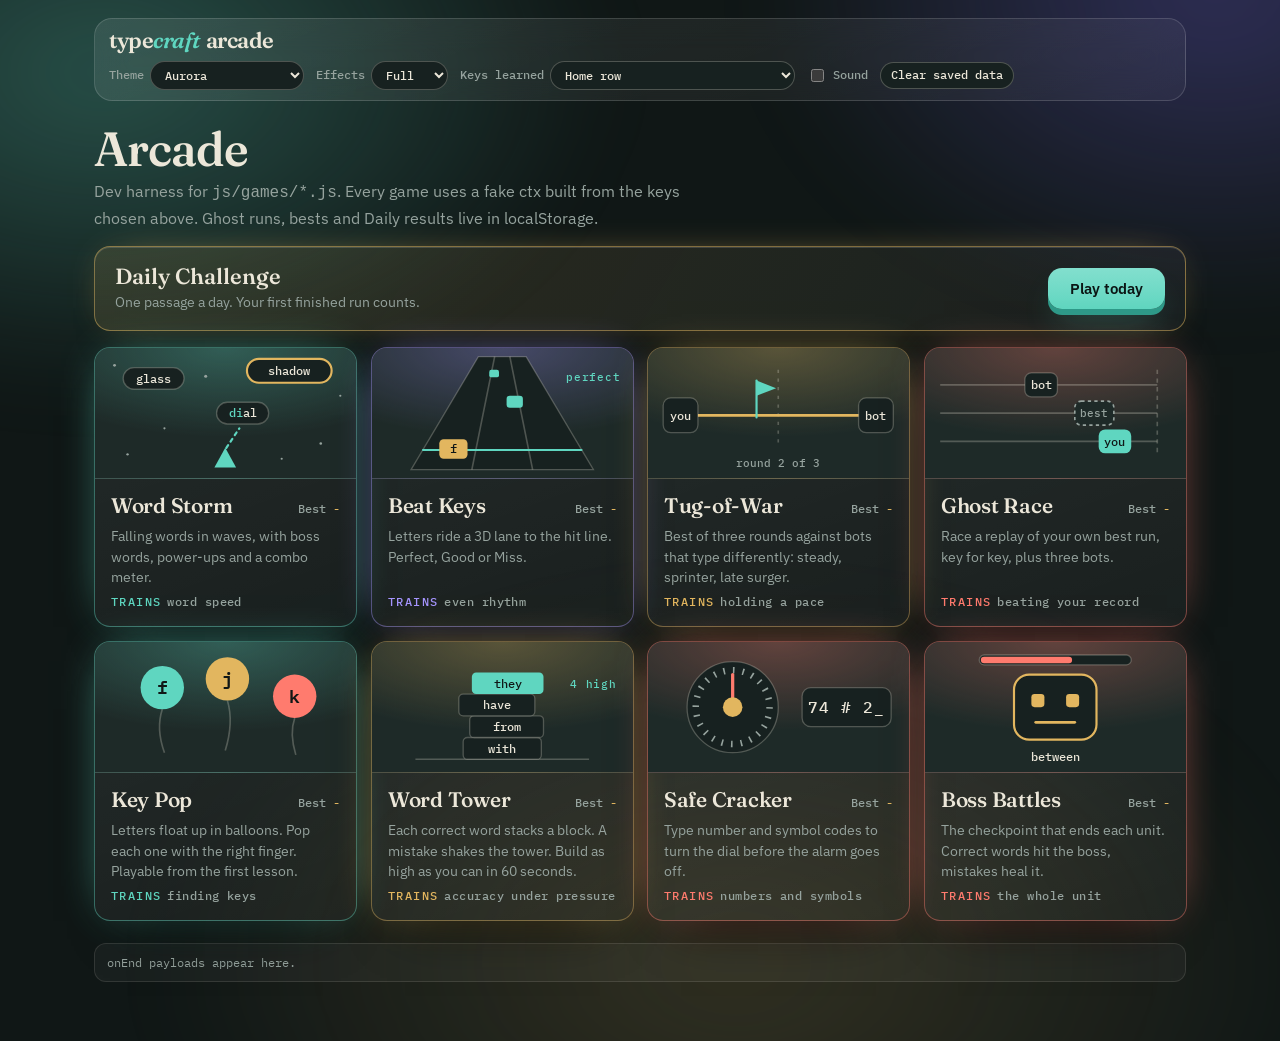
<file: games-dev.html>
<!doctype html>
<html lang="en">
<head>
<meta charset="utf-8">
<meta name="viewport" content="width=device-width, initial-scale=1, viewport-fit=cover">
<title>TypeCraft arcade - dev harness</title>
<link rel="stylesheet" href="https://fonts.googleapis.com/css2?family=Fraunces:ital,opsz,wght@0,9..144,400..700;1,9..144,400..700&family=IBM+Plex+Mono:wght@400;500;600&family=IBM+Plex+Sans:wght@400;500;600&display=swap">
<style>
/* Design tokens and themes, copied from docs/design-preview.html */
:root{
  color-scheme:dark;
  /* ink (dark) theme, the brand's first look */
  --bg:#101716; --surface:#172120; --raise:#1e2a28;
  --text:#ece7d9; --muted:#96a39e;
  --line:rgba(236,231,217,.12); --line-strong:rgba(236,231,217,.26);
  --teal:#5fd6c0; --teal-deep:#2e9a89; --teal-ink:#0b1514; --teal-soft:rgba(95,214,192,.13);
  --brass:#e2b65f; --brass-ink:#201503; --brass-soft:rgba(226,182,95,.14);
  --red:#ff7b6e; --red-soft:rgba(255,123,110,.16);
  --shadow:rgba(0,0,0,.55);
  /* physical objects keep their own colours in both themes */
  --mach:#17322e; --mach-hi:#27544d; --mach-lo:#0a1715; --mach-text:#d9e6e1; --mach-muted:#8fb0a8; --mach-brass:#e2b65f;
  --sheet:#f6f0e1; --sheet-ink:#26221b; --sheet-dry:#4b4437; --sheet-pending:#aaa08b; --sheet-meta:#7b725e; --sheet-red:#c23b2b; --sheet-teal:#0b6e63;
  --odo-bg:#0a0d0c; --odo-fg:#f3ecd9;
  --kt:#253532; --kt-hi:#364c46; --ks:#060b0a; --kl:#ece7d9; --kg:#5fd6c0;
  --display:'Fraunces',Georgia,'Times New Roman',serif;
  --sans:'IBM Plex Sans',system-ui,-apple-system,'Segoe UI',sans-serif;
  --mono:'IBM Plex Mono',ui-monospace,'SF Mono',Menlo,Consolas,monospace;
}
@media (prefers-color-scheme: light){
  :root:not([data-theme="dark"]){
    color-scheme:light;
    --bg:#f0ebdf; --surface:#faf7ef; --raise:#ffffff;
    --text:#1f1c16; --muted:#645e51;
    --line:rgba(48,40,22,.15); --line-strong:rgba(48,40,22,.32);
    --teal:#0b6e63; --teal-deep:#07504a; --teal-ink:#faf7ef; --teal-soft:rgba(11,110,99,.11);
    --brass:#8f6210; --brass-ink:#fff8e8; --brass-soft:rgba(143,98,16,.12);
    --red:#bf3a2b; --red-soft:rgba(191,58,43,.12);
    --shadow:rgba(70,52,20,.3);
  }
}
:root[data-theme="light"]{
  color-scheme:light;
  --bg:#f0ebdf; --surface:#faf7ef; --raise:#ffffff;
  --text:#1f1c16; --muted:#645e51;
  --line:rgba(48,40,22,.15); --line-strong:rgba(48,40,22,.32);
  --teal:#0b6e63; --teal-deep:#07504a; --teal-ink:#faf7ef; --teal-soft:rgba(11,110,99,.11);
  --brass:#8f6210; --brass-ink:#fff8e8; --brass-soft:rgba(143,98,16,.12);
  --red:#bf3a2b; --red-soft:rgba(191,58,43,.12);
  --shadow:rgba(70,52,20,.3);
}
:root{--g1:rgba(95,214,192,.30);--g2:rgba(126,108,255,.28);--g3:rgba(226,182,95,.16);--glass:rgba(255,255,255,.04);--glass-2:rgba(255,255,255,.09);--glass-line:rgba(255,255,255,.15);--grid:rgba(95,214,192,.16);--violet:#a594ff;--deep:rgba(0,0,0,.8)}
@media (prefers-color-scheme: light){:root:not([data-theme="dark"]){--g1:rgba(11,110,99,.22);--g2:rgba(104,84,220,.18);--g3:rgba(190,140,40,.18);--glass:rgba(255,255,255,.55);--glass-2:rgba(255,255,255,.9);--glass-line:rgba(48,40,22,.16);--grid:rgba(11,110,99,.14);--violet:#5a45c8;--deep:rgba(70,52,20,.4)}}
:root[data-theme="light"]{--g1:rgba(11,110,99,.22);--g2:rgba(104,84,220,.18);--g3:rgba(190,140,40,.18);--glass:rgba(255,255,255,.55);--glass-2:rgba(255,255,255,.9);--glass-line:rgba(48,40,22,.16);--grid:rgba(11,110,99,.14);--violet:#5a45c8;--deep:rgba(70,52,20,.4)}
:root[data-bg]{color-scheme:dark}
:root[data-bg="neon"]{--bg:#0b0618;--surface:#150b2b;--raise:#1d1038;--text:#f5eeff;--muted:#ac9fcc;--teal:#ff5fd2;--teal-deep:#b3308f;--teal-ink:#1c0424;--teal-soft:rgba(255,95,210,.14);--violet:#4de3ff;--g1:rgba(255,95,210,.34);--g2:rgba(77,227,255,.26);--g3:rgba(140,80,255,.30);--grid:rgba(255,95,210,.45);--mach:#2a1650;--mach-hi:#4b2b88;--mach-lo:#10071f;--mach-muted:#b9a6e8}
:root[data-bg="space"]{--bg:#04060d;--surface:#0c1120;--raise:#131a2e;--text:#eaf1ff;--muted:#93a1bd;--teal:#8fc7ff;--teal-deep:#3f78c4;--teal-ink:#06101f;--teal-soft:rgba(143,199,255,.14);--violet:#b69cff;--g1:rgba(80,130,255,.26);--g2:rgba(150,90,255,.24);--g3:rgba(60,200,255,.12);--mach:#1b2740;--mach-hi:#2f4470;--mach-lo:#090e1a;--mach-muted:#9db3d9}
:root[data-bg="sunset"]{--bg:#170b10;--surface:#22111a;--raise:#2c1722;--text:#fff0e6;--muted:#c4a39b;--teal:#ff9d5c;--teal-deep:#c2622a;--teal-ink:#2a0f02;--teal-soft:rgba(255,157,92,.15);--violet:#ff5e8a;--brass:#ffd166;--g1:rgba(255,140,70,.34);--g2:rgba(255,80,130,.28);--g3:rgba(255,200,90,.22);--grid:rgba(255,150,90,.26);--mach:#4a1f2a;--mach-hi:#7a3442;--mach-lo:#1c0a10;--mach-muted:#e0b0a8}
:root[data-bg="ocean"]{--bg:#03121a;--surface:#082029;--raise:#0d2b36;--text:#e6fbff;--muted:#8fb4bd;--teal:#4fe0e6;--teal-deep:#1c98a3;--teal-ink:#021418;--teal-soft:rgba(79,224,230,.14);--violet:#6aa2ff;--g1:rgba(60,220,230,.28);--g2:rgba(60,120,255,.28);--g3:rgba(40,255,200,.14);--mach:#0f3440;--mach-hi:#1d5868;--mach-lo:#061a21;--mach-muted:#9fd0d8}
:root[data-bg="letters"]{--bg:#070b0a;--surface:#101716;--raise:#172120;--g1:rgba(95,214,192,.20);--g2:rgba(126,108,255,.14);--g3:rgba(226,182,95,.10)}
:root[data-bg="gold"]{--bg:#0c0a07;--surface:#17140e;--raise:#201c14;--text:#f6eedb;--muted:#a99f88;--teal:#e9c46a;--teal-deep:#9c7a2b;--teal-ink:#221703;--teal-soft:rgba(233,196,106,.14);--violet:#fff1c9;--brass:#f0975a;--brass-ink:#2a1002;--brass-soft:rgba(240,151,90,.14);--g1:rgba(233,196,106,.26);--g2:rgba(240,150,90,.18);--g3:rgba(255,235,170,.12);--grid:rgba(233,196,106,.20);--mach:#262219;--mach-hi:#463e2c;--mach-lo:#0b0a07;--mach-muted:#c9bb96}

/* harness page only */
*{box-sizing:border-box}
body{margin:0;background-color:var(--bg);color:var(--text);font-family:var(--sans);font-size:16px;line-height:1.55;-webkit-font-smoothing:antialiased;min-height:100vh}
body::before{content:"";position:fixed;inset:-25%;z-index:0;pointer-events:none;background:radial-gradient(38% 34% at 22% 22%,var(--g1),transparent 70%),radial-gradient(34% 34% at 80% 16%,var(--g2),transparent 70%),radial-gradient(44% 40% at 55% 88%,var(--g3),transparent 70%);filter:blur(40px);animation:aurora 16s ease-in-out infinite alternate}
@keyframes aurora{to{transform:translate3d(5%,-4%,0) rotate(10deg) scale(1.1)}}
:root[data-fx="light"] body::before{animation:none}
:root[data-fx="off"] body::before{animation:none;filter:none}
.wrap{position:relative;z-index:1;max-width:1120px;margin:0 auto;padding:18px max(14px,env(safe-area-inset-left,0px)) 60px;display:flex;flex-direction:column;gap:22px}
.top{display:flex;align-items:center;justify-content:space-between;gap:10px 16px;flex-wrap:wrap;padding:10px 14px;border:1px solid var(--glass-line);border-radius:18px;background:linear-gradient(160deg,var(--glass-2),var(--glass));backdrop-filter:blur(16px);-webkit-backdrop-filter:blur(16px)}
.brand{font:600 22px/1 var(--display);letter-spacing:-.02em;margin:0}
.brand em{color:var(--teal);font-style:italic}
.ctl{display:flex;gap:8px 12px;flex-wrap:wrap;align-items:center;font:500 12px/1.2 var(--mono);color:var(--muted)}
.ctl label{display:flex;gap:6px;align-items:center}
.ctl select,.ctl button{font:500 12px/1.2 var(--mono);color:var(--text);background:var(--surface);border:1px solid var(--line-strong);border-radius:999px;padding:5px 10px}
h1{margin:0;font:560 clamp(30px,5vw,48px)/1.08 var(--display);letter-spacing:-.02em;background:linear-gradient(100deg,var(--text) 18%,var(--teal) 58%,var(--violet) 96%);-webkit-background-clip:text;background-clip:text;color:transparent}
.lede{margin:4px 0 0;color:var(--muted);max-width:64ch}
#log{margin:0;padding:10px 12px;border-radius:12px;border:1px solid var(--line);background:var(--glass);font:12px/1.45 var(--mono);color:var(--muted);white-space:pre-wrap;word-break:break-word;max-height:180px;overflow:auto}
[hidden]{display:none!important}
</style>
<link rel="stylesheet" href="css/games.css">
</head>
<body>
<div class="wrap">
  <header class="top">
    <p class="brand">type<em>craft</em> arcade</p>
    <div class="ctl">
      <label>Theme <select id="theme">
        <option value="aurora">Aurora</option><option value="letters">Floating letters</option><option value="neon">Neon grid</option>
        <option value="space">Deep space</option><option value="sunset">Sunset</option><option value="ocean">Ocean</option>
        <option value="gold">Black and gold</option><option value="paper">Paper</option></select></label>
      <label>Effects <select id="fx"><option value="full">Full</option><option value="light">Light</option><option value="off">Off</option></select></label>
      <label>Keys learned <select id="keys">
        <option value="home">Home row</option><option value="top">Home + top row</option><option value="all">All letters, numbers, symbols</option></select></label>
      <label><input type="checkbox" id="snd"> Sound</label>
      <button type="button" id="reset">Clear saved data</button>
    </div>
  </header>

  <section id="arcade">
    <h1>Arcade</h1>
    <p class="lede">Dev harness for <code>js/games/*.js</code>. Every game uses a fake ctx built from the keys chosen above. Ghost runs, bests and Daily results live in localStorage.</p>
    <div style="height:16px"></div>
    <div class="tcg-daily" id="daily">
      <div><h3>Daily Challenge</h3><p id="dailyNote">One passage a day. Your first finished run counts.</p></div>
      <button type="button" class="tcg-btn" id="dailyGo">Play today</button>
    </div>
    <div style="height:16px"></div>
    <div class="tcg-cards" id="cards"></div>
  </section>

  <section id="play" hidden></section>
  <pre id="log" aria-label="Last onEnd payload">onEnd payloads appear here.</pre>
</div>

<script src="js/games/core.js"></script>
<script src="js/games/storm.js"></script>
<script src="js/games/beat.js"></script>
<script src="js/games/tug.js"></script>
<script src="js/games/ghost.js"></script>
<script src="js/games/pop.js"></script>
<script src="js/games/tower.js"></script>
<script src="js/games/safe.js"></script>
<script src="js/games/boss.js"></script>
<script src="js/games/daily.js"></script>
<script>
(function(){
  'use strict';
  var G = window.TC_GAMES, root = document.documentElement;
  var $ = function(s){ return document.querySelector(s); };
  var PRESETS = {
    home: { chars: 'asdfghjkl;', digits: false, symbols: '',
      words: 'a as ask asks add adds all alas dad dads fad fads fall falls flask gag gal gall gash glad glass had has hall half jag lad lads lag lash sad sag salad shall slag flag flash dash gas hag'.split(' ') },
    top: { chars: 'asdfghjkl;eirtwoupyq', digits: false, symbols: '',
      words: 'the that this with they their there were where what write white quite tower water power report sugar ready story right three great type fruit stage paper title hold food would yellow photo forty party pretty sorry'.split(' ') },
    all: { chars: 'abcdefghijklmnopqrstuvwxyz0123456789;,./#$%&*-+=', digits: true, symbols: ';,./#$%&*-+=',
      words: 'between keyboard practice journey zebra quickly mixture jacket velvet wizard bronze oxygen puzzle fixed movie crazy brave quiet number dozen jumping vivid exact black value'.split(' ') }
  };
  var BOSSES = [
    { id: 'l16', title: 'Boss: Home row', words: { phase1: 'as ad all add sad lad fad has'.split(' '), phase2: 'flask glass salad shall flash'.split(' '), phase3: 'flasks salads glasses'.split(' ') } },
    { id: 'l28', title: 'Boss: Top row', words: { phase1: 'the we it or up to'.split(' '), phase2: 'tower water quite trope'.split(' '), phase3: 'typewriter repertoire'.split(' ') } }
  ];
  var DAILY_TEXTS = [
    'A quiet desk, a warm cup of tea and a steady rhythm on the keys make a good start to the day.',
    'The old typewriter rang its little bell at the end of every line, and the paper rolled up one more step.',
    'Practice is not about speed at first. It is about calm hands that know where every key lives.',
    'Rain tapped on the window while she typed, and soon the two rhythms seemed to keep time together.',
    'Small steps every day add up. Ten careful minutes beat an hour of rushing and guessing.'
  ];
  function store(k, v){ try{ if(v === undefined) return JSON.parse(localStorage.getItem(k) || 'null'); localStorage.setItem(k, JSON.stringify(v)); }catch(e){ return null; } }

  /* sound: tiny Web Audio beeps */
  var ac = null;
  function sound(name){
    if(!$('#snd').checked) return;
    try{
      ac = ac || new (window.AudioContext || window.webkitAudioContext)();
      var f = { key: 520, error: 160, ding: 880, win: 660, lose: 220, pop: 740, tick: 1200 }[name] || 440;
      var o = ac.createOscillator(), g = ac.createGain(), t = ac.currentTime;
      o.frequency.value = f; o.type = name === 'error' ? 'square' : 'sine';
      g.gain.setValueAtTime(name === 'key' ? 0.03 : 0.06, t); g.gain.exponentialRampToValueAtTime(0.0001, t + (name === 'win' ? 0.4 : 0.09));
      o.connect(g); g.connect(ac.destination); o.start(t); o.stop(t + 0.42);
    }catch(e){}
  }

  /* settings */
  function setTheme(v){
    root.removeAttribute('data-bg'); root.removeAttribute('data-theme');
    if(v === 'paper') root.setAttribute('data-theme', 'light');
    else { root.setAttribute('data-theme', 'dark'); if(v !== 'aurora') root.setAttribute('data-bg', v); }
  }
  var params = new URLSearchParams(location.search);
  ['theme', 'fx', 'keys'].forEach(function(k){ var v = params.get(k) || store('tcDev:' + k); if(v && $('#' + k).querySelector('option[value="' + v + '"]')) $('#' + k).value = v; });
  setTheme($('#theme').value); root.setAttribute('data-fx', $('#fx').value);
  $('#theme').addEventListener('change', function(){ store('tcDev:theme', this.value); setTheme(this.value); if(current) remount(); });
  $('#fx').addEventListener('change', function(){ store('tcDev:fx', this.value); root.setAttribute('data-fx', this.value); if(current) remount(); });
  $('#keys').addEventListener('change', function(){ store('tcDev:keys', this.value); if(current) remount(); });
  $('#reset').addEventListener('click', function(){
    Object.keys(localStorage).filter(function(k){ return k.indexOf('tcDev') === 0 && k.indexOf('tcDev:') !== 0; }).forEach(function(k){ localStorage.removeItem(k); });
    renderCards(); log('Cleared bests, ghosts and daily history.');
  });

  function log(x){ $('#log').textContent = typeof x === 'string' ? x : JSON.stringify(x, null, 1); }
  function bests(){ return store('tcDevBest') || {}; }

  function makeCtx(id){
    var p = PRESETS[$('#keys').value] || PRESETS.home;
    return {
      words: p.words.slice(), chars: p.chars, digits: p.digits, symbols: p.symbols,
      best: bests()[id] != null ? bests()[id] : null, effects: $('#fx').value, sound: sound,
      bosses: $('#keys').value === 'home' ? BOSSES.slice(0, 1) : BOSSES.slice(),
      loadGhost: function(k){ return store('tcDevGhost:' + k); },
      saveGhost: function(k, obj){ var s = JSON.stringify(obj); if(s.length > 20480) throw new Error('ghost too big'); localStorage.setItem('tcDevGhost:' + k, s); },
      onEnd: function(r){
        log(Object.assign({ game: id }, r));
        var b = bests(); if(typeof r.score === 'number' && (b[id] == null || r.score > b[id])){ b[id] = r.score; store('tcDevBest', b); }
      },
      onBack: back
    };
  }
  var current = null, handle = null;
  function mountGame(id){
    var play = $('#play');
    if(handle){ handle.destroy(); handle = null; }
    $('#arcade').hidden = true; play.hidden = false; current = id;
    if(id === 'daily'){
      var hist = store('tcDevDaily') || [], date = G.daily.today();
      var ctx = makeCtx('daily');
      ctx.texts = DAILY_TEXTS; ctx.date = date; ctx.history = hist; ctx.done = hist.some(function(h){ return h.date === date; });
      var onEnd = ctx.onEnd;
      ctx.onEnd = function(r){ onEnd(r); if(r.counted){ var h = store('tcDevDaily') || []; h.push({ date: r.date, wpm: r.stats.wpm, accuracy: r.stats.accuracy }); store('tcDevDaily', h); } };
      handle = G.daily.mount(play, ctx);
    } else {
      var gctx = makeCtx(id);
      if(id === 'boss' && params.get('lesson')) gctx.bossLesson = BOSSES[0]; /* course mode, as a boss lesson mounts it */
      handle = G.get(id).mount(play, gctx);
      window.__game = handle;
    }
    window.scrollTo(0, 0);
  }
  function remount(){ if(current) mountGame(current); }
  function back(){ if(handle){ handle.destroy(); handle = null; } current = null; $('#play').hidden = true; $('#arcade').hidden = false; renderCards(); }

  function renderCards(){
    var b = bests(), wrap = $('#cards'); wrap.innerHTML = '';
    G.ORDER.map(G.get).filter(Boolean).forEach(function(g){
      var card = document.createElement('button'); card.type = 'button'; card.className = 'tcg-card'; card.setAttribute('data-accent', g.accent || 'teal');
      card.setAttribute('aria-label', g.title + '. ' + g.blurb);
      card.innerHTML = g.scene + '<div class="tcg-card-body"><div class="tcg-card-top"><h3>' + g.title + '</h3><span class="tcg-card-best">Best <b>' + (b[g.id] != null ? b[g.id] : '-') + '</b></span></div>' +
        '<p>' + g.blurb + '</p><div class="tcg-trains"><span>Trains</span>' + g.trains + '</div></div>';
      card.addEventListener('click', function(){ mountGame(g.id); });
      card.addEventListener('pointermove', function(e){
        if(root.getAttribute('data-fx') !== 'full' || (e.pointerType && e.pointerType !== 'mouse')) return;
        var r = card.getBoundingClientRect(), x = (e.clientX - r.left) / r.width, y = (e.clientY - r.top) / r.height;
        card.style.setProperty('--tcg-ry', ((x - 0.5) * 10).toFixed(2) + 'deg'); card.style.setProperty('--tcg-rx', ((0.5 - y) * 8).toFixed(2) + 'deg');
        card.style.setProperty('--tcg-gx', (x * 100).toFixed(0) + '%'); card.style.setProperty('--tcg-gy', (y * 100).toFixed(0) + '%'); card.style.setProperty('--tcg-go', 1);
      });
      card.addEventListener('pointerleave', function(){ card.style.setProperty('--tcg-rx', '0deg'); card.style.setProperty('--tcg-ry', '0deg'); card.style.setProperty('--tcg-go', 0); });
      wrap.appendChild(card);
    });
    var hist = store('tcDevDaily') || [], today = G.daily.today(), done = hist.some(function(h){ return h.date === today; });
    $('#dailyNote').textContent = done ? 'Today is counted. You can still practise the passage.' : 'One passage a day. Your first finished run counts.';
    $('#dailyGo').textContent = done ? 'Practise today' : 'Play today';
  }
  $('#dailyGo').addEventListener('click', function(){ mountGame('daily'); });
  renderCards();
  if(params.get('game')) mountGame(params.get('game'));
})();
</script>
</body>
</html>
</file>
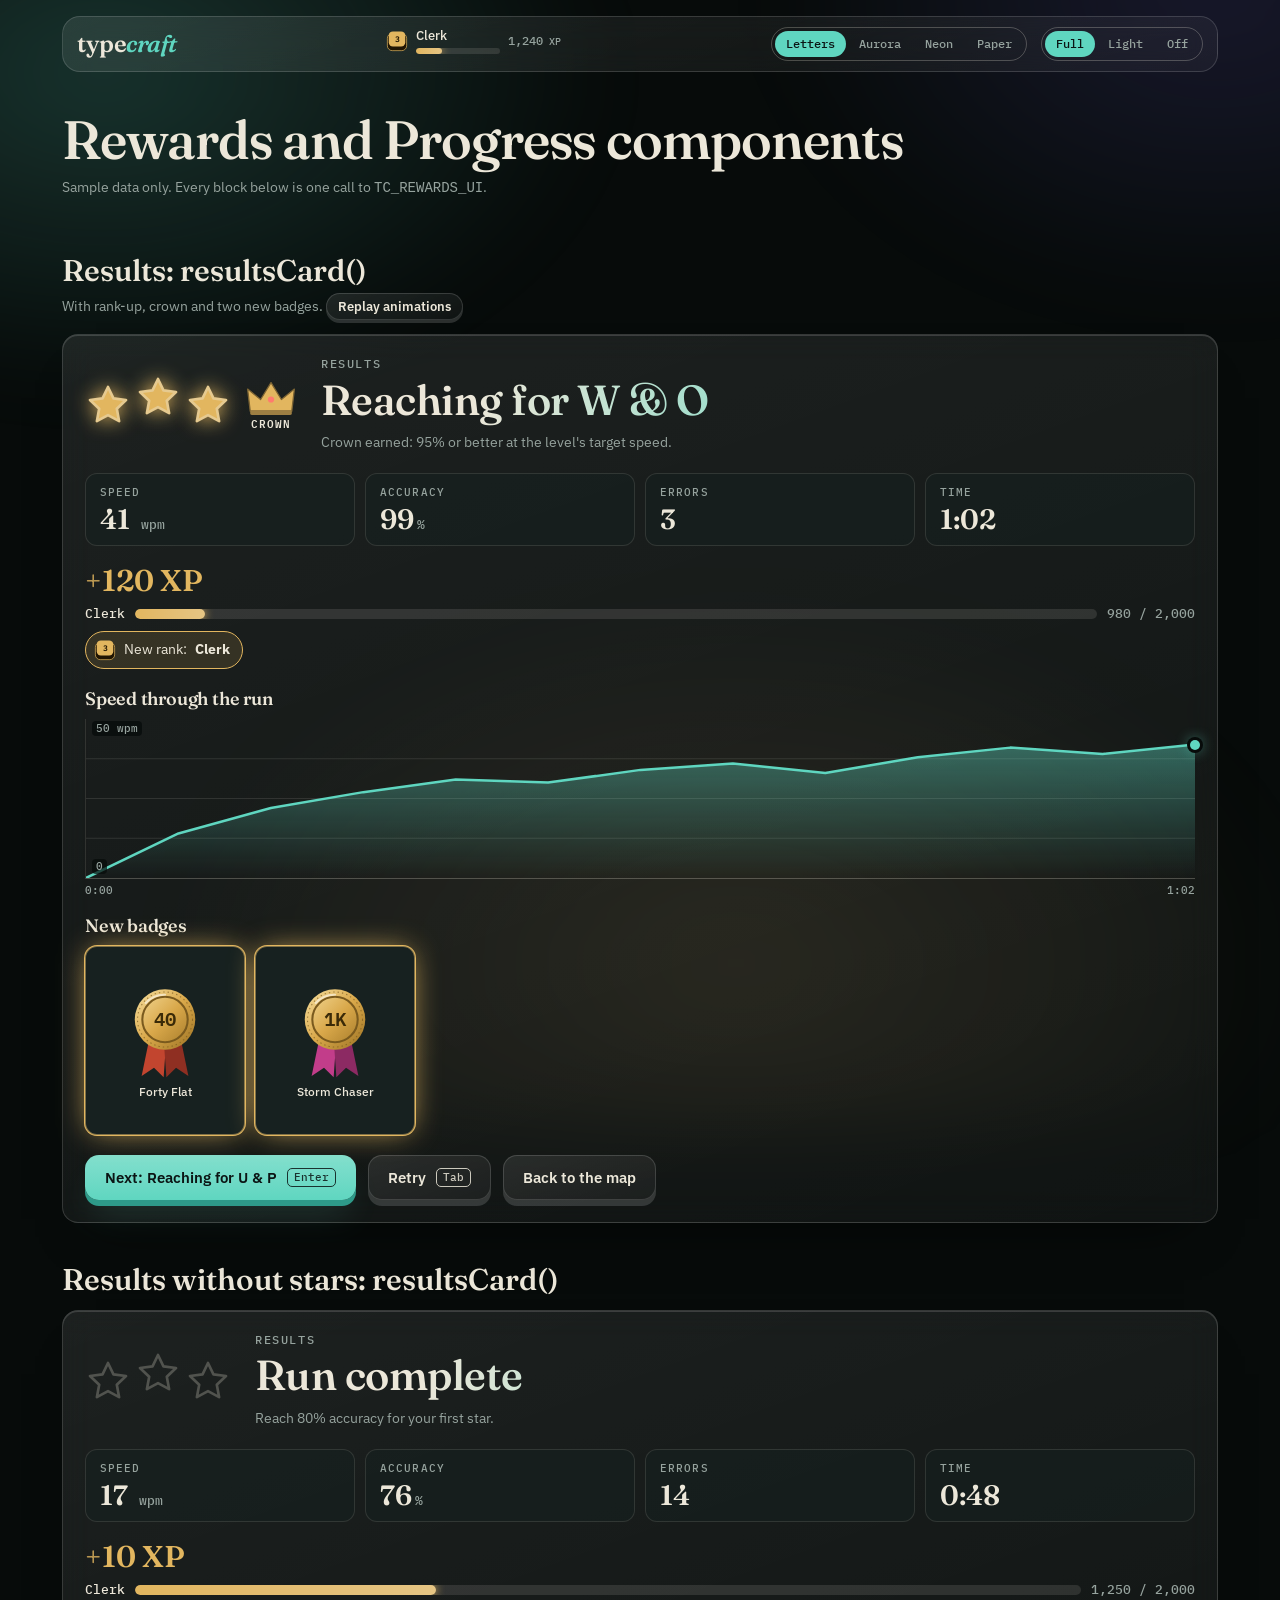
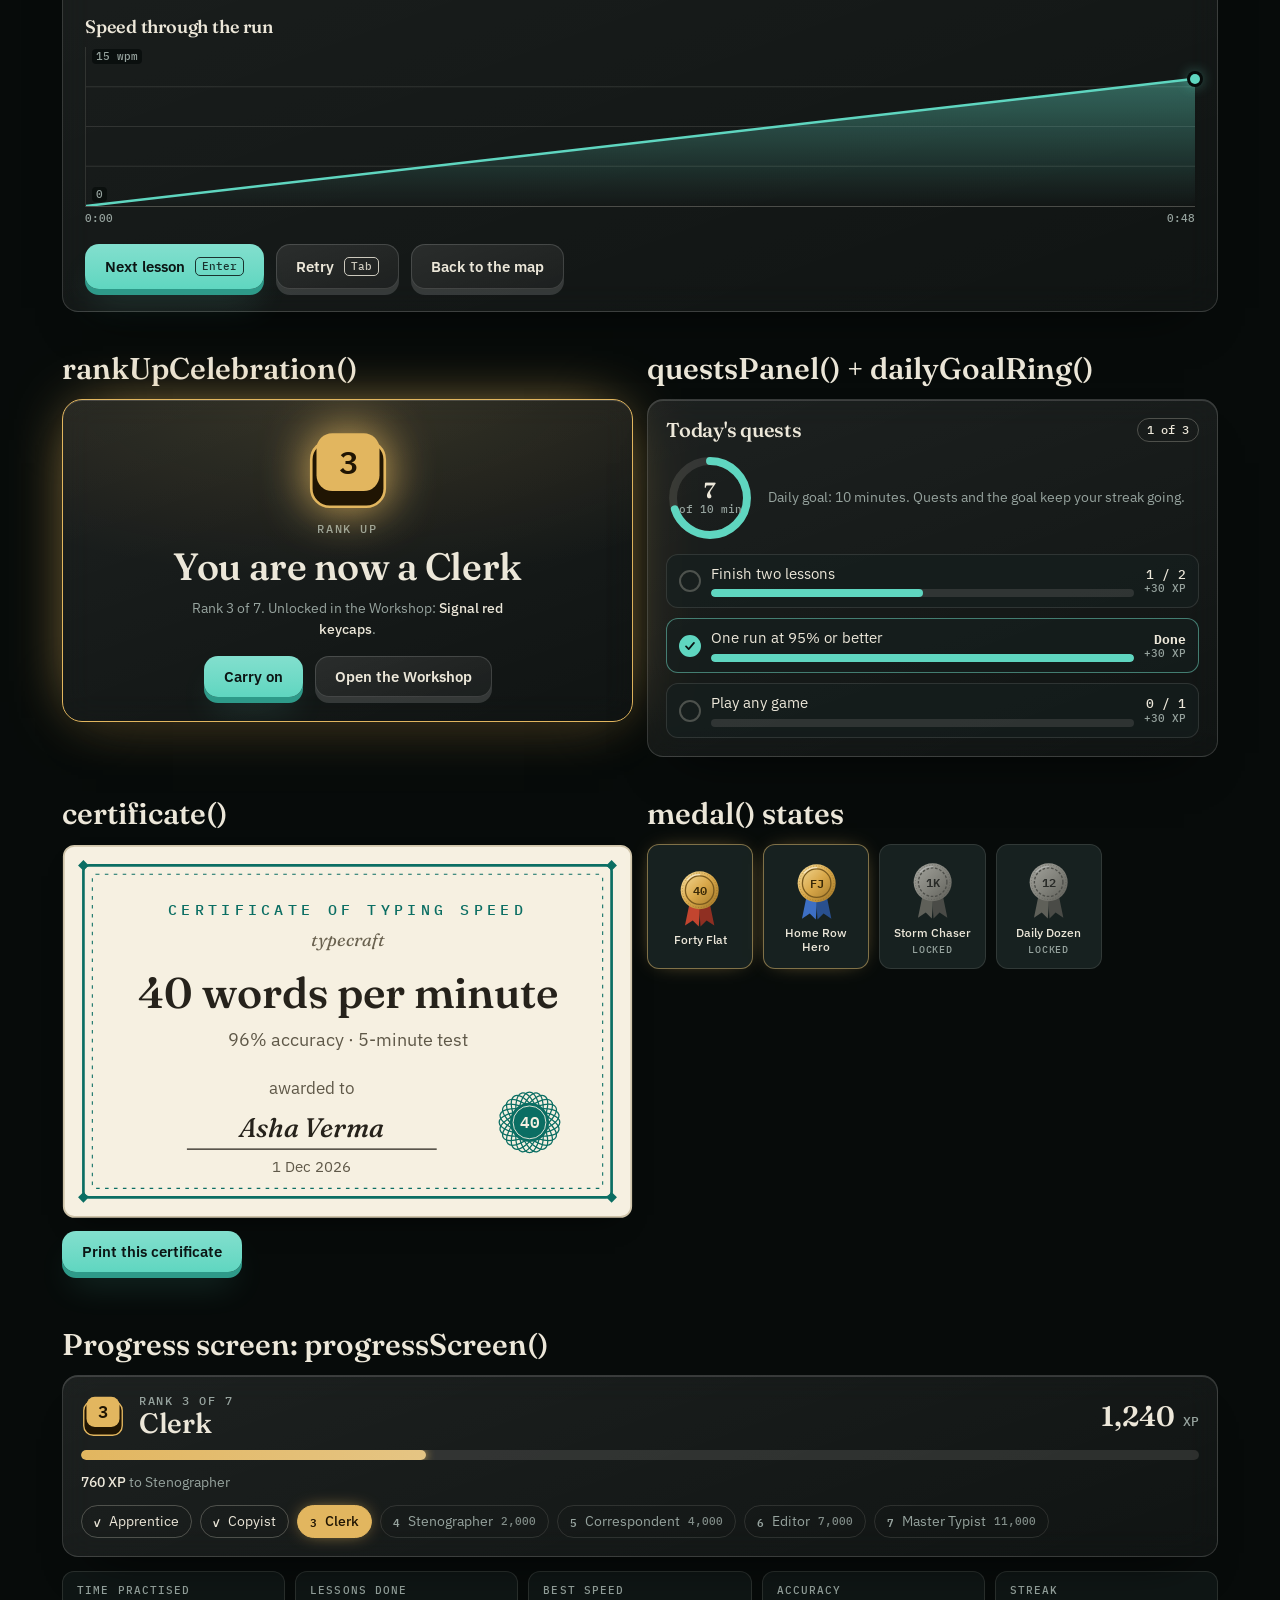
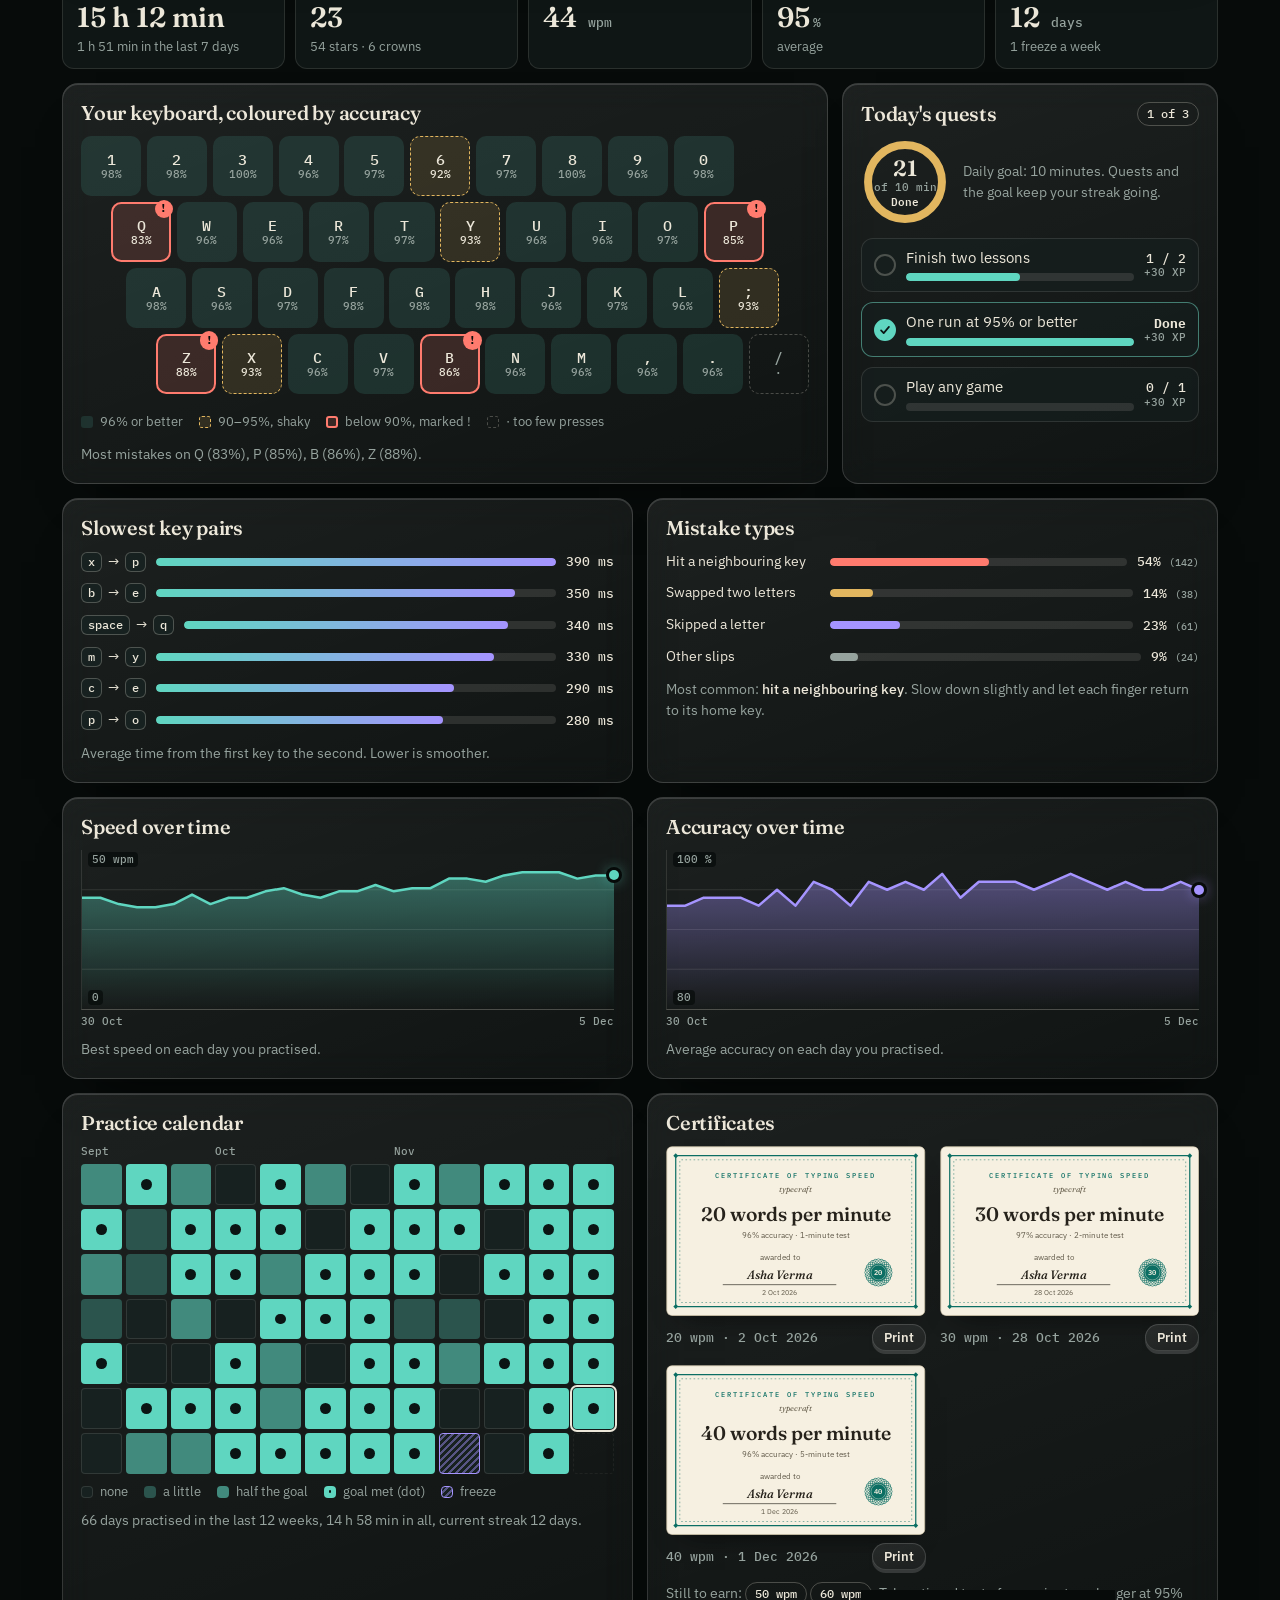
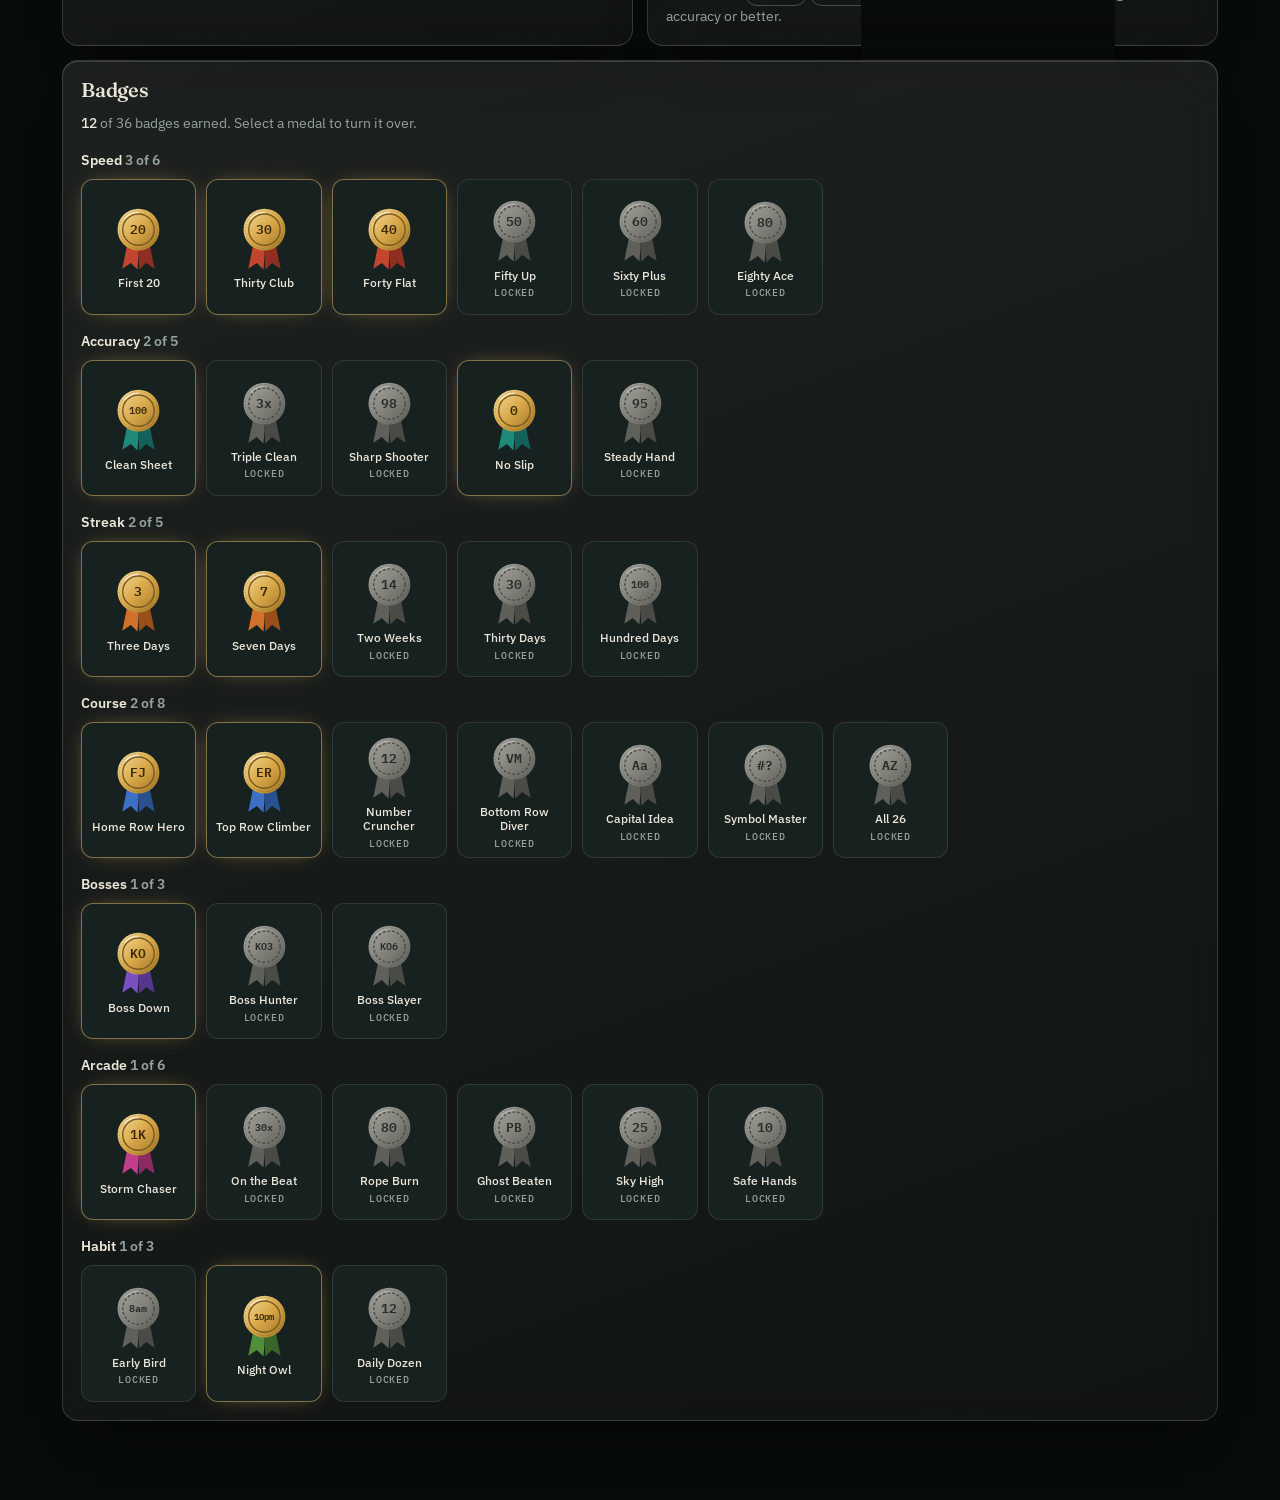
<file: rewards-dev.html>
<!doctype html>
<html lang="en" data-bg="letters" data-fx="full">
<head>
<meta charset="utf-8">
<meta name="viewport" content="width=device-width, initial-scale=1">
<title>TypeCraft rewards UI: dev harness</title>
<link rel="stylesheet" href="https://fonts.googleapis.com/css2?family=Fraunces:ital,opsz,wght@0,9..144,400..700;1,9..144,400..700&family=IBM+Plex+Mono:wght@400;500;600&family=IBM+Plex+Sans:wght@400;500;600&display=swap">
<style>
/* Tokens copied from docs/design-preview.html (base :root, glass pass, themes).
   In the app these live in css/app.css. Paper = the preview's light values. */
:root{
  color-scheme:dark;
  --bg:#101716; --surface:#172120; --raise:#1e2a28;
  --text:#ece7d9; --muted:#96a39e;
  --line:rgba(236,231,217,.12); --line-strong:rgba(236,231,217,.26);
  --teal:#5fd6c0; --teal-deep:#2e9a89; --teal-ink:#0b1514; --teal-soft:rgba(95,214,192,.13);
  --brass:#e2b65f; --brass-ink:#201503; --brass-soft:rgba(226,182,95,.14);
  --red:#ff7b6e; --red-soft:rgba(255,123,110,.16);
  --mach:#17322e; --mach-hi:#27544d; --mach-lo:#0a1715; --mach-text:#d9e6e1; --mach-muted:#8fb0a8; --mach-brass:#e2b65f;
  --sheet:#f6f0e1; --sheet-ink:#26221b;
  --display:'Fraunces',Georgia,'Times New Roman',serif;
  --sans:'IBM Plex Sans',system-ui,-apple-system,'Segoe UI',sans-serif;
  --mono:'IBM Plex Mono',ui-monospace,'SF Mono',Menlo,Consolas,monospace;
  --g1:rgba(95,214,192,.30);--g2:rgba(126,108,255,.28);--g3:rgba(226,182,95,.16);--glass:rgba(255,255,255,.04);--glass-2:rgba(255,255,255,.09);--glass-line:rgba(255,255,255,.15);--violet:#a594ff;--deep:rgba(0,0,0,.8)
}
:root[data-bg="letters"]{--bg:#070b0a;--surface:#101716;--raise:#172120;--g1:rgba(95,214,192,.20);--g2:rgba(126,108,255,.14);--g3:rgba(226,182,95,.10)}
:root[data-bg="neon"]{--bg:#0b0618;--surface:#150b2b;--raise:#1d1038;--text:#f5eeff;--muted:#ac9fcc;--teal:#ff5fd2;--teal-deep:#b3308f;--teal-ink:#1c0424;--teal-soft:rgba(255,95,210,.14);--violet:#4de3ff;--g1:rgba(255,95,210,.34);--g2:rgba(77,227,255,.26);--g3:rgba(140,80,255,.30);--mach:#2a1650;--mach-hi:#4b2b88;--mach-lo:#10071f;--mach-muted:#b9a6e8}
:root[data-bg="paper"]{color-scheme:light;
  --bg:#f0ebdf; --surface:#faf7ef; --raise:#ffffff;
  --text:#1f1c16; --muted:#645e51;
  --line:rgba(48,40,22,.15); --line-strong:rgba(48,40,22,.32);
  --teal:#0b6e63; --teal-deep:#07504a; --teal-ink:#faf7ef; --teal-soft:rgba(11,110,99,.11);
  --brass:#8f6210; --brass-ink:#fff8e8; --brass-soft:rgba(143,98,16,.12);
  --red:#bf3a2b; --red-soft:rgba(191,58,43,.12);
  --g1:rgba(11,110,99,.22);--g2:rgba(104,84,220,.18);--g3:rgba(190,140,40,.18);--glass:rgba(255,255,255,.55);--glass-2:rgba(255,255,255,.9);--glass-line:rgba(48,40,22,.16);--violet:#5a45c8;--deep:rgba(70,52,20,.4)}

/* harness page chrome */
*{box-sizing:border-box}
body{margin:0;background:var(--bg);color:var(--text);font:16px/1.55 var(--sans);-webkit-font-smoothing:antialiased}
body::before{content:"";position:fixed;inset:-25%;z-index:0;pointer-events:none;background:radial-gradient(38% 34% at 22% 22%,var(--g1),transparent 70%),radial-gradient(34% 34% at 80% 16%,var(--g2),transparent 70%),radial-gradient(44% 40% at 55% 88%,var(--g3),transparent 70%);filter:blur(40px);animation:aurora 16s ease-in-out infinite alternate}
@keyframes aurora{to{transform:translate3d(5%,-4%,0) rotate(10deg) scale(1.1)}}
:root[data-fx="light"] body::before{animation:none}
:root[data-fx="off"] body::before{animation:none;filter:none}
@media (prefers-reduced-motion:reduce){body::before{animation:none}}
.wrap{position:relative;z-index:1;max-width:1180px;margin:0 auto;padding:16px max(12px,env(safe-area-inset-left)) 80px;display:flex;flex-direction:column;gap:40px}
.bar{display:flex;align-items:center;justify-content:space-between;gap:10px 16px;flex-wrap:wrap;padding:10px 14px;border-radius:18px;border:1px solid var(--glass-line);background:linear-gradient(160deg,var(--glass-2),var(--glass));backdrop-filter:blur(16px);-webkit-backdrop-filter:blur(16px)}
.brand{font:600 24px/1 var(--display);letter-spacing:-.02em}
.brand em{color:var(--teal);font-style:italic}
.ctl{display:flex;gap:8px 14px;flex-wrap:wrap;align-items:center}
.seg{display:inline-flex;flex-wrap:wrap;border:1px solid var(--line-strong);border-radius:999px;padding:3px;gap:2px}
.seg button{border:0;background:none;border-radius:999px;padding:6px 11px;font:500 12px/1.2 var(--mono);color:var(--muted);cursor:pointer}
.seg button[aria-pressed="true"]{background:var(--teal);color:var(--teal-ink)}
:focus-visible{outline:2px solid var(--teal);outline-offset:2px}
h1{font:560 clamp(30px,5vw,54px)/1.05 var(--display);margin:0;letter-spacing:-.02em}
h2.sec{font:560 clamp(22px,3vw,30px)/1.1 var(--display);margin:0 0 14px}
.sec-note{margin:-8px 0 14px;color:var(--muted);font-size:14px}
.grid2{display:grid;grid-template-columns:repeat(auto-fit,minmax(min(340px,100%),1fr));gap:14px;align-items:start}
.log{font:500 12px/1.4 var(--mono);color:var(--muted);min-height:1.4em}
</style>
<link rel="stylesheet" href="css/rewards.css">
</head>
<body>
<div class="wrap">
  <header class="bar">
    <span class="brand">type<em>craft</em></span>
    <div id="rankbar"></div>
    <div class="ctl">
      <div class="seg" role="group" aria-label="Theme">
        <button type="button" data-set-bg="letters" aria-pressed="true">Letters</button>
        <button type="button" data-set-bg="aurora" aria-pressed="false">Aurora</button>
        <button type="button" data-set-bg="neon" aria-pressed="false">Neon</button>
        <button type="button" data-set-bg="paper" aria-pressed="false">Paper</button>
      </div>
      <div class="seg" role="group" aria-label="Effects">
        <button type="button" data-set-fx="full" aria-pressed="true">Full</button>
        <button type="button" data-set-fx="light" aria-pressed="false">Light</button>
        <button type="button" data-set-fx="off" aria-pressed="false">Off</button>
      </div>
    </div>
  </header>

  <div>
    <h1>Rewards and Progress components</h1>
    <p class="sec-note" style="margin-top:8px">Sample data only. Every block below is one call to <code>TC_REWARDS_UI</code>.</p>
  </div>

  <section>
    <h2 class="sec">Results: resultsCard()</h2>
    <p class="sec-note">With rank-up, crown and two new badges. <button type="button" class="rw-btn ghost small" id="replay">Replay animations</button> <span class="log" id="log" aria-live="polite"></span></p>
    <div id="results"></div>
  </section>

  <section>
    <h2 class="sec">Results without stars: resultsCard()</h2>
    <div id="results2"></div>
  </section>

  <section class="grid2">
    <div><h2 class="sec">rankUpCelebration()</h2><div id="rankup"></div></div>
    <div><h2 class="sec">questsPanel() + dailyGoalRing()</h2><div id="quests"></div></div>
  </section>

  <section class="grid2">
    <div><h2 class="sec">certificate()</h2><div id="cert"></div><p style="margin-top:12px"><button type="button" class="rw-btn" id="print">Print this certificate</button></p></div>
    <div><h2 class="sec">medal() states</h2><div class="rw-medals" id="medals"></div></div>
  </section>

  <section>
    <h2 class="sec">Progress screen: progressScreen()</h2>
    <div id="progress"></div>
  </section>
</div>

<script src="shared/course-meta.js"></script>
<script src="js/rewards-ui.js"></script>
<script>
(function(){
  var UI = window.TC_REWARDS_UI, html = document.documentElement;
  var $ = function(s){ return document.querySelector(s); };

  /* ---------- sample data ---------- */
  var seed = 11;
  function rnd(){ seed = (seed * 16807) % 2147483647; return seed / 2147483647; }
  var today = new Date(); today.setHours(0,0,0,0);
  function iso(d){ return d.getFullYear() + '-' + String(d.getMonth()+1).padStart(2,'0') + '-' + String(d.getDate()).padStart(2,'0'); }
  function daysAgo(n){ var d = new Date(today); d.setDate(d.getDate() - n); return d; }

  var history = [];
  for (var i = 83; i >= 0; i--) {
    var r = rnd(), streakRun = i < 12;
    if (i === 20) { history.push({ date: iso(daysAgo(i)), minutes: 0, runs: 0, freeze: true }); continue; }
    if (!streakRun && r < 0.32) continue;
    var minutes = streakRun ? 6 + Math.round(rnd() * 16) : Math.round(2 + rnd() * 20);
    var progress = (83 - i) / 83;
    history.push({ date: iso(daysAgo(i)), minutes: minutes, runs: 1 + Math.round(minutes / 4),
      bestWpm: Math.round(18 + progress * 22 + rnd() * 5), avgAccuracy: Math.round(89 + progress * 6 + rnd() * 3), xp: minutes * 8, quests: Math.floor(rnd() * 4) });
  }

  var keyStats = {};
  'abcdefghijklmnopqrstuvwxyz1234567890;,./'.split('').forEach(function(ch){
    var attempts = /[0-9]/.test(ch) ? Math.round(20 + rnd() * 60) : Math.round(120 + rnd() * 900);
    var rate = 0.01 + rnd() * 0.03;
    if ('qzpb'.indexOf(ch) >= 0) rate = 0.11 + rnd() * 0.06;
    if ('yx6;'.indexOf(ch) >= 0) rate = 0.06 + rnd() * 0.02;
    if (ch === '/') attempts = 2;
    keyStats[ch] = { attempts: attempts, errors: Math.round(attempts * rate) };
  });
  var bigramLatency = { 'b>e':{count:41,totalMs:14350}, 'm>y':{count:22,totalMs:7260}, 'c>e':{count:38,totalMs:11020}, 'p>o':{count:19,totalMs:5320},
    'o>u':{count:64,totalMs:15360}, 't>h':{count:210,totalMs:33600}, 'e>r':{count:180,totalMs:30600}, 'z>a':{count:2,totalMs:1400}, 'x>p':{count:9,totalMs:3510}, ' >q':{count:6,totalMs:2040} };
  var errorClasses = { adjacent: 142, transposition: 38, omission: 61, other: 24 };

  var state = {
    lessons: {}, position: { lessonId: 'l9', step: 'word', at: new Date().toISOString() },
    totals: { lessonsDone: 23, stars: 54, crowns: 6, bestWpm: 44, avgAccuracy: 95, minutes: 912 },
    xp: 1240, rank: { name: 'Clerk', min: 900, next: ['Stenographer', 2000] },
    streak: { count: 12, lastDate: iso(today), freezesUsedThisWeek: 0 },
    quests: { date: iso(today), items: [
      { id: 'two_lessons', title: 'Finish two lessons', progress: 1, goal: 2, done: false },
      { id: 'acc95', title: 'One run at 95% or better', progress: 1, goal: 1, done: true },
      { id: 'game', title: 'Play any game', progress: 0, goal: 1, done: false } ] },
    badges: [ {id:'first_20',at:iso(daysAgo(70))}, {id:'thirty_club',at:iso(daysAgo(41))}, {id:'forty_flat',at:iso(daysAgo(6))},
      {id:'clean_sheet',at:iso(daysAgo(66))}, {id:'no_slip',at:iso(daysAgo(30))}, {id:'three_days',at:iso(daysAgo(60))}, {id:'seven_days',at:iso(daysAgo(5))},
      {id:'home_row_hero',at:iso(daysAgo(50))}, {id:'top_row_climber',at:iso(daysAgo(19))}, {id:'boss_down',at:iso(daysAgo(49))}, {id:'storm_1000',at:iso(daysAgo(12))},
      {id:'night_owl',at:iso(daysAgo(33))} ],
    certificates: [ {wpm:20,accuracy:96,seconds:60,at:iso(daysAgo(64))}, {wpm:30,accuracy:97,seconds:120,at:iso(daysAgo(38))}, {wpm:40,accuracy:96,seconds:300,at:iso(daysAgo(4))} ],
    unlocks: [], settings: { bg: 'letters', effects: 'full', dailyGoal: 10 }, games: {}, placement: null,
    stats: { keyStats: keyStats, bigramLatency: bigramLatency, errorClasses: errorClasses }
  };
  var samples = [];
  [0,14,22,27,31,30,34,36,33,38,41,39,42].forEach(function(w, i){ samples.push({ t: i * 5, wpm: w }); });

  /* ---------- render ---------- */
  function renderResults(){
    $('#results').innerHTML = UI.resultsCard({ title: 'Reaching for W & O', stars: 3, crown: true, xpBefore: 860, xpGained: 120,
      wpm: 41, accuracy: 98.6, errors: 3, seconds: 62, samples: samples, newBadges: ['forty_flat', 'storm_1000'], nextLabel: 'Next: Reaching for U & P' });
    $('#results2').innerHTML = UI.resultsCard({ stars: 0, crown: false, xpBefore: 1240, xpGained: 10, wpm: 17, accuracy: 76, errors: 14, seconds: 48,
      samples: [{t:0,wpm:0},{t:5,wpm:12}], newBadges: [] });
    UI.enhance($('#results')); UI.enhance($('#results2'));
  }
  $('#rankbar').innerHTML = UI.rankBar(state);
  renderResults();
  $('#rankup').innerHTML = UI.rankUpCelebration('Clerk');
  $('#quests').innerHTML = UI.questsPanel(state.quests, { goal: 10, minutes: 7 });
  var cert = { name: 'Asha Verma', wpm: 40, accuracy: 96, seconds: 300, date: iso(daysAgo(4)) };
  $('#cert').innerHTML = UI.certificate(cert);
  var defs = UI.FALLBACK_BADGES;
  $('#medals').innerHTML = UI.medal(defs[2], true, iso(daysAgo(6))) + UI.medal(defs[16], true) + UI.medal(defs[27], false) + UI.medal(defs[35], false, null, { isNew: false });
  UI.enhance($('#medals'));
  $('#progress').innerHTML = UI.progressScreen(state, history, { name: 'Asha Verma' });
  UI.enhance($('#progress'));

  /* the app wires the result buttons; here they only log */
  document.addEventListener('click', function(e){
    var b = e.target.closest('[data-action]');
    if (b && b.getAttribute('data-action') !== 'print-certificate') $('#log').textContent = 'data-action="' + b.getAttribute('data-action') + '"';
  });
  $('#replay').addEventListener('click', renderResults);
  $('#print').addEventListener('click', function(){ UI.printCertificate(cert); });

  /* theme and effects switches */
  function press(sel, attr, v){ document.querySelectorAll(sel).forEach(function(b){ b.setAttribute('aria-pressed', String(b.getAttribute(attr) === v)); }); }
  document.querySelectorAll('[data-set-bg]').forEach(function(b){ b.addEventListener('click', function(){ var v = b.getAttribute('data-set-bg'); html.setAttribute('data-bg', v); press('[data-set-bg]', 'data-set-bg', v); }); });
  document.querySelectorAll('[data-set-fx]').forEach(function(b){ b.addEventListener('click', function(){ var v = b.getAttribute('data-set-fx'); html.setAttribute('data-fx', v); press('[data-set-fx]', 'data-set-fx', v); renderResults(); }); });
  var q = new URLSearchParams(location.search);
  if (q.get('bg')) document.querySelector('[data-set-bg="' + q.get('bg') + '"]').click();
  if (q.get('fx')) document.querySelector('[data-set-fx="' + q.get('fx') + '"]').click();
})();
</script>
</body>
</html>
</file>
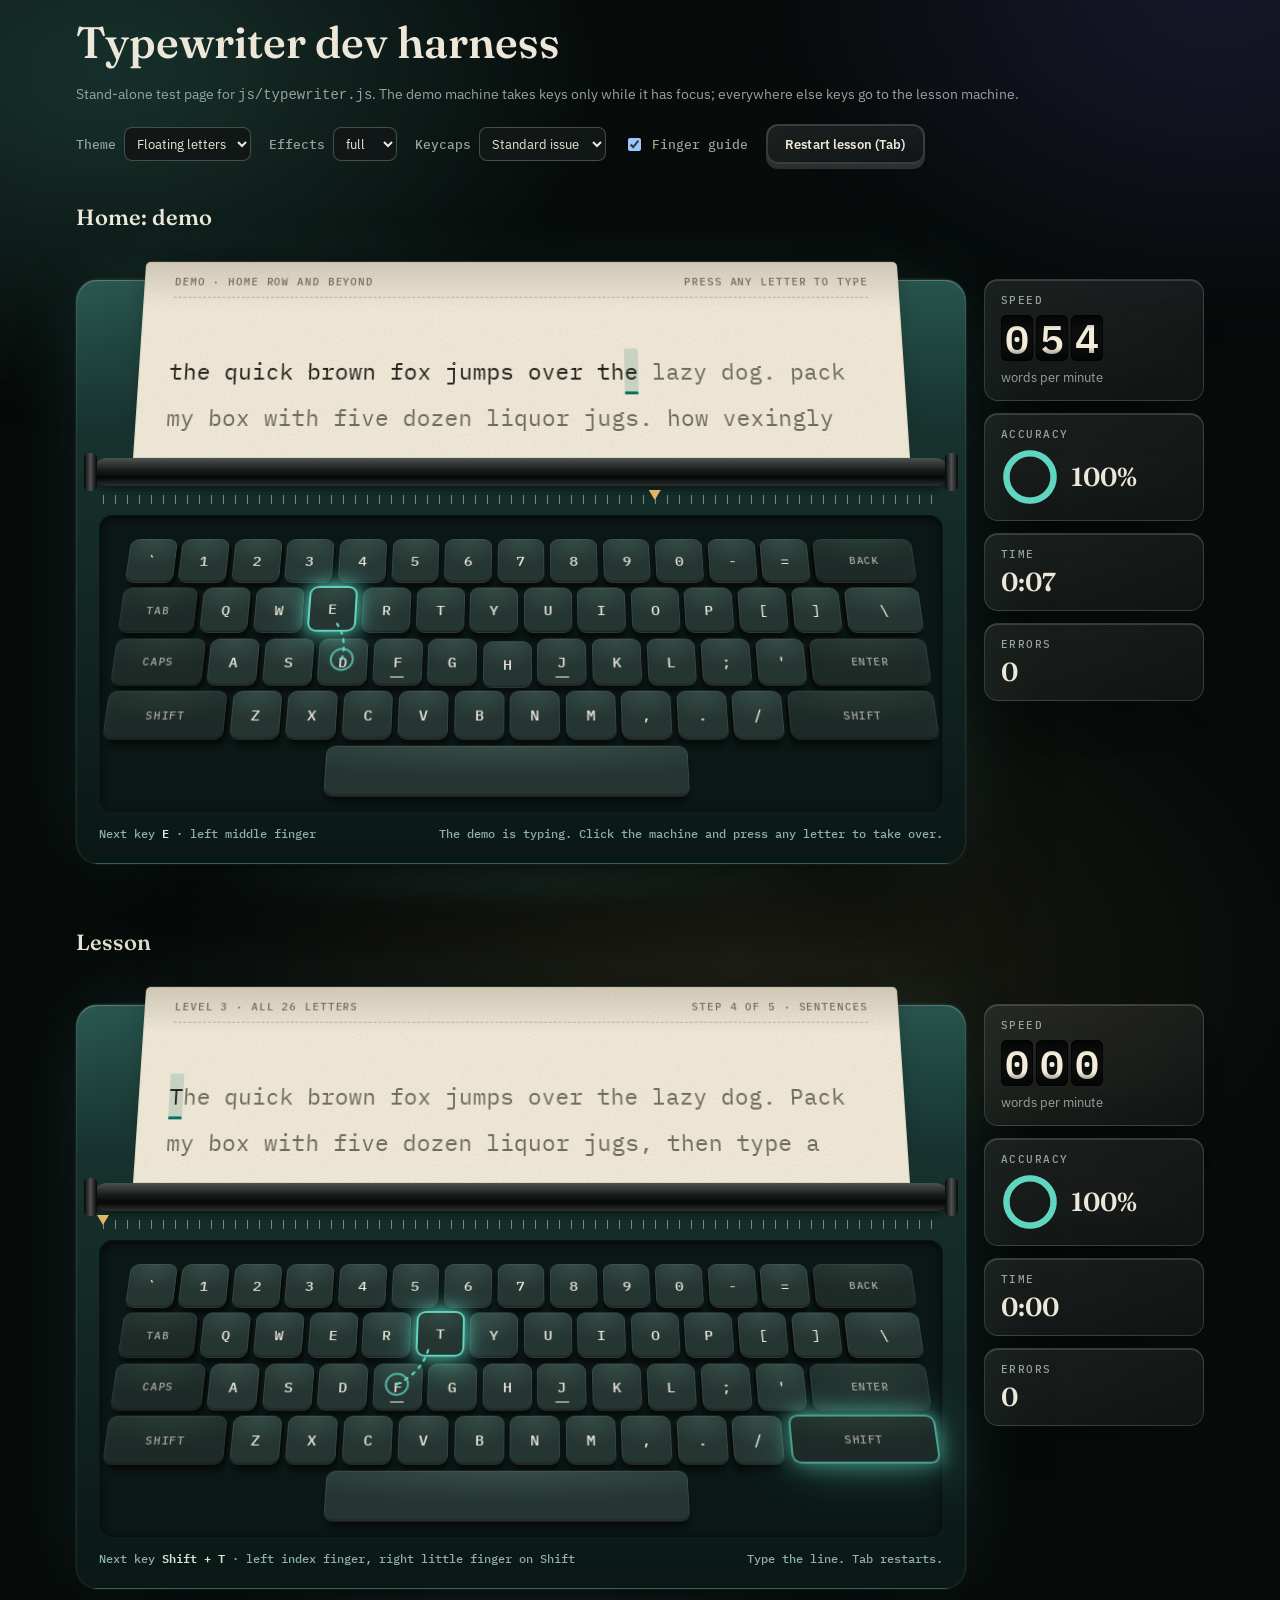
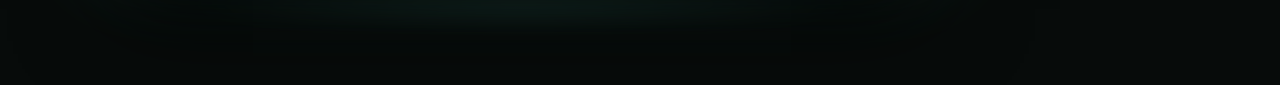
<file: typewriter-dev.html>
<!doctype html>
<html lang="en" data-bg="letters" data-fx="full">
<head>
<meta charset="utf-8">
<meta name="viewport" content="width=device-width, initial-scale=1, viewport-fit=cover">
<title>TypeCraft · typewriter dev harness</title>
<link rel="preconnect" href="https://fonts.googleapis.com">
<link rel="preconnect" href="https://fonts.gstatic.com" crossorigin>
<link href="https://fonts.googleapis.com/css2?family=Fraunces:ital,opsz,wght@0,9..144,400..700;1,9..144,400..700&family=IBM+Plex+Mono:wght@400;500;600&family=IBM+Plex+Sans:wght@400;500;600&display=swap" rel="stylesheet">
<link rel="stylesheet" href="css/app.css">
<link rel="stylesheet" href="css/next.css">
<link rel="stylesheet" href="css/typewriter.css">
<style>
  .dev{position:relative;z-index:1;max-width:1160px;margin:0 auto;padding:18px max(16px,env(safe-area-inset-left)) 72px;display:flex;flex-direction:column;gap:18px}
  .dev h1{margin:0;font:560 clamp(28px,4vw,44px)/1.1 var(--display);color:var(--text)}
  .dev h2{margin:22px 0 0;font:560 22px/1.2 var(--display);color:var(--text)}
  .dev p{margin:0;color:var(--muted);font-size:14px}
  .controls{display:flex;flex-wrap:wrap;gap:10px 18px;align-items:center}
  .controls label{display:flex;gap:8px;align-items:center;font:500 12.5px/1 var(--mono);color:var(--muted)}
  .controls select{background:var(--surface);color:var(--text);border:1px solid var(--line-strong);border-radius:8px;padding:6px 8px}
</style>
</head>
<body>
<main class="dev">
  <h1>Typewriter dev harness</h1>
  <p>Stand-alone test page for <code>js/typewriter.js</code>. The demo machine takes keys only while it has focus; everywhere else keys go to the lesson machine.</p>
  <div class="controls">
    <label>Theme <select id="theme">
      <option value="letters">Floating letters</option><option value="aurora">Aurora</option><option value="neon">Neon grid</option>
      <option value="space">Deep space</option><option value="sunset">Sunset</option><option value="ocean">Ocean</option>
      <option value="gold">Black and gold</option><option value="paper">Paper</option></select></label>
    <label>Effects <select id="fx"><option>full</option><option>light</option><option>off</option></select></label>
    <label>Keycaps <select id="skin"><option value="ink">Standard issue</option><option value="ivory">Ivory and brass</option>
      <option value="signal">Signal red</option><option value="blueprint">Blueprint</option></select></label>
    <label><input type="checkbox" id="guide" checked> Finger guide</label>
    <button type="button" class="btn secondary" id="restart">Restart lesson (Tab)</button>
  </div>

  <h2>Home: demo</h2>
  <div id="demoHost"></div>

  <h2>Lesson</h2>
  <div id="lessonHost"></div>
</main>
<script src="js/typewriter.js"></script>
<script>
(function(){
  'use strict';
  var root = document.documentElement;
  var demo = TC_TYPEWRITER.create(document.getElementById('demoHost'), {demo:true, demoKeys:'focus'});
  var lesson = TC_TYPEWRITER.create(document.getElementById('lessonHost'), {
    meta:{left:'Level 3 · All 26 letters', right:'Step 4 of 5 · Sentences'},
    sound:function(name){ window.__sounds = (window.__sounds || 0) + 1; }
  });
  window.__tw = {demo:demo, lesson:lesson};

  var TEXT = 'The quick brown fox jumps over the lazy dog. Pack my box with five dozen liquor jugs, then type a few more words: ' +
    'zebras, wizards and quartz! How vexingly quick daft zebras jump; the five boxing wizards jump quickly.';
  var idx, errs, ok, t0, wrongHere, timer;
  function start(){
    idx = 0; errs = 0; ok = 0; t0 = 0; wrongHere = false;
    lesson.setText(TEXT); lesson.setPosition(0);
    lesson.readings({wpm:0, accuracy:100, seconds:0, errors:0});
    lesson.setHint('Type the line. Tab restarts.');
  }
  function stats(){
    var s = t0 ? (performance.now() - t0) / 1000 : 0, tot = ok + errs;
    lesson.readings({wpm:s > 1 ? ok / 5 / (s / 60) : 0, accuracy:tot ? ok / tot * 100 : 100, seconds:s, errors:errs});
  }
  clearInterval(timer); timer = setInterval(function(){ if(t0 && idx < TEXT.length) stats(); }, 1000);
  document.addEventListener('keydown', function(e){
    if(e.metaKey || e.ctrlKey || e.altKey) return;
    if(demo.machineEl.contains(document.activeElement)) return;
    var t = e.target;
    if(t && t.closest && t.closest('select,input')) return;
    if(e.key === 'Tab'){ e.preventDefault(); start(); return; }
    if((e.key === ' ' || e.key === 'Enter') && t && t.closest && t.closest('button')) return;
    if(e.key.length !== 1 || idx >= TEXT.length) return;
    e.preventDefault();
    if(!t0) t0 = performance.now();
    var good = e.key === TEXT.charAt(idx);
    lesson.pressKey(e.key, good);
    if(good){ ok++; idx++; } else errs++;
    lesson.setPosition(idx, {wrong:!good});   // also lights the next key (autoNext)
    stats();
    if(idx >= TEXT.length) lesson.setHint('Done. Tab to go again.');
  });
  document.getElementById('restart').addEventListener('click', start);
  document.getElementById('theme').addEventListener('change', function(e){ root.setAttribute('data-bg', e.target.value); });
  document.getElementById('fx').addEventListener('change', function(e){ root.setAttribute('data-fx', e.target.value); });
  document.getElementById('skin').addEventListener('change', function(e){ demo.setSkin(e.target.value); lesson.setSkin(e.target.value); });
  document.getElementById('guide').addEventListener('change', function(e){ demo.setGuide(e.target.checked); lesson.setGuide(e.target.checked); });
  start();
})();
</script>
</body>
</html>
</file>
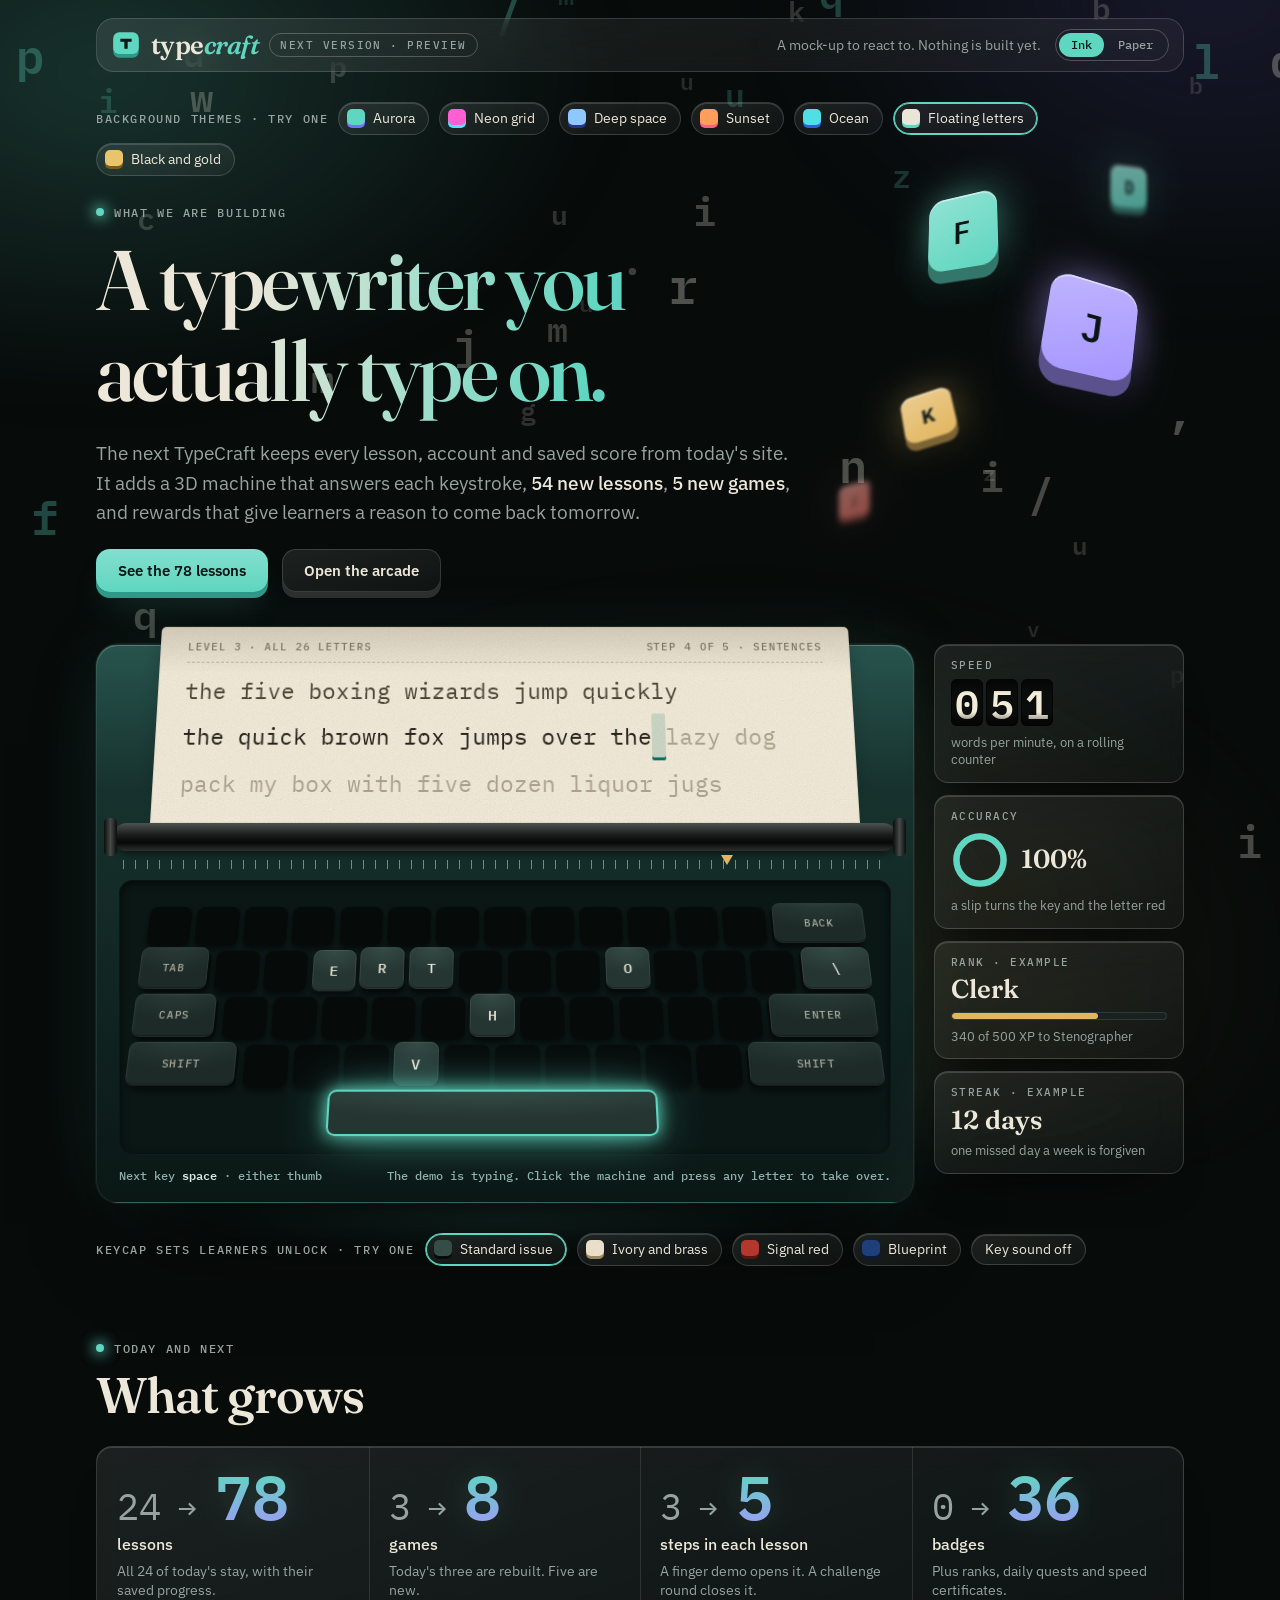
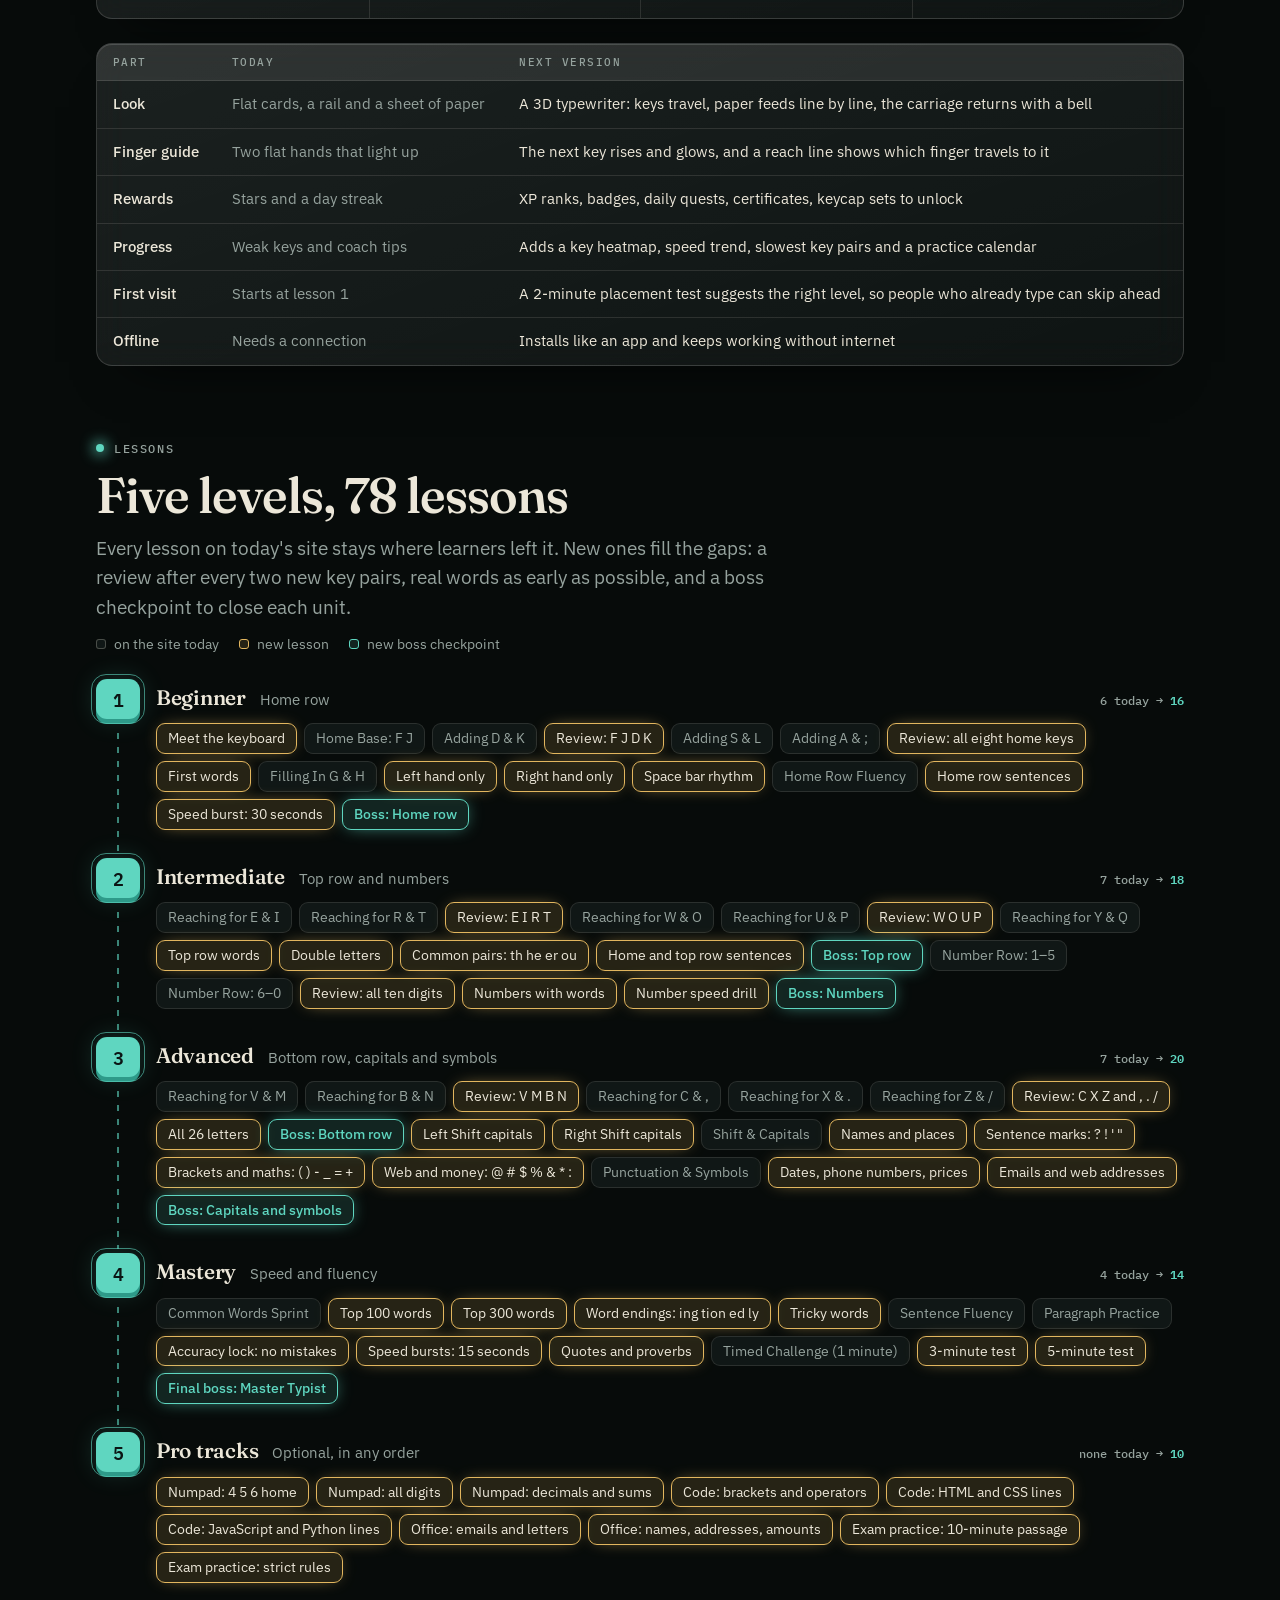
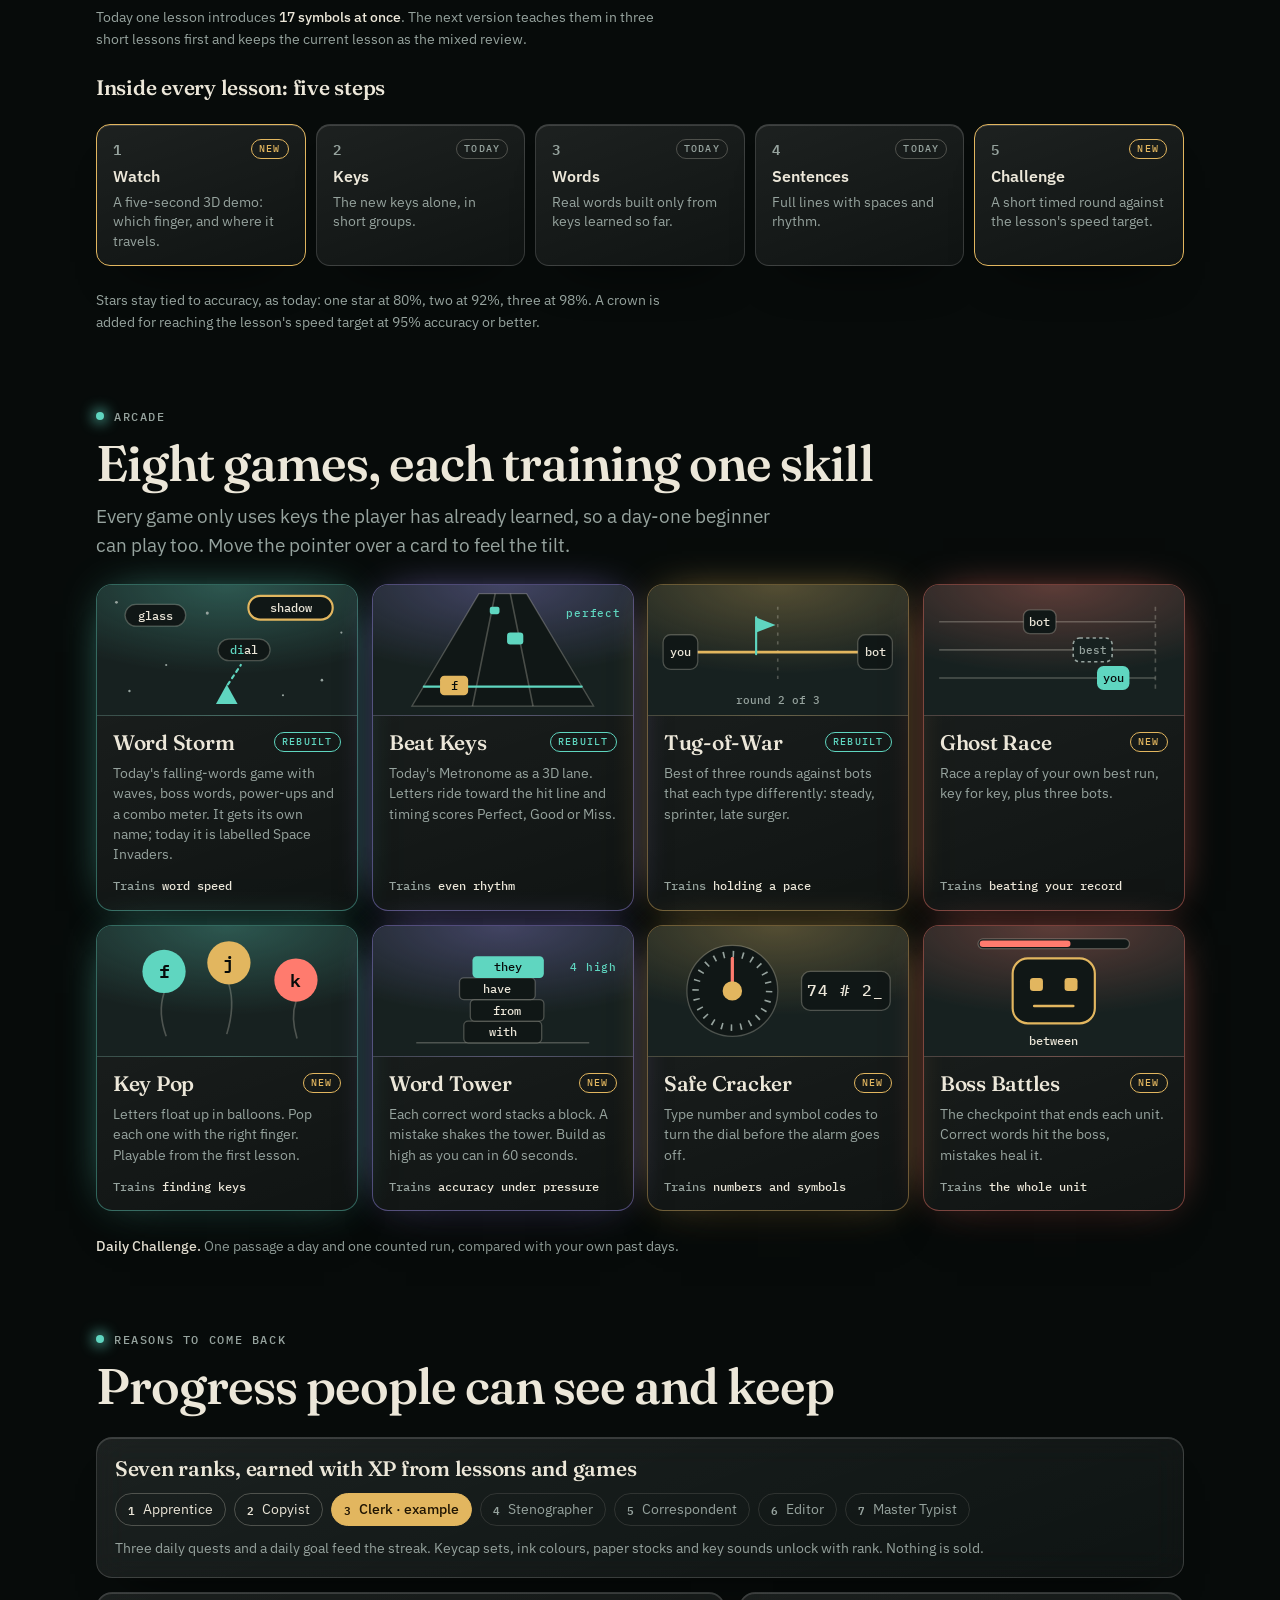
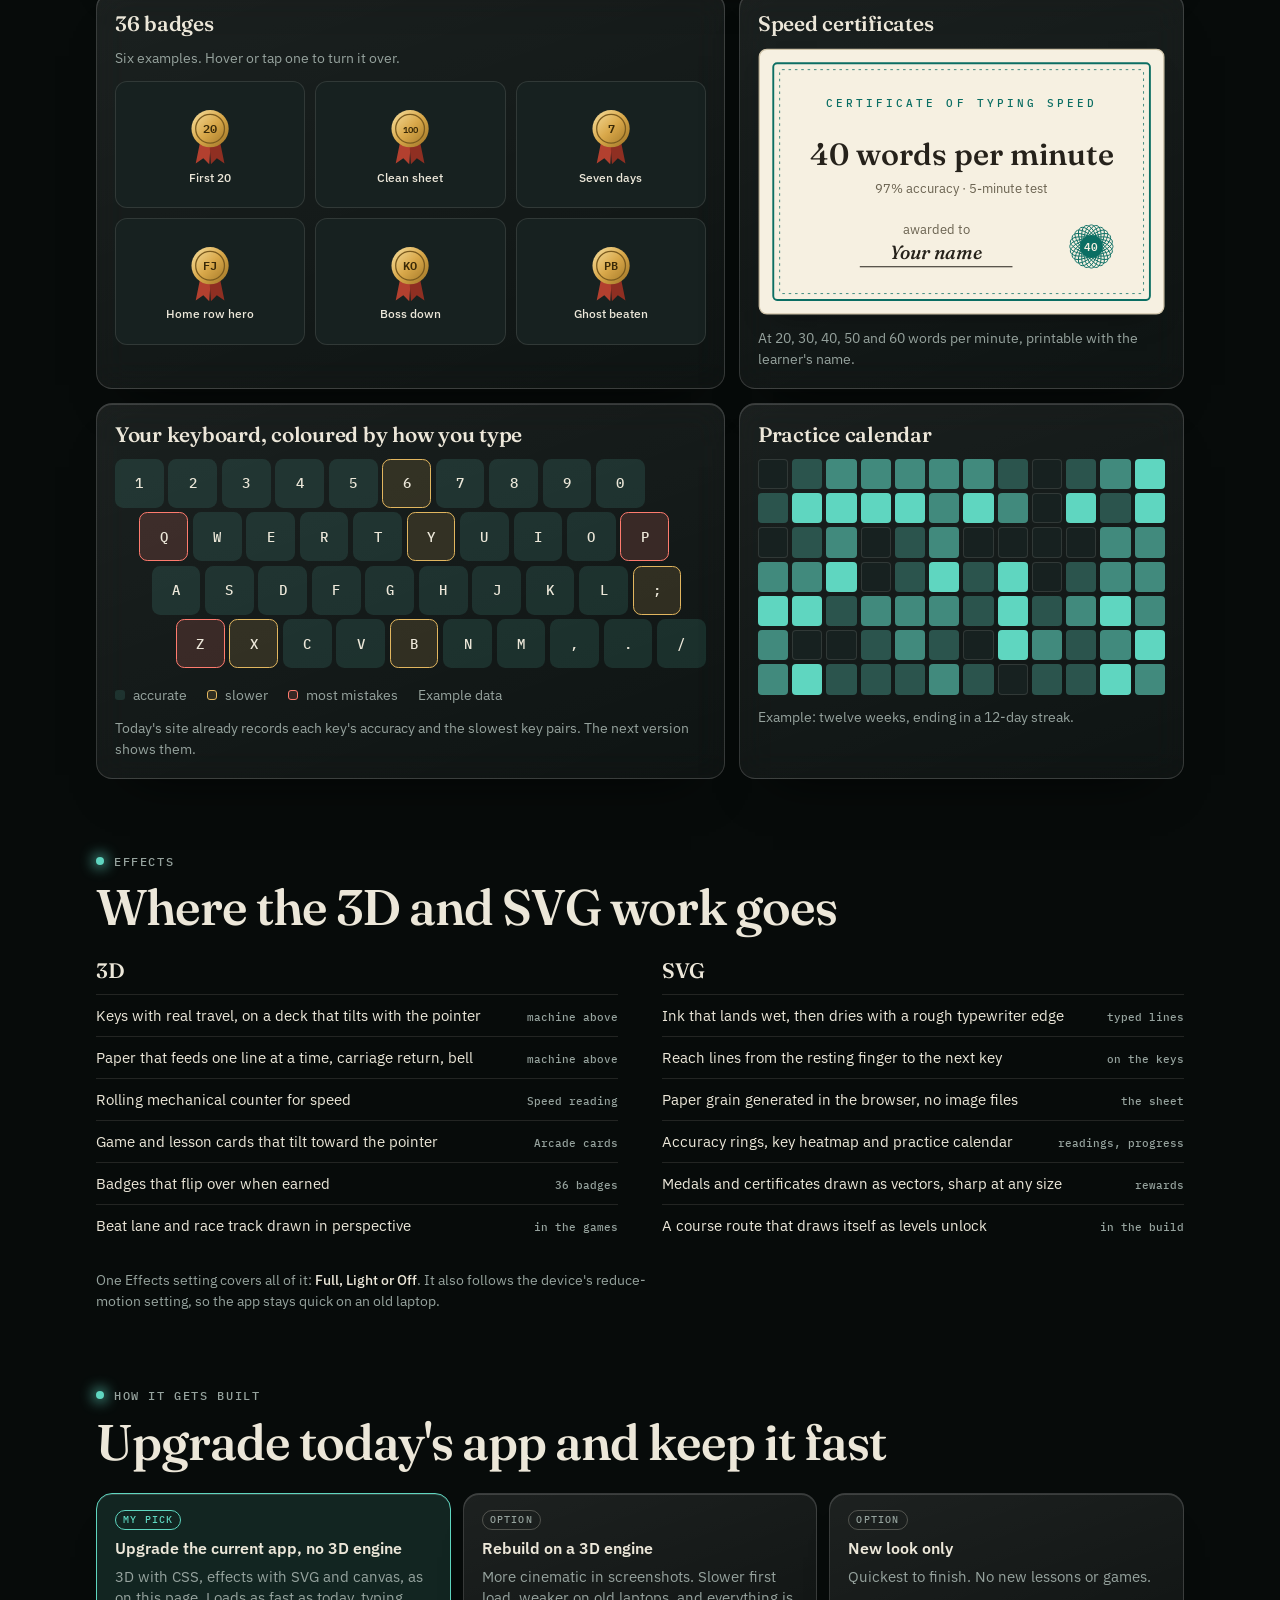
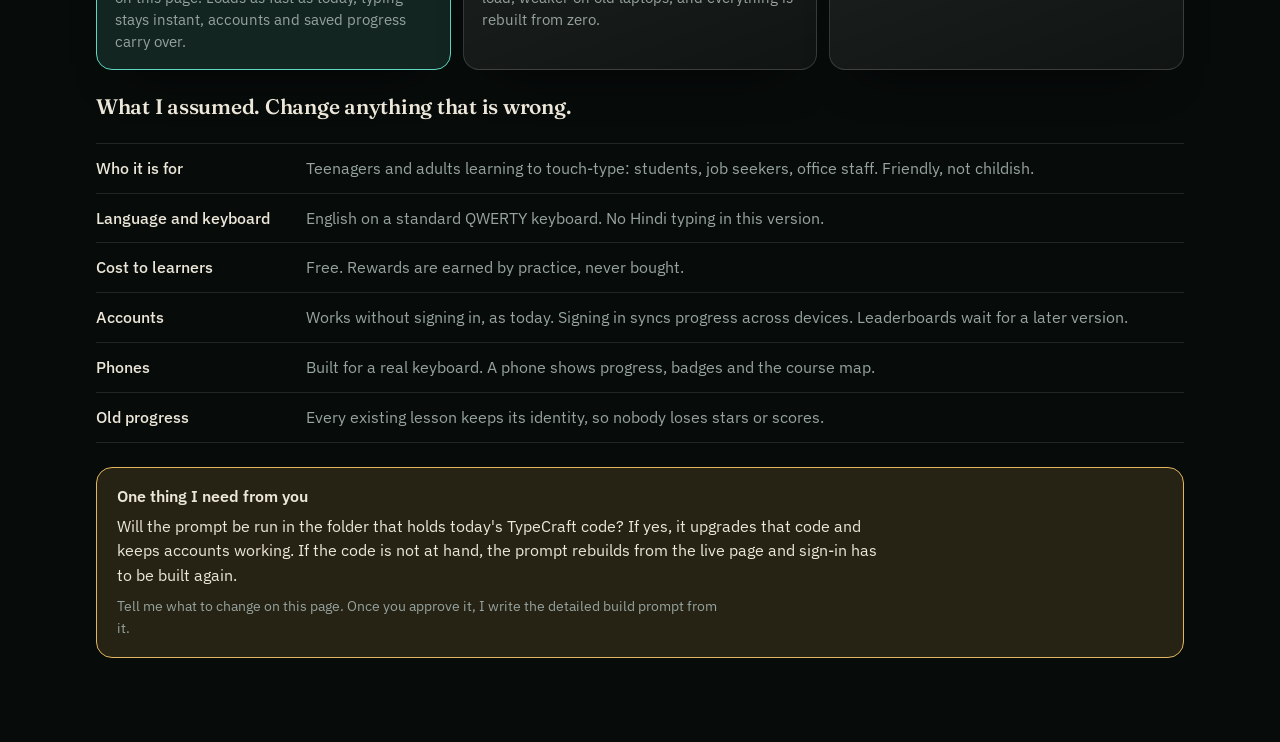
<file: docs/design-preview.html>
<!doctype html><html lang="en"><head><meta charset="utf-8"><meta name="viewport" content="width=device-width, initial-scale=1, viewport-fit=cover"><style>:root{color-scheme:light}body{margin:0;font:14px system-ui,sans-serif}img{max-width:100%}[hidden]{display:none!important}</style></head><body><title>TypeCraft 2 Preview</title>
<meta name="claude:viewport-fit-sides" content="cover">
<link rel="stylesheet" href="https://fonts.googleapis.com/css2?family=Fraunces:ital,opsz,wght@0,9..144,400..700;1,9..144,400..700&family=IBM+Plex+Mono:wght@400;500;600&family=IBM+Plex+Sans:wght@400;500;600&display=swap">
<style>
/* Layout: one workbench column. The machine you type on sits at the top; the plan is laid out in left-aligned bands beneath it. */
:root{
  color-scheme:dark;
  /* ink (dark) theme, the brand's first look */
  --bg:#101716; --surface:#172120; --raise:#1e2a28;
  --text:#ece7d9; --muted:#96a39e;
  --line:rgba(236,231,217,.12); --line-strong:rgba(236,231,217,.26);
  --teal:#5fd6c0; --teal-deep:#2e9a89; --teal-ink:#0b1514; --teal-soft:rgba(95,214,192,.13);
  --brass:#e2b65f; --brass-ink:#201503; --brass-soft:rgba(226,182,95,.14);
  --red:#ff7b6e; --red-soft:rgba(255,123,110,.16);
  --shadow:rgba(0,0,0,.55);
  /* physical objects keep their own colours in both themes */
  --mach:#17322e; --mach-hi:#27544d; --mach-lo:#0a1715; --mach-text:#d9e6e1; --mach-muted:#8fb0a8; --mach-brass:#e2b65f;
  --sheet:#f6f0e1; --sheet-ink:#26221b; --sheet-dry:#4b4437; --sheet-pending:#aaa08b; --sheet-meta:#7b725e; --sheet-red:#c23b2b; --sheet-teal:#0b6e63;
  --odo-bg:#0a0d0c; --odo-fg:#f3ecd9;
  --kt:#253532; --kt-hi:#364c46; --ks:#060b0a; --kl:#ece7d9; --kg:#5fd6c0;
  --display:'Fraunces',Georgia,'Times New Roman',serif;
  --sans:'IBM Plex Sans',system-ui,-apple-system,'Segoe UI',sans-serif;
  --mono:'IBM Plex Mono',ui-monospace,'SF Mono',Menlo,Consolas,monospace;
}
@media (prefers-color-scheme: light){
  :root:not([data-theme="dark"]){
    color-scheme:light;
    --bg:#f0ebdf; --surface:#faf7ef; --raise:#ffffff;
    --text:#1f1c16; --muted:#645e51;
    --line:rgba(48,40,22,.15); --line-strong:rgba(48,40,22,.32);
    --teal:#0b6e63; --teal-deep:#07504a; --teal-ink:#faf7ef; --teal-soft:rgba(11,110,99,.11);
    --brass:#8f6210; --brass-ink:#fff8e8; --brass-soft:rgba(143,98,16,.12);
    --red:#bf3a2b; --red-soft:rgba(191,58,43,.12);
    --shadow:rgba(70,52,20,.3);
  }
}
:root[data-theme="light"]{
  color-scheme:light;
  --bg:#f0ebdf; --surface:#faf7ef; --raise:#ffffff;
  --text:#1f1c16; --muted:#645e51;
  --line:rgba(48,40,22,.15); --line-strong:rgba(48,40,22,.32);
  --teal:#0b6e63; --teal-deep:#07504a; --teal-ink:#faf7ef; --teal-soft:rgba(11,110,99,.11);
  --brass:#8f6210; --brass-ink:#fff8e8; --brass-soft:rgba(143,98,16,.12);
  --red:#bf3a2b; --red-soft:rgba(191,58,43,.12);
  --shadow:rgba(70,52,20,.3);
}

*{box-sizing:border-box}
body{margin:0;background-color:var(--bg);color:var(--text);font-family:var(--sans);font-size:16px;line-height:1.55;-webkit-font-smoothing:antialiased;
  background-image:radial-gradient(900px 420px at 16% -140px,var(--teal-soft),transparent 70%);background-repeat:no-repeat}
.wrap{max-width:1120px;margin:0 auto;padding-left:max(16px,env(safe-area-inset-left,0px));padding-right:max(16px,env(safe-area-inset-right,0px));padding-block:18px 84px;display:flex;flex-direction:column;gap:76px}
h1,h2,h3{font-family:var(--display);font-weight:560;letter-spacing:-.012em;line-height:1.08;margin:0;text-wrap:balance}
h1{font-size:clamp(34px,5.4vw,62px)}
h2{font-size:clamp(26px,3.4vw,38px)}
h3{font-size:21px;line-height:1.2}
h4{margin:0;font:600 16px/1.25 var(--sans)}
p{margin:0}
button{font:inherit;color:inherit;cursor:pointer}
:focus-visible{outline:2px solid var(--teal);outline-offset:2px}
.eyebrow{font:500 11.5px/1.2 var(--mono);letter-spacing:.14em;text-transform:uppercase;color:var(--muted)}
.lede{font-size:clamp(16px,1.6vw,19px);color:var(--muted);max-width:64ch}
.lede b{color:var(--text);font-weight:500}
.small{font-size:14px;color:var(--muted);max-width:74ch}
.small b{color:var(--text);font-weight:500}

/* ---------- top bar ---------- */
.top{display:flex;align-items:center;justify-content:space-between;gap:12px 20px;flex-wrap:wrap;padding-bottom:14px;border-bottom:1px solid var(--line)}
.brand{display:flex;align-items:center;gap:10px;flex-wrap:wrap;font:600 26px/1 var(--display);letter-spacing:-.02em}
.brand svg{width:30px;height:30px;flex:none}
.brand em{color:var(--teal);font-style:italic}
.bm1{fill:var(--teal-deep)} .bm2{fill:var(--teal)} .bm3{fill:var(--teal-ink)}
.tag{font:500 10.5px/1 var(--mono);letter-spacing:.14em;text-transform:uppercase;color:var(--muted);border:1px solid var(--line-strong);border-radius:999px;padding:6px 10px}
.top-side{display:flex;align-items:center;gap:10px 14px;flex-wrap:wrap}
.note{font-size:13.5px;color:var(--muted)}
.seg{display:inline-flex;border:1px solid var(--line-strong);border-radius:999px;padding:3px;gap:2px}
.seg button{border:0;background:none;border-radius:999px;padding:5px 12px;font:500 12px/1.2 var(--mono);color:var(--muted)}
.seg button[aria-pressed="true"]{background:var(--teal);color:var(--teal-ink)}

/* ---------- hero ---------- */
.hero{display:flex;flex-direction:column;gap:30px}
.hero-copy{display:flex;flex-direction:column;gap:14px;max-width:860px}
.bench{display:grid;grid-template-columns:minmax(0,1fr) 250px;gap:20px;align-items:start;margin-top:22px}
@media (max-width:900px){.bench{grid-template-columns:minmax(0,1fr)}}

.machine{position:relative;min-width:0;border-radius:22px;padding:0 clamp(10px,2vw,22px) clamp(10px,1.6vw,18px);color:var(--mach-text);
  background:linear-gradient(180deg,var(--mach-hi),var(--mach) 26%,var(--mach-lo));border:1px solid rgba(255,255,255,.08);
  box-shadow:0 34px 60px -30px var(--shadow),inset 0 1px 0 rgba(255,255,255,.16)}
.machine[data-skin="ink"]{--kt:#253532;--kt-hi:#364c46;--ks:#060b0a;--kl:#ece7d9;--kg:#5fd6c0}
.machine[data-skin="ivory"]{--kt:#e9dfc8;--kt-hi:#fffaf0;--ks:#9a8a63;--kl:#2a2418;--kg:#f0c15e}
.machine[data-skin="signal"]{--kt:#b3372c;--kt-hi:#dc5a4d;--ks:#571510;--kl:#fff3e6;--kg:#ffd27a}
.machine[data-skin="blueprint"]{--kt:#1f3f7a;--kt-hi:#3260b0;--ks:#0b1a38;--kl:#eaf2ff;--kg:#7fd4ff}

.paper-zone{perspective:900px;padding:0 clamp(6px,4%,46px);margin-top:-24px}
.sheet{container-type:inline-size;background-color:var(--sheet);color:var(--sheet-ink);border-radius:5px 5px 0 0;padding:14px clamp(12px,4%,34px) 16px;
  background-image:linear-gradient(180deg,rgba(60,45,20,.16),transparent 24%),url("data:image/svg+xml,%3Csvg xmlns='http://www.w3.org/2000/svg' width='180' height='180'%3E%3Cfilter id='n'%3E%3CfeTurbulence type='fractalNoise' baseFrequency='.85' numOctaves='2' stitchTiles='stitch'/%3E%3CfeColorMatrix values='0 0 0 0 .32 0 0 0 0 .25 0 0 0 0 .14 0 0 0 .22 0'/%3E%3C/filter%3E%3Crect width='180' height='180' filter='url(%23n)'/%3E%3C/svg%3E");
  transform:rotateX(9deg);transform-origin:50% 100%;box-shadow:0 -12px 30px -14px rgba(0,0,0,.55),inset 0 0 0 1px rgba(60,45,20,.08)}
.sheet-meta{display:flex;justify-content:space-between;gap:4px 16px;flex-wrap:wrap;font:500 11px/1.3 var(--mono);letter-spacing:.08em;text-transform:uppercase;color:var(--sheet-meta);padding-bottom:9px;border-bottom:1px dashed rgba(60,45,20,.28);margin-bottom:6px}
.lines-view{font-family:var(--mono);font-size:clamp(11px,3.55cqw,23px);--lh:2.05em;height:calc(var(--lh) * 3);overflow:hidden}
.lines.feed{transform:translateY(calc(var(--lh) * -1));transition:transform .28s cubic-bezier(.3,.7,.2,1)}
.ln{height:var(--lh);line-height:var(--lh);white-space:pre;overflow:hidden}
.ln.done{color:var(--sheet-dry);filter:url(#ink)}
.ln.ahead{color:var(--sheet-pending)}
.typed{display:inline-block;color:var(--sheet-ink);filter:url(#ink)}
.typed.fresh{filter:none;animation:wet .5s ease-out}
@keyframes wet{from{text-shadow:0 0 .2em var(--sheet-ink),0 0 1px var(--sheet-ink)}to{text-shadow:0 0 0 rgba(38,34,27,0)}}
.cur{display:inline-block;min-width:.6em;border-radius:2px;background:rgba(11,110,99,.16);box-shadow:inset 0 -3px 0 var(--sheet-teal);color:var(--sheet-ink)}
.cur.bad{background:rgba(194,59,43,.2);box-shadow:inset 0 -3px 0 var(--sheet-red);color:var(--sheet-red);animation:shake .2s}
@keyframes shake{25%{transform:translateX(-2px)}75%{transform:translateX(2px)}}
.rest{color:var(--sheet-pending)}

.platen{position:relative;height:28px;margin-inline:-6px;border-radius:14px;background:linear-gradient(180deg,#4d5350 0%,#1a1d1c 42%,#060707 70%,#2c302e 100%);box-shadow:0 6px 10px -4px rgba(0,0,0,.65)}
.platen::before,.platen::after{content:"";position:absolute;top:-5px;width:13px;height:38px;border-radius:5px;background:linear-gradient(90deg,#0b0c0c,#454a47,#0b0c0c)}
.platen::before{left:-9px} .platen::after{right:-9px}
.rail{position:relative;height:9px;margin:9px 4px 11px;background:repeating-linear-gradient(90deg,rgba(217,230,225,.5) 0 1px,transparent 1px 12px)}
.marker{position:absolute;top:-5px;left:calc(var(--p,0) * 100%);width:0;height:0;border-left:6px solid transparent;border-right:6px solid transparent;border-top:10px solid var(--mach-brass);transform:translateX(-6px);transition:left .14s linear}
.marker.ret{transition:left .28s cubic-bezier(.3,.7,.2,1)}

.well{border-radius:14px;background:var(--mach-lo);box-shadow:inset 0 2px 10px rgba(0,0,0,.7),inset 0 0 0 1px rgba(255,255,255,.05);padding:clamp(6px,1.3vw,13px)}
.deck-wrap{container-type:inline-size;perspective:1100px;perspective-origin:50% 15%}
.deck{position:relative;transform-style:preserve-3d;transform:rotateX(calc(22deg + var(--tx,0deg))) rotateY(var(--ty,0deg));transform-origin:50% 55%;transition:transform .2s ease-out}
.row{display:grid;grid-template-columns:repeat(60,minmax(0,1fr));height:calc(100cqw / 15);transform-style:preserve-3d}
.k{position:relative;grid-column:span var(--w,4);margin:.35cqw;border-radius:1.1cqw;background:var(--ks);transform-style:preserve-3d;box-shadow:0 .5cqw .8cqw rgba(0,0,0,.5)}
.k b{position:absolute;inset:0;display:grid;place-items:center;border-radius:1.1cqw;font:500 clamp(7px,2.35cqw,15px)/1 var(--mono);text-transform:uppercase;color:var(--kl);
  background:radial-gradient(130% 100% at 50% 0%,var(--kt-hi),var(--kt) 62%);box-shadow:inset 0 0 0 1px rgba(255,255,255,.08),inset 0 -.28cqw 0 rgba(0,0,0,.28);
  transform:translateZ(1.25cqw);transition:transform .07s ease-out,box-shadow .12s}
.k.mod b{font-size:clamp(6px,1.5cqw,10.5px);letter-spacing:.06em;opacity:.72}
.k.gap{visibility:hidden}
.k.home b::after{content:"";position:absolute;bottom:15%;left:36%;right:36%;height:2px;border-radius:2px;background:currentColor;opacity:.55}
.k.next b{transform:translateZ(1.75cqw);box-shadow:inset 0 0 0 2px var(--kg),0 0 1.9cqw var(--kg)}
.k.down b{transform:translateZ(.2cqw);transition-duration:.03s}
.k.wrong b{box-shadow:inset 0 0 0 2px #ff7b6e,0 0 1.7cqw #ff7b6e}
.reach{position:absolute;inset:0;width:100%;height:100%;overflow:visible;pointer-events:none;transform:translateZ(2.3cqw)}
.reach path{fill:none;stroke:var(--kg);stroke-width:2.2;stroke-linecap:round;stroke-dasharray:3 6;animation:march .5s linear infinite}
.reach circle{fill:none;stroke:var(--kg);stroke-width:2;opacity:.75}
@keyframes march{to{stroke-dashoffset:-9}}
.machine-foot{display:flex;justify-content:space-between;gap:4px 16px;flex-wrap:wrap;padding-top:12px;font:500 12px/1.45 var(--mono);color:var(--mach-muted)}
.machine-foot b{color:var(--mach-text);font-weight:600}

.gauges{display:grid;grid-template-columns:minmax(0,1fr);gap:12px}
@media (max-width:900px){.gauges{grid-template-columns:repeat(auto-fit,minmax(150px,1fr))}}
.g{background:var(--surface);border:1px solid var(--line);border-radius:14px;padding:14px 16px;display:flex;flex-direction:column;gap:8px;min-width:0}
.g-label{font:500 10.5px/1.2 var(--mono);letter-spacing:.14em;text-transform:uppercase;color:var(--muted)}
.g-unit{font-size:12.5px;line-height:1.35;color:var(--muted)}
.g-big{font:600 26px/1.05 var(--display)}
.odo{display:inline-flex;gap:3px;font:600 40px/1 var(--mono)}
.wheel{position:relative;display:block;width:.8em;height:1.16em;overflow:hidden;border-radius:6px;background:var(--odo-bg);color:var(--odo-fg);box-shadow:inset 0 0 0 1px rgba(0,0,0,.6)}
.wheel i{display:block;font-style:normal;transition:transform .45s cubic-bezier(.2,.8,.2,1)}
.wheel i span{display:block;height:1.16em;line-height:1.16em;text-align:center}
.wheel::after{content:"";position:absolute;inset:0;background:linear-gradient(180deg,rgba(0,0,0,.6),rgba(0,0,0,0) 30%,rgba(0,0,0,0) 70%,rgba(0,0,0,.6));pointer-events:none}
.ringrow{display:flex;align-items:center;gap:12px}
.ringrow svg{width:58px;height:58px;flex:none;transform:rotate(-90deg)}
.ring-bg{fill:none;stroke:var(--line-strong);stroke-width:7}
.ring-fg{fill:none;stroke:var(--teal);stroke-width:7;stroke-linecap:round;stroke-dasharray:163.4;stroke-dashoffset:0;transition:stroke-dashoffset .4s}
.bar{height:8px;border-radius:99px;background:var(--raise);border:1px solid var(--line);overflow:hidden}
.bar i{display:block;height:100%;width:68%;background:var(--brass);border-radius:99px}

.skins{display:flex;align-items:center;gap:8px 10px;flex-wrap:wrap}
.chipbtn{display:inline-flex;align-items:center;gap:8px;border:1px solid var(--line-strong);background:var(--surface);border-radius:999px;padding:6px 13px 6px 8px;font-size:13.5px;line-height:1.3}
.chipbtn i{width:18px;height:16px;border-radius:5px;background:var(--sw);box-shadow:0 3px 0 var(--sw2);margin-bottom:3px;flex:none}
.chipbtn[aria-pressed="true"]{border-color:var(--teal);box-shadow:inset 0 0 0 1px var(--teal)}
.chipbtn.plain{padding-left:13px}

/* ---------- bands ---------- */
.band{display:flex;flex-direction:column;gap:24px}
.band-head{display:flex;flex-direction:column;gap:12px;max-width:800px}
.counts{display:grid;grid-template-columns:repeat(auto-fit,minmax(210px,1fr));border:1px solid var(--line);border-radius:16px;overflow:hidden;background:var(--surface)}
.count{padding:18px 20px;border-right:1px solid var(--line);border-bottom:1px solid var(--line);margin:0 -1px -1px 0;display:flex;flex-direction:column;gap:5px;min-width:0}
.fig{font:600 clamp(30px,4vw,44px)/1 var(--mono);font-variant-numeric:tabular-nums;display:flex;align-items:baseline;gap:.28em}
.fig .was{color:var(--muted);font-weight:400;font-size:.6em}
.fig .arr{color:var(--muted);font-weight:400;font-size:.5em}
.fig b{color:var(--teal);font-weight:600}
.count .lab{font-weight:500}
.count .sub{font-size:13.5px;line-height:1.4;color:var(--muted)}
.tbl-wrap{overflow-x:auto;border:1px solid var(--line);border-radius:16px}
.cmp{border-collapse:collapse;width:100%;min-width:600px;font-size:14.5px}
.cmp th,.cmp td{text-align:left;vertical-align:top;padding:12px 16px;border-bottom:1px solid var(--line)}
.cmp thead th{font:500 10.5px/1.2 var(--mono);letter-spacing:.14em;text-transform:uppercase;color:var(--muted);background:var(--surface)}
.cmp tbody th{font-weight:500;white-space:nowrap}
.cmp tbody td:nth-child(2){color:var(--muted)}
.cmp tbody tr:last-child th,.cmp tbody tr:last-child td{border-bottom:0}

.legend{display:flex;gap:8px 20px;flex-wrap:wrap;font-size:13.5px;color:var(--muted)}
.legend span{display:inline-flex;align-items:center;gap:8px}
.dot{width:10px;height:10px;border-radius:3px;background:var(--surface);border:1px solid var(--line-strong);flex:none}
.dot.new{background:var(--brass-soft);border-color:var(--brass)}
.dot.boss{background:var(--teal-soft);border-color:var(--teal)}
.dot.h2{background:var(--brass-soft);border-color:var(--brass)}
.dot.h3{background:var(--red-soft);border-color:var(--red)}
.dot.h1{background:var(--teal-soft);border-color:transparent}
.route{display:flex;flex-direction:column;gap:28px}
.lvl{position:relative;display:grid;grid-template-columns:44px minmax(0,1fr);gap:16px}
.lvl::before{content:"";position:absolute;left:21px;top:54px;bottom:-24px;width:2px;background:repeating-linear-gradient(180deg,var(--line-strong) 0 6px,transparent 6px 12px)}
.lvl:last-child::before{display:none}
.node{width:44px;height:40px;border-radius:11px;display:grid;place-items:center;font:600 18px/1 var(--mono);background:var(--teal);color:var(--teal-ink);box-shadow:0 5px 0 var(--teal-deep)}
.lvl-head{display:flex;align-items:baseline;gap:4px 14px;flex-wrap:wrap;padding-top:6px}
.lvl-head .sub{color:var(--muted);font-size:15px}
.lvl-head .cnt{margin-left:auto;font:500 12px/1.3 var(--mono);color:var(--muted);white-space:nowrap}
.cnt b{color:var(--teal);font-weight:600}
.chips{list-style:none;margin:12px 0 0;padding:0;display:flex;flex-wrap:wrap;gap:7px}
.chip{font-size:13.5px;line-height:1.25;padding:6px 11px;border-radius:9px;border:1px solid var(--line);background:var(--surface);color:var(--muted)}
.chip.new{color:var(--text);border-color:var(--brass);background:var(--brass-soft)}
.chip.boss{color:var(--teal);border-color:var(--teal);background:var(--teal-soft);font-weight:500}
.steps{list-style:none;margin:0;padding:0;display:grid;grid-template-columns:repeat(6,minmax(0,1fr));gap:10px;counter-reset:s}
.step{counter-increment:s;grid-column:span 2;border:1px solid var(--line);border-radius:14px;padding:14px 16px;background:var(--surface);display:flex;flex-direction:column;gap:7px;min-width:0}
.step.new{border-color:var(--brass)}
.step:nth-child(n+4){grid-column:span 3}
@media (min-width:960px){.steps{grid-template-columns:repeat(5,minmax(0,1fr))}.steps .step{grid-column:span 1}}
@media (max-width:560px){.steps .step{grid-column:span 6}}
.step-top{display:flex;justify-content:space-between;align-items:center;gap:8px}
.step-top::before{content:counter(s);font:600 14px/1 var(--mono);color:var(--muted)}
.step p{font-size:13.5px;line-height:1.45;color:var(--muted)}
.pill{font:500 10px/1 var(--mono);letter-spacing:.12em;text-transform:uppercase;padding:4px 7px;border-radius:999px;border:1px solid var(--line-strong);color:var(--muted);white-space:nowrap}
.pill.new{border-color:var(--brass);color:var(--brass)}
.pill.re{border-color:var(--teal);color:var(--teal)}

.games{display:grid;grid-template-columns:repeat(auto-fill,minmax(236px,1fr));gap:14px}
.game{position:relative;min-width:0;border:1px solid var(--line);border-radius:16px;background:var(--surface);overflow:hidden;display:flex;flex-direction:column;
  transform:perspective(800px) rotateX(var(--rx,0deg)) rotateY(var(--ry,0deg));transition:transform .2s ease-out}
.game::after{content:"";position:absolute;inset:0;pointer-events:none;background:radial-gradient(260px circle at var(--gx,50%) var(--gy,0%),rgba(255,255,255,.12),rgba(255,255,255,0) 60%);opacity:var(--go,0);transition:opacity .2s}
.scene{display:block;width:100%;height:auto;background:var(--raise);border-bottom:1px solid var(--line)}
.scene text{font:500 11px var(--mono);text-anchor:middle;fill:var(--text)}
.scene .big{font-size:17px;font-weight:600}
.scene .code{font-size:15px;letter-spacing:.06em}
.scene .lbl{fill:var(--teal);font-size:10px;letter-spacing:.08em}
.scene .dim{fill:var(--muted);font-size:10px}
.scene .on{fill:var(--bg)}
.scene .hit{fill:var(--teal)}
.scene .st{fill:var(--muted)}
.scene .pl{fill:var(--surface);stroke:var(--line-strong);stroke-width:1.2}
.scene .boss{stroke:var(--brass);stroke-width:2}
.scene .tl{fill:var(--teal)}
.scene .ts{fill:none;stroke:var(--teal);stroke-width:2;stroke-linecap:round}
.scene .br{fill:var(--brass)}
.scene .bs{fill:none;stroke:var(--brass);stroke-width:2.5;stroke-linecap:round}
.scene .rd{fill:var(--red)}
.scene .ln2{fill:none;stroke:var(--line-strong);stroke-width:1.5}
.scene .ghost{fill:var(--raise);stroke:var(--muted);stroke-width:1.5;stroke-dasharray:3 3}
.scene .ticks{fill:none;stroke:var(--muted);stroke-width:6;stroke-dasharray:1.5 7.4}
.scene .needle{fill:none;stroke:var(--red);stroke-width:3;stroke-linecap:round;transform-origin:78px 60px;animation:spin 7s steps(14) infinite}
.drift{animation:drift 4s ease-in-out infinite alternate} .d2{animation-duration:5.5s} .d3{animation-duration:3.4s}
.bob{animation:bob 3.2s ease-in-out infinite alternate} .b2{animation-duration:4s} .b3{animation-duration:2.7s}
.wob{transform-box:fill-box;transform-origin:50% 100%;animation:wob 1.6s ease-in-out infinite alternate}
@keyframes drift{to{transform:translateY(7px)}}
@keyframes bob{to{transform:translateY(-6px)}}
@keyframes wob{from{transform:rotate(-3deg)}to{transform:rotate(3deg)}}
@keyframes spin{to{transform:rotate(360deg)}}
.game-body{padding:14px 16px 16px;display:flex;flex-direction:column;gap:8px;flex:1}
.game-top{display:flex;align-items:center;justify-content:space-between;gap:10px}
.game-body p{font-size:14px;line-height:1.45;color:var(--muted)}
.trains{margin-top:auto;padding-top:6px;font:500 11.5px/1.35 var(--mono);color:var(--text)}
.trains span{color:var(--muted)}

.rewards{display:grid;grid-template-columns:repeat(12,minmax(0,1fr));gap:14px}
.card{border:1px solid var(--line);border-radius:16px;background:var(--surface);padding:18px;display:flex;flex-direction:column;gap:12px;min-width:0}
.card p{font-size:14px;line-height:1.5;color:var(--muted)}
.c-rank{grid-column:span 12} .c-badges{grid-column:span 7} .c-cert{grid-column:span 5} .c-heat{grid-column:span 7} .c-cal{grid-column:span 5}
@media (max-width:860px){.rewards>.card{grid-column:span 12}}
.ranks{list-style:none;margin:0;padding:0;display:flex;flex-wrap:wrap;gap:8px;counter-reset:r}
.ranks li{counter-increment:r;display:flex;align-items:center;gap:8px;font-size:14px;line-height:1.2;padding:7px 12px;border-radius:999px;border:1px solid var(--line);color:var(--muted)}
.ranks li::before{content:counter(r);font:600 11px/1 var(--mono)}
.ranks li.got{color:var(--text);border-color:var(--line-strong)}
.ranks li.here{background:var(--brass);color:var(--brass-ink);border-color:var(--brass);font-weight:500}
.badges{display:grid;grid-template-columns:repeat(3,minmax(0,1fr));gap:10px}
.badge{border:0;background:none;padding:0;perspective:600px;text-align:center;min-width:0;border-radius:12px}
.flip{position:relative;display:block;aspect-ratio:1/1.14;transform-style:preserve-3d;transition:transform .5s cubic-bezier(.3,.8,.3,1)}
.badge:hover .flip,.badge[aria-pressed="true"] .flip{transform:rotateY(180deg)}
.face{position:absolute;inset:0;backface-visibility:hidden;-webkit-backface-visibility:hidden;border-radius:12px;display:flex;flex-direction:column;align-items:center;justify-content:center;gap:5px;padding:8px;background:var(--raise);border:1px solid var(--line)}
.face.back{transform:rotateY(180deg);font-size:12px;line-height:1.35;color:var(--muted)}
.face svg{width:60%;height:auto}
.face .bn{font:500 12px/1.2 var(--sans);color:var(--text)}
@media (min-width:861px){.flip{aspect-ratio:1.5/1}.face svg{width:auto;height:56%}}
.cert{display:block;width:100%;height:auto;border-radius:6px;box-shadow:0 14px 26px -18px var(--shadow)}
.cert .c1{font:500 9px var(--mono);letter-spacing:2.4px;fill:#0b6e63;text-anchor:middle}
.cert .c2{font:560 24px var(--display);fill:#26221b;text-anchor:middle}
.cert .c3{font:400 10px var(--sans);fill:#6a6250;text-anchor:middle}
.cert .c4{font:italic 500 15px var(--display);fill:#26221b;text-anchor:middle}
.heat{container-type:inline-size}
.hrow{--u:calc((100cqw - 7.2cqw) / 11.25);display:flex;gap:.8cqw;margin-bottom:.8cqw;padding-left:calc(var(--u) * var(--s,0))}
.hk{flex:none;width:var(--u);height:var(--u);border-radius:1.4cqw;display:grid;place-items:center;font:500 clamp(9px,2.6cqw,14px)/1 var(--mono);text-transform:uppercase;color:var(--text);background:var(--teal-soft);border:1px solid transparent}
.hk.h2{background:var(--brass-soft);border-color:var(--brass)}
.hk.h3{background:var(--red-soft);border-color:var(--red)}
.cal{display:grid;grid-template-rows:repeat(7,auto);grid-auto-flow:column;grid-auto-columns:minmax(0,1fr);gap:4px}
.cal i{aspect-ratio:1;border-radius:4px;background:var(--raise);border:1px solid var(--line)}
.cal i.a1{background:color-mix(in srgb,var(--teal) 28%,var(--raise));border-color:transparent}
.cal i.a2{background:color-mix(in srgb,var(--teal) 58%,var(--raise));border-color:transparent}
.cal i.a3{background:var(--teal);border-color:transparent}

.fx{display:grid;grid-template-columns:repeat(auto-fit,minmax(290px,1fr));gap:26px 44px}
.fx h3{margin-bottom:10px}
.fx ul{margin:0;padding:0;list-style:none}
.fx li{padding:10px 0;border-top:1px solid var(--line);font-size:15px;line-height:1.4;display:flex;gap:6px 14px;justify-content:space-between;align-items:baseline;flex-wrap:wrap}
.fx li span{font:500 11px/1.3 var(--mono);color:var(--muted)}

.opts{display:grid;grid-template-columns:repeat(auto-fit,minmax(250px,1fr));gap:12px}
.opt{border:1px solid var(--line);border-radius:16px;padding:16px 18px;display:flex;flex-direction:column;gap:8px;min-width:0}
.opt.pick{border-color:var(--teal);background:var(--teal-soft)}
.opt p{font-size:14.5px;line-height:1.5;color:var(--muted)}
.opt .pill{align-self:flex-start}
.calls{margin:0;display:grid;grid-template-columns:minmax(120px,210px) minmax(0,1fr);border-top:1px solid var(--line)}
.calls dt,.calls dd{margin:0;padding:12px 0;border-bottom:1px solid var(--line)}
.calls dt{font-weight:500;padding-right:16px}
.calls dd{color:var(--muted)}
@media (max-width:560px){.calls{grid-template-columns:minmax(0,1fr)}.calls dt{border-bottom:0;padding-bottom:0}.calls dd{padding-top:4px}}
.ask{border:1px solid var(--brass);background:var(--brass-soft);border-radius:16px;padding:18px 20px;display:flex;flex-direction:column;gap:8px}
.ask p{color:var(--text);max-width:76ch}
.ask .small{color:var(--muted)}

/* ===== second pass: depth, light and glass ===== */
:root{--g1:rgba(95,214,192,.30);--g2:rgba(126,108,255,.28);--g3:rgba(226,182,95,.16);--glass:rgba(255,255,255,.04);--glass-2:rgba(255,255,255,.09);--glass-line:rgba(255,255,255,.15);--grid:rgba(95,214,192,.16);--violet:#a594ff;--deep:rgba(0,0,0,.8)}
@media (prefers-color-scheme: light){:root:not([data-theme="dark"]){--g1:rgba(11,110,99,.22);--g2:rgba(104,84,220,.18);--g3:rgba(190,140,40,.18);--glass:rgba(255,255,255,.55);--glass-2:rgba(255,255,255,.9);--glass-line:rgba(48,40,22,.16);--grid:rgba(11,110,99,.14);--violet:#5a45c8;--deep:rgba(70,52,20,.4)}}
:root[data-theme="light"]{--g1:rgba(11,110,99,.22);--g2:rgba(104,84,220,.18);--g3:rgba(190,140,40,.18);--glass:rgba(255,255,255,.55);--glass-2:rgba(255,255,255,.9);--glass-line:rgba(48,40,22,.16);--grid:rgba(11,110,99,.14);--violet:#5a45c8;--deep:rgba(70,52,20,.4)}
body{background-image:none}
body::before{content:"";position:fixed;inset:-25%;z-index:0;pointer-events:none;background:radial-gradient(38% 34% at 22% 22%,var(--g1),transparent 70%),radial-gradient(34% 34% at 80% 16%,var(--g2),transparent 70%),radial-gradient(44% 40% at 55% 88%,var(--g3),transparent 70%);filter:blur(40px);animation:aurora 16s ease-in-out infinite alternate}
@keyframes aurora{to{transform:translate3d(5%,-4%,0) rotate(10deg) scale(1.1)}}
body::after{content:"";position:fixed;left:0;right:0;bottom:0;height:46vh;z-index:0;pointer-events:none;background:linear-gradient(var(--grid) 1px,transparent 1px) 0 0/100% 38px,linear-gradient(90deg,var(--grid) 1px,transparent 1px) 50% 0/70px 100%;transform:perspective(520px) rotateX(62deg);transform-origin:50% 100%;-webkit-mask-image:linear-gradient(to top,#000,transparent 88%);mask-image:linear-gradient(to top,#000,transparent 88%)}
.wrap{position:relative;z-index:1}
.hero{position:relative}
.hero>*{position:relative;z-index:1}
.hero>.float-keys{position:absolute;inset:0;z-index:0;pointer-events:none}
.float-keys span{position:absolute;left:var(--x);top:var(--y);width:var(--s,64px);height:var(--s,64px);display:grid;place-items:center;border-radius:22%;font:600 calc(var(--s,64px) * .42)/1 var(--mono);color:var(--teal-ink);background:linear-gradient(160deg,color-mix(in srgb,var(--c,var(--teal)) 70%,#fff),var(--c,var(--teal)));box-shadow:0 calc(var(--s,64px) * .16) 0 color-mix(in srgb,var(--c,var(--teal)) 55%,#000),0 30px 40px -12px var(--deep),0 0 50px -10px var(--c,var(--teal)),inset 0 2px 0 rgba(255,255,255,.5);transform:perspective(500px) rotateX(var(--rx,18deg)) rotateY(var(--ry,-24deg)) rotate(var(--r,0deg));filter:blur(var(--b,0px));opacity:var(--o,1);animation:floaty var(--d,7s) ease-in-out infinite alternate}
@keyframes floaty{to{translate:0 -24px;rotate:7deg}}
@media (max-width:1040px){.hero>.float-keys{display:none}}
.top{padding:10px 14px;border:1px solid var(--glass-line);border-radius:18px;background:linear-gradient(160deg,var(--glass-2),var(--glass));backdrop-filter:blur(16px);-webkit-backdrop-filter:blur(16px)}
h1{font-size:clamp(40px,6.6vw,88px);letter-spacing:-.03em;padding-bottom:.1em;background:linear-gradient(100deg,var(--text) 18%,var(--teal) 58%,var(--violet) 96%);-webkit-background-clip:text;background-clip:text;color:transparent}
h2{font-size:clamp(30px,4.2vw,50px);letter-spacing:-.02em}
.band-head .eyebrow::before,.hero-copy .eyebrow::before{content:"";display:inline-block;width:8px;height:8px;margin-right:10px;border-radius:50%;background:var(--teal);box-shadow:0 0 14px 2px var(--teal);vertical-align:1px}
.cta-row{display:flex;gap:14px;flex-wrap:wrap;margin-top:8px}
.btn3d{display:inline-flex;align-items:center;gap:8px;padding:14px 22px;border-radius:14px;font:600 15px/1 var(--sans);text-decoration:none;color:var(--teal-ink);background:linear-gradient(180deg,color-mix(in srgb,var(--teal) 78%,#fff),var(--teal));box-shadow:0 6px 0 var(--teal-deep),0 20px 34px -10px var(--g1);transition:transform .08s,box-shadow .08s}
.btn3d:hover{transform:translateY(-2px)}
.btn3d:active{transform:translateY(5px);box-shadow:0 1px 0 var(--teal-deep)}
.btn3d.ghost{color:var(--text);background:linear-gradient(160deg,var(--glass-2),var(--glass));box-shadow:0 6px 0 var(--glass-line),inset 0 0 0 1px var(--glass-line)}
.btn3d.ghost:active{box-shadow:0 1px 0 var(--glass-line),inset 0 0 0 1px var(--glass-line)}
.machine{box-shadow:0 60px 90px -40px var(--deep),0 0 90px -20px var(--g1),0 0 0 1px rgba(255,255,255,.06),inset 0 1px 0 rgba(255,255,255,.22);animation:hoverm 6s ease-in-out infinite alternate}
@keyframes hoverm{to{transform:translateY(-8px)}}
.machine::after{content:"";position:absolute;left:10%;right:10%;bottom:-38px;height:44px;z-index:-1;border-radius:50%;background:radial-gradient(closest-side,var(--g1),transparent);filter:blur(12px);pointer-events:none}
.machine::before{content:"";position:absolute;inset:0;border-radius:inherit;pointer-events:none;background:linear-gradient(115deg,transparent 42%,rgba(255,255,255,.08) 50%,transparent 58%) 0 0/260% 100%;animation:sheen 7s ease-in-out infinite}
@keyframes sheen{from{background-position:120% 0}to{background-position:-60% 0}}
.k.next b{box-shadow:inset 0 0 0 2px var(--kg),0 0 2.2cqw var(--kg),0 0 6cqw -1cqw var(--kg)}
.g,.counts,.card,.game,.step,.opt,.tbl-wrap,.chipbtn{background:linear-gradient(160deg,var(--glass-2),var(--glass));border-color:var(--glass-line);box-shadow:0 30px 50px -34px var(--deep),inset 0 1px 0 var(--glass-line)}
.g,.counts,.card,.tbl-wrap{backdrop-filter:blur(16px) saturate(150%);-webkit-backdrop-filter:blur(16px) saturate(150%)}
.g,.card,.step,.opt{transition:transform .2s ease-out,box-shadow .2s}
.g:hover,.card:hover,.step:hover,.opt:hover{transform:translateY(-4px)}
.cmp thead th{background:var(--glass-2)}
.fig{font-size:clamp(38px,5vw,62px)}
.fig b{background:linear-gradient(180deg,var(--teal) 10%,var(--violet) 115%);-webkit-background-clip:text;background-clip:text;color:transparent;filter:drop-shadow(0 0 16px var(--g1))}
.node{position:relative;box-shadow:0 5px 0 var(--teal-deep),0 0 26px var(--g1)}
.node::after{content:"";position:absolute;inset:-5px;border-radius:15px;border:1.5px solid var(--teal);opacity:.6;animation:ping 2.6s ease-out infinite;pointer-events:none}
@keyframes ping{to{transform:scale(1.45);opacity:0}}
.lvl::before{background:repeating-linear-gradient(180deg,var(--teal) 0 6px,transparent 6px 14px);opacity:.6;animation:flow .9s linear infinite}
@keyframes flow{to{background-position:0 14px}}
.chip.new{box-shadow:0 0 18px -8px var(--brass)}
.chip.boss{box-shadow:0 0 18px -6px var(--teal)}
.game{--h:var(--teal);border-color:color-mix(in srgb,var(--h) 42%,transparent);box-shadow:0 34px 50px -34px var(--deep),0 0 44px -20px var(--h)}
.game:nth-child(4n+2){--h:var(--violet)}
.game:nth-child(4n+3){--h:var(--brass)}
.game:nth-child(4n){--h:var(--red)}
.game:hover{box-shadow:0 40px 60px -30px var(--deep),0 0 60px -14px var(--h)}
.scene{background:radial-gradient(120% 95% at 50% 0%,color-mix(in srgb,var(--h) 30%,transparent),transparent 72%),var(--raise)}
#course,#arcade{scroll-margin-top:24px}
/* ===== background themes ===== */
body{transition:background-color .4s}
.themes{display:flex;align-items:center;gap:8px 10px;flex-wrap:wrap}
#bgfx{position:fixed;inset:0;width:100%;height:100%;z-index:0;pointer-events:none}
.hero>.float-keys{top:64px}
.machine[data-skin="ink"]{--kg:var(--teal)}
:root[data-bg]{color-scheme:dark}
:root[data-bg="neon"]{--bg:#0b0618;--surface:#150b2b;--raise:#1d1038;--text:#f5eeff;--muted:#ac9fcc;--teal:#ff5fd2;--teal-deep:#b3308f;--teal-ink:#1c0424;--teal-soft:rgba(255,95,210,.14);--violet:#4de3ff;--g1:rgba(255,95,210,.34);--g2:rgba(77,227,255,.26);--g3:rgba(140,80,255,.30);--grid:rgba(255,95,210,.45);--mach:#2a1650;--mach-hi:#4b2b88;--mach-lo:#10071f;--mach-muted:#b9a6e8}
:root[data-bg="space"]{--bg:#04060d;--surface:#0c1120;--raise:#131a2e;--text:#eaf1ff;--muted:#93a1bd;--teal:#8fc7ff;--teal-deep:#3f78c4;--teal-ink:#06101f;--teal-soft:rgba(143,199,255,.14);--violet:#b69cff;--g1:rgba(80,130,255,.26);--g2:rgba(150,90,255,.24);--g3:rgba(60,200,255,.12);--mach:#1b2740;--mach-hi:#2f4470;--mach-lo:#090e1a;--mach-muted:#9db3d9}
:root[data-bg="sunset"]{--bg:#170b10;--surface:#22111a;--raise:#2c1722;--text:#fff0e6;--muted:#c4a39b;--teal:#ff9d5c;--teal-deep:#c2622a;--teal-ink:#2a0f02;--teal-soft:rgba(255,157,92,.15);--violet:#ff5e8a;--brass:#ffd166;--g1:rgba(255,140,70,.34);--g2:rgba(255,80,130,.28);--g3:rgba(255,200,90,.22);--grid:rgba(255,150,90,.26);--mach:#4a1f2a;--mach-hi:#7a3442;--mach-lo:#1c0a10;--mach-muted:#e0b0a8}
:root[data-bg="ocean"]{--bg:#03121a;--surface:#082029;--raise:#0d2b36;--text:#e6fbff;--muted:#8fb4bd;--teal:#4fe0e6;--teal-deep:#1c98a3;--teal-ink:#021418;--teal-soft:rgba(79,224,230,.14);--violet:#6aa2ff;--g1:rgba(60,220,230,.28);--g2:rgba(60,120,255,.28);--g3:rgba(40,255,200,.14);--mach:#0f3440;--mach-hi:#1d5868;--mach-lo:#061a21;--mach-muted:#9fd0d8}
:root[data-bg="letters"]{--bg:#070b0a;--surface:#101716;--raise:#172120;--g1:rgba(95,214,192,.20);--g2:rgba(126,108,255,.14);--g3:rgba(226,182,95,.10)}
:root[data-bg="gold"]{--bg:#0c0a07;--surface:#17140e;--raise:#201c14;--text:#f6eedb;--muted:#a99f88;--teal:#e9c46a;--teal-deep:#9c7a2b;--teal-ink:#221703;--teal-soft:rgba(233,196,106,.14);--violet:#fff1c9;--brass:#f0975a;--brass-ink:#2a1002;--brass-soft:rgba(240,151,90,.14);--g1:rgba(233,196,106,.26);--g2:rgba(240,150,90,.18);--g3:rgba(255,235,170,.12);--grid:rgba(233,196,106,.20);--mach:#262219;--mach-hi:#463e2c;--mach-lo:#0b0a07;--mach-muted:#c9bb96}
:root[data-bg="neon"] .machine[data-skin="ink"]{--kt:#2b1b4d;--kt-hi:#43307a;--ks:#090414}
:root[data-bg="space"] .machine[data-skin="ink"]{--kt:#1c2740;--kt-hi:#2c3d63;--ks:#05080f}
:root[data-bg="sunset"] .machine[data-skin="ink"]{--kt:#3a1c26;--kt-hi:#5a2d3b;--ks:#12060a}
:root[data-bg="ocean"] .machine[data-skin="ink"]{--kt:#123642;--kt-hi:#1d5161;--ks:#03121a}
:root[data-bg="gold"] .machine[data-skin="ink"]{--kt:#2b261b;--kt-hi:#453d2b;--ks:#080705;--kl:#f6eedb}
:root[data-bg="space"] body::after,:root[data-bg="letters"] body::after{display:none}
:root[data-bg="neon"] body::after{height:56vh;background-size:100% 30px,60px 100%}
:root[data-bg="ocean"] body::after{height:220px;transform:none;-webkit-mask-image:none;mask-image:none;background:url("data:image/svg+xml,%3Csvg xmlns='http://www.w3.org/2000/svg' viewBox='0 0 1200 220' preserveAspectRatio='none'%3E%3Cpath d='M0 90 Q150 30 300 90 T600 90 T900 90 T1200 90 V220 H0z' fill='%234fe0e6' fill-opacity='.10'/%3E%3Cpath d='M0 130 Q150 80 300 130 T600 130 T900 130 T1200 130 V220 H0z' fill='%234d8dff' fill-opacity='.13'/%3E%3Cpath d='M0 170 Q150 135 300 170 T600 170 T900 170 T1200 170 V220 H0z' fill='%2303121a' fill-opacity='.55'/%3E%3C/svg%3E") 0 100%/1200px 220px repeat-x;animation:wave 14s linear infinite}
@keyframes wave{to{background-position:-1200px 100%}}
@media (prefers-reduced-motion:reduce){*,*::before,*::after{animation:none!important;transition:none!important}}
</style>

<svg width="0" height="0" style="position:absolute" aria-hidden="true" focusable="false">
  <defs>
    <filter id="ink" x="-4%" y="-25%" width="108%" height="150%">
      <feTurbulence type="fractalNoise" baseFrequency="0.85" numOctaves="2" seed="4" result="n"></feTurbulence>
      <feDisplacementMap in="SourceGraphic" in2="n" scale="1.7" xChannelSelector="R" yChannelSelector="G"></feDisplacementMap>
    </filter>
    <linearGradient id="brass" x1="0" y1="0" x2="1" y2="1">
      <stop offset="0" stop-color="#f7e0a0"></stop><stop offset=".5" stop-color="#d9a84a"></stop><stop offset="1" stop-color="#9c7223"></stop>
    </linearGradient>
  </defs>
</svg>

<canvas id="bgfx" hidden aria-hidden="true"></canvas>
<div class="wrap">

  <section class="hero">
    <div class="float-keys" aria-hidden="true">
      <span style="--x:76%;--y:110px;--s:78px;--ry:-28deg;--rx:22deg;--d:6s">F</span>
      <span style="--x:87%;--y:196px;--s:98px;--ry:24deg;--rx:16deg;--r:8deg;--d:8s;--c:var(--violet)">J</span>
      <span style="--x:74%;--y:306px;--s:54px;--ry:-18deg;--rx:30deg;--r:-10deg;--d:7s;--c:var(--brass);--b:1px">K</span>
      <span style="--x:93%;--y:84px;--s:42px;--ry:30deg;--rx:10deg;--d:9s;--b:2px;--o:.7">D</span>
      <span style="--x:68%;--y:400px;--s:36px;--ry:-30deg;--rx:24deg;--d:10s;--b:3px;--o:.55;--c:var(--red)">;</span>
    </div>
    <header class="top">
      <div class="brand">
        <svg viewBox="0 0 40 40" aria-hidden="true"><rect class="bm1" x="3" y="7" width="34" height="30" rx="8"></rect><rect class="bm2" x="3" y="3" width="34" height="29" rx="8"></rect><path class="bm3" d="M12.5 11.5h15v4.2h-5.3V25h-4.4v-9.3h-5.3z"></path></svg>
        <span>type<em>craft</em></span>
        <span class="tag">next version · preview</span>
      </div>
      <div class="top-side">
        <span class="note">A mock-up to react to. Nothing is built yet.</span>
        <div class="seg" role="group" aria-label="Theme">
          <button type="button" id="thInk" aria-pressed="true">Ink</button>
          <button type="button" id="thPaper" aria-pressed="false">Paper</button>
        </div>
      </div>
    </header>

    <div class="themes" role="group" aria-label="Background theme">
      <span class="eyebrow">Background themes · try one</span>
      <button type="button" class="chipbtn bgbtn" data-bg="aurora" aria-pressed="true" style="--sw:#5fd6c0;--sw2:#7e6cff"><i></i>Aurora</button>
      <button type="button" class="chipbtn bgbtn" data-bg="neon" aria-pressed="false" style="--sw:#ff5fd2;--sw2:#4de3ff"><i></i>Neon grid</button>
      <button type="button" class="chipbtn bgbtn" data-bg="space" aria-pressed="false" style="--sw:#8fc7ff;--sw2:#27348b"><i></i>Deep space</button>
      <button type="button" class="chipbtn bgbtn" data-bg="sunset" aria-pressed="false" style="--sw:#ff9d5c;--sw2:#ff5e8a"><i></i>Sunset</button>
      <button type="button" class="chipbtn bgbtn" data-bg="ocean" aria-pressed="false" style="--sw:#4fe0e6;--sw2:#2b62d9"><i></i>Ocean</button>
      <button type="button" class="chipbtn bgbtn" data-bg="letters" aria-pressed="false" style="--sw:#e9e5d8;--sw2:#5fd6c0"><i></i>Floating letters</button>
      <button type="button" class="chipbtn bgbtn" data-bg="gold" aria-pressed="false" style="--sw:#e9c46a;--sw2:#7a5a1e"><i></i>Black and gold</button>
    </div>

    <div class="hero-copy">
      <p class="eyebrow">What we are building</p>
      <h1>A typewriter you actually type on.</h1>
      <p class="lede">The next TypeCraft keeps every lesson, account and saved score from today's site. It adds a 3D machine that answers each keystroke, <b>54 new lessons</b>, <b>5 new games</b>, and rewards that give learners a reason to come back tomorrow.</p>
      <div class="cta-row"><a class="btn3d" href="#course">See the 78 lessons</a><a class="btn3d ghost" href="#arcade">Open the arcade</a></div>
    </div>

    <div class="bench">
      <div class="machine" id="machine" data-skin="ink" tabindex="0" role="group" aria-label="Typing demo. Click here, then type the highlighted line.">
        <div class="paper-zone">
          <div class="sheet">
            <div class="sheet-meta"><span>Level 3 · All 26 letters</span><span>Step 4 of 5 · Sentences</span></div>
            <div class="lines-view">
              <div class="lines" id="lines">
                <div class="ln done" id="lnPrev"></div>
                <div class="ln" id="lnLive"></div>
                <div class="ln ahead" id="lnNext"></div>
                <div class="ln ahead" id="lnNext2"></div>
              </div>
            </div>
          </div>
        </div>
        <div class="platen"></div>
        <div class="rail"><div class="marker" id="marker"></div></div>
        <div class="well">
          <div class="deck-wrap">
            <div class="deck" id="deck">
              <svg class="reach" id="reach" aria-hidden="true"><path id="rPath" d="M0 0"></path><circle id="rHome" r="0"></circle></svg>
            </div>
          </div>
        </div>
        <div class="machine-foot"><span id="fingerCap">&nbsp;</span><span id="demoHint">The demo is typing. Click the machine and press any letter to take over.</span></div>
      </div>

      <aside class="gauges" aria-label="Live readings">
        <div class="g">
          <div class="g-label">Speed</div>
          <div class="odo" id="odo" aria-hidden="true"></div>
          <div class="g-unit">words per minute, on a rolling counter</div>
        </div>
        <div class="g">
          <div class="g-label">Accuracy</div>
          <div class="ringrow">
            <svg viewBox="0 0 64 64" aria-hidden="true"><circle class="ring-bg" cx="32" cy="32" r="26"></circle><circle class="ring-fg" id="ring" cx="32" cy="32" r="26"></circle></svg>
            <div class="g-big" id="accVal">100%</div>
          </div>
          <div class="g-unit">a slip turns the key and the letter red</div>
        </div>
        <div class="g">
          <div class="g-label">Rank · example</div>
          <div class="g-big">Clerk</div>
          <div class="bar"><i></i></div>
          <div class="g-unit">340 of 500 XP to Stenographer</div>
        </div>
        <div class="g">
          <div class="g-label">Streak · example</div>
          <div class="g-big">12 days</div>
          <div class="g-unit">one missed day a week is forgiven</div>
        </div>
      </aside>
    </div>

    <div class="skins" role="group" aria-label="Keycap set">
      <span class="eyebrow">Keycap sets learners unlock · try one</span>
      <button type="button" class="chipbtn skin" data-skin="ink" aria-pressed="true" style="--sw:#364c46;--sw2:#060b0a"><i></i>Standard issue</button>
      <button type="button" class="chipbtn skin" data-skin="ivory" aria-pressed="false" style="--sw:#e9dfc8;--sw2:#9a8a63"><i></i>Ivory and brass</button>
      <button type="button" class="chipbtn skin" data-skin="signal" aria-pressed="false" style="--sw:#b3372c;--sw2:#571510"><i></i>Signal red</button>
      <button type="button" class="chipbtn skin" data-skin="blueprint" aria-pressed="false" style="--sw:#1f3f7a;--sw2:#0b1a38"><i></i>Blueprint</button>
      <button type="button" class="chipbtn plain" id="soundBtn" aria-pressed="false">Key sound off</button>
    </div>
  </section>

  <section class="band">
    <div class="band-head">
      <p class="eyebrow">Today and next</p>
      <h2>What grows</h2>
    </div>
    <div class="counts">
      <div class="count"><div class="fig"><span class="was">24</span><span class="arr">→</span><b>78</b></div><div class="lab">lessons</div><div class="sub">All 24 of today's stay, with their saved progress.</div></div>
      <div class="count"><div class="fig"><span class="was">3</span><span class="arr">→</span><b>8</b></div><div class="lab">games</div><div class="sub">Today's three are rebuilt. Five are new.</div></div>
      <div class="count"><div class="fig"><span class="was">3</span><span class="arr">→</span><b>5</b></div><div class="lab">steps in each lesson</div><div class="sub">A finger demo opens it. A challenge round closes it.</div></div>
      <div class="count"><div class="fig"><span class="was">0</span><span class="arr">→</span><b>36</b></div><div class="lab">badges</div><div class="sub">Plus ranks, daily quests and speed certificates.</div></div>
    </div>
    <div class="tbl-wrap">
      <table class="cmp">
        <thead><tr><th scope="col">Part</th><th scope="col">Today</th><th scope="col">Next version</th></tr></thead>
        <tbody>
          <tr><th scope="row">Look</th><td>Flat cards, a rail and a sheet of paper</td><td>A 3D typewriter: keys travel, paper feeds line by line, the carriage returns with a bell</td></tr>
          <tr><th scope="row">Finger guide</th><td>Two flat hands that light up</td><td>The next key rises and glows, and a reach line shows which finger travels to it</td></tr>
          <tr><th scope="row">Rewards</th><td>Stars and a day streak</td><td>XP ranks, badges, daily quests, certificates, keycap sets to unlock</td></tr>
          <tr><th scope="row">Progress</th><td>Weak keys and coach tips</td><td>Adds a key heatmap, speed trend, slowest key pairs and a practice calendar</td></tr>
          <tr><th scope="row">First visit</th><td>Starts at lesson 1</td><td>A 2-minute placement test suggests the right level, so people who already type can skip ahead</td></tr>
          <tr><th scope="row">Offline</th><td>Needs a connection</td><td>Installs like an app and keeps working without internet</td></tr>
        </tbody>
      </table>
    </div>
  </section>

  <section class="band">
    <div class="band-head">
      <p class="eyebrow" id="course">Lessons</p>
      <h2>Five levels, 78 lessons</h2>
      <p class="lede">Every lesson on today's site stays where learners left it. New ones fill the gaps: a review after every two new key pairs, real words as early as possible, and a boss checkpoint to close each unit.</p>
      <div class="legend"><span><i class="dot"></i>on the site today</span><span><i class="dot new"></i>new lesson</span><span><i class="dot boss"></i>new boss checkpoint</span></div>
    </div>
    <div class="route" id="route"></div>
    <p class="small">Today one lesson introduces <b>17 symbols at once</b>. The next version teaches them in three short lessons first and keeps the current lesson as the mixed review.</p>

    <h3>Inside every lesson: five steps</h3>
    <ol class="steps">
      <li class="step new"><div class="step-top"><span class="pill new">new</span></div><h4>Watch</h4><p>A five-second 3D demo: which finger, and where it travels.</p></li>
      <li class="step"><div class="step-top"><span class="pill">today</span></div><h4>Keys</h4><p>The new keys alone, in short groups.</p></li>
      <li class="step"><div class="step-top"><span class="pill">today</span></div><h4>Words</h4><p>Real words built only from keys learned so far.</p></li>
      <li class="step"><div class="step-top"><span class="pill">today</span></div><h4>Sentences</h4><p>Full lines with spaces and rhythm.</p></li>
      <li class="step new"><div class="step-top"><span class="pill new">new</span></div><h4>Challenge</h4><p>A short timed round against the lesson's speed target.</p></li>
    </ol>
    <p class="small">Stars stay tied to accuracy, as today: one star at 80%, two at 92%, three at 98%. A crown is added for reaching the lesson's speed target at 95% accuracy or better.</p>
  </section>

  <section class="band">
    <div class="band-head">
      <p class="eyebrow" id="arcade">Arcade</p>
      <h2>Eight games, each training one skill</h2>
      <p class="lede">Every game only uses keys the player has already learned, so a day-one beginner can play too. Move the pointer over a card to feel the tilt.</p>
    </div>
    <div class="games">
      <article class="game">
        <svg class="scene" viewBox="0 0 240 120" aria-hidden="true">
          <g class="st"><circle cx="18" cy="16" r="1.3"></circle><circle cx="64" cy="74" r="1"></circle><circle cx="102" cy="26" r="1.4"></circle><circle cx="208" cy="88" r="1.2"></circle><circle cx="226" cy="44" r="1"></circle><circle cx="30" cy="98" r="1.1"></circle><circle cx="172" cy="102" r="1"></circle></g>
          <g class="drift"><rect class="pl" x="26" y="18" width="56" height="20" rx="10"></rect><text x="54" y="32">glass</text></g>
          <g class="drift d2"><rect class="pl boss" x="140" y="10" width="78" height="22" rx="11"></rect><text x="179" y="25">shadow</text></g>
          <g class="drift d3"><rect class="pl" x="112" y="50" width="48" height="20" rx="10"></rect><text x="136" y="64"><tspan class="hit">di</tspan>al</text></g>
          <path class="ts" d="M121 92l12-18" stroke-dasharray="3 4"></path>
          <path class="tl" d="M110 110l10-18 10 18z"></path>
        </svg>
        <div class="game-body">
          <div class="game-top"><h3>Word Storm</h3><span class="pill re">rebuilt</span></div>
          <p>Today's falling-words game with waves, boss words, power-ups and a combo meter. It gets its own name; today it is labelled Space Invaders.</p>
          <div class="trains"><span>Trains</span> word speed</div>
        </div>
      </article>
      <article class="game">
        <svg class="scene" viewBox="0 0 240 120" aria-hidden="true">
          <path class="pl" d="M98 8h44l62 104H36z"></path>
          <path class="ln2" d="M113 8 92 112M127 8l21 104"></path>
          <path class="ts" d="M47 94h146"></path>
          <rect class="tl" x="108" y="20" width="9" height="7" rx="2"></rect>
          <rect class="tl" x="124" y="44" width="15" height="11" rx="3"></rect>
          <rect class="br" x="62" y="84" width="26" height="18" rx="4"></rect>
          <text x="75" y="97" class="on">f</text>
          <text x="204" y="30" class="lbl">perfect</text>
        </svg>
        <div class="game-body">
          <div class="game-top"><h3>Beat Keys</h3><span class="pill re">rebuilt</span></div>
          <p>Today's Metronome as a 3D lane. Letters ride toward the hit line and timing scores Perfect, Good or Miss.</p>
          <div class="trains"><span>Trains</span> even rhythm</div>
        </div>
      </article>
      <article class="game">
        <svg class="scene" viewBox="0 0 240 120" aria-hidden="true">
          <path class="ln2" d="M120 20v70" stroke-dasharray="3 5"></path>
          <path class="bs" d="M46 62h148"></path>
          <path class="ts" d="M100 64V30"></path>
          <path class="tl" d="M100 30l18 7-18 7z"></path>
          <rect class="pl" x="14" y="46" width="32" height="32" rx="7"></rect><text x="30" y="66">you</text>
          <rect class="pl" x="194" y="46" width="32" height="32" rx="7"></rect><text x="210" y="66">bot</text>
          <text x="120" y="110" class="dim">round 2 of 3</text>
        </svg>
        <div class="game-body">
          <div class="game-top"><h3>Tug-of-War</h3><span class="pill re">rebuilt</span></div>
          <p>Best of three rounds against bots that each type differently: steady, sprinter, late surger.</p>
          <div class="trains"><span>Trains</span> holding a pace</div>
        </div>
      </article>
      <article class="game">
        <svg class="scene" viewBox="0 0 240 120" aria-hidden="true">
          <path class="ln2" d="M14 34h200M14 60h200M14 86h200"></path>
          <path class="ln2" d="M214 20v80" stroke-dasharray="4 4"></path>
          <rect class="pl" x="92" y="23" width="30" height="22" rx="6"></rect><text x="107" y="38">bot</text>
          <rect class="ghost" x="138" y="49" width="36" height="22" rx="6"></rect><text x="156" y="64" class="dim">best</text>
          <rect class="tl" x="160" y="75" width="30" height="22" rx="6"></rect><text x="175" y="90" class="on">you</text>
        </svg>
        <div class="game-body">
          <div class="game-top"><h3>Ghost Race</h3><span class="pill new">new</span></div>
          <p>Race a replay of your own best run, key for key, plus three bots.</p>
          <div class="trains"><span>Trains</span> beating your record</div>
        </div>
      </article>
      <article class="game">
        <svg class="scene" viewBox="0 0 240 120" aria-hidden="true">
          <g class="bob"><path class="ln2" d="M62 62q-6 18 2 40"></path><circle class="tl" cx="62" cy="42" r="20"></circle><text x="62" y="48" class="on big">f</text></g>
          <g class="bob b2"><path class="ln2" d="M122 54q6 20-2 46"></path><circle class="br" cx="122" cy="34" r="20"></circle><text x="122" y="40" class="on big">j</text></g>
          <g class="bob b3"><path class="ln2" d="M184 70q-5 14 1 34"></path><circle class="rd" cx="184" cy="50" r="20"></circle><text x="184" y="56" class="on big">k</text></g>
        </svg>
        <div class="game-body">
          <div class="game-top"><h3>Key Pop</h3><span class="pill new">new</span></div>
          <p>Letters float up in balloons. Pop each one with the right finger. Playable from the first lesson.</p>
          <div class="trains"><span>Trains</span> finding keys</div>
        </div>
      </article>
      <article class="game">
        <svg class="scene" viewBox="0 0 240 120" aria-hidden="true">
          <path class="ln2" d="M40 108h160"></path>
          <rect class="pl" x="84" y="88" width="72" height="20" rx="4"></rect><text x="120" y="102">with</text>
          <rect class="pl" x="90" y="68" width="68" height="20" rx="4"></rect><text x="124" y="82">from</text>
          <rect class="pl" x="80" y="48" width="70" height="20" rx="4"></rect><text x="115" y="62">have</text>
          <g class="wob"><rect class="tl" x="92" y="28" width="66" height="20" rx="4"></rect><text x="125" y="42" class="on">they</text></g>
          <text x="204" y="42" class="lbl">4 high</text>
        </svg>
        <div class="game-body">
          <div class="game-top"><h3>Word Tower</h3><span class="pill new">new</span></div>
          <p>Each correct word stacks a block. A mistake shakes the tower. Build as high as you can in 60 seconds.</p>
          <div class="trains"><span>Trains</span> accuracy under pressure</div>
        </div>
      </article>
      <article class="game">
        <svg class="scene" viewBox="0 0 240 120" aria-hidden="true">
          <circle class="pl" cx="78" cy="60" r="42"></circle>
          <circle class="ticks" cx="78" cy="60" r="34"></circle>
          <path class="needle" d="M78 60V30"></path>
          <circle class="br" cx="78" cy="60" r="9"></circle>
          <rect class="pl" x="142" y="42" width="82" height="36" rx="8"></rect>
          <text x="183" y="65" class="code">74 # 2_</text>
        </svg>
        <div class="game-body">
          <div class="game-top"><h3>Safe Cracker</h3><span class="pill new">new</span></div>
          <p>Type number and symbol codes to turn the dial before the alarm goes off.</p>
          <div class="trains"><span>Trains</span> numbers and symbols</div>
        </div>
      </article>
      <article class="game">
        <svg class="scene" viewBox="0 0 240 120" aria-hidden="true">
          <rect class="pl" x="50" y="12" width="140" height="9" rx="4.5"></rect>
          <rect class="rd" x="51.5" y="13.5" width="84" height="6" rx="3"></rect>
          <rect class="pl boss" x="82" y="30" width="76" height="60" rx="14"></rect>
          <rect class="br" x="98" y="48" width="12" height="12" rx="3"></rect><rect class="br" x="130" y="48" width="12" height="12" rx="3"></rect>
          <path class="bs" d="M102 74h36"></path>
          <text x="120" y="110">between</text>
        </svg>
        <div class="game-body">
          <div class="game-top"><h3>Boss Battles</h3><span class="pill new">new</span></div>
          <p>The checkpoint that ends each unit. Correct words hit the boss, mistakes heal it.</p>
          <div class="trains"><span>Trains</span> the whole unit</div>
        </div>
      </article>
    </div>
    <p class="small"><b>Daily Challenge.</b> One passage a day and one counted run, compared with your own past days.</p>
  </section>

  <section class="band">
    <div class="band-head">
      <p class="eyebrow">Reasons to come back</p>
      <h2>Progress people can see and keep</h2>
    </div>
    <div class="rewards">
      <div class="card c-rank">
        <h3>Seven ranks, earned with XP from lessons and games</h3>
        <ol class="ranks">
          <li class="got">Apprentice</li><li class="got">Copyist</li><li class="here">Clerk · example</li><li>Stenographer</li><li>Correspondent</li><li>Editor</li><li>Master Typist</li>
        </ol>
        <p>Three daily quests and a daily goal feed the streak. Keycap sets, ink colours, paper stocks and key sounds unlock with rank. Nothing is sold.</p>
      </div>
      <div class="card c-badges">
        <h3>36 badges</h3>
        <p>Six examples. Hover or tap one to turn it over.</p>
        <div class="badges" id="badges"></div>
      </div>
      <div class="card c-cert">
        <h3>Speed certificates</h3>
        <svg class="cert" viewBox="0 0 320 210" role="img" aria-label="Example certificate: 40 words per minute at 97% accuracy">
          <rect x="1" y="1" width="318" height="208" rx="6" fill="#f6f0e1" stroke="#cfc4aa"></rect>
          <rect x="12" y="12" width="296" height="186" rx="3" fill="none" stroke="#0b6e63" stroke-width="1.5"></rect>
          <rect x="17" y="17" width="286" height="176" rx="2" fill="none" stroke="#0b6e63" stroke-width=".6" stroke-dasharray="2 3"></rect>
          <text x="160" y="46" class="c1">CERTIFICATE OF TYPING SPEED</text>
          <text x="160" y="92" class="c2">40 words per minute</text>
          <text x="160" y="114" class="c3">97% accuracy · 5-minute test</text>
          <text x="140" y="146" class="c3">awarded to</text>
          <text x="140" y="166" class="c4">Your name</text>
          <path d="M80 172h120" fill="none" stroke="#26221b" stroke-width=".8"></path>
          <g id="seal" transform="translate(262 156)"></g>
        </svg>
        <p>At 20, 30, 40, 50 and 60 words per minute, printable with the learner's name.</p>
      </div>
      <div class="card c-heat">
        <h3>Your keyboard, coloured by how you type</h3>
        <div class="heat" id="heat"></div>
        <div class="legend"><span><i class="dot h1"></i>accurate</span><span><i class="dot h2"></i>slower</span><span><i class="dot h3"></i>most mistakes</span><span>Example data</span></div>
        <p>Today's site already records each key's accuracy and the slowest key pairs. The next version shows them.</p>
      </div>
      <div class="card c-cal">
        <h3>Practice calendar</h3>
        <div class="cal" id="cal" role="img" aria-label="Example practice calendar: 12 weeks, ending in a 12-day streak"></div>
        <p>Example: twelve weeks, ending in a 12-day streak.</p>
      </div>
    </div>
  </section>

  <section class="band">
    <div class="band-head">
      <p class="eyebrow">Effects</p>
      <h2>Where the 3D and SVG work goes</h2>
    </div>
    <div class="fx">
      <div>
        <h3>3D</h3>
        <ul>
          <li>Keys with real travel, on a deck that tilts with the pointer <span>machine above</span></li>
          <li>Paper that feeds one line at a time, carriage return, bell <span>machine above</span></li>
          <li>Rolling mechanical counter for speed <span>Speed reading</span></li>
          <li>Game and lesson cards that tilt toward the pointer <span>Arcade cards</span></li>
          <li>Badges that flip over when earned <span>36 badges</span></li>
          <li>Beat lane and race track drawn in perspective <span>in the games</span></li>
        </ul>
      </div>
      <div>
        <h3>SVG</h3>
        <ul>
          <li>Ink that lands wet, then dries with a rough typewriter edge <span>typed lines</span></li>
          <li>Reach lines from the resting finger to the next key <span>on the keys</span></li>
          <li>Paper grain generated in the browser, no image files <span>the sheet</span></li>
          <li>Accuracy rings, key heatmap and practice calendar <span>readings, progress</span></li>
          <li>Medals and certificates drawn as vectors, sharp at any size <span>rewards</span></li>
          <li>A course route that draws itself as levels unlock <span>in the build</span></li>
        </ul>
      </div>
    </div>
    <p class="small">One Effects setting covers all of it: <b>Full, Light or Off</b>. It also follows the device's reduce-motion setting, so the app stays quick on an old laptop.</p>
  </section>

  <section class="band">
    <div class="band-head">
      <p class="eyebrow">How it gets built</p>
      <h2>Upgrade today's app and keep it fast</h2>
    </div>
    <div class="opts">
      <div class="opt pick"><span class="pill re">my pick</span><h4>Upgrade the current app, no 3D engine</h4><p>3D with CSS, effects with SVG and canvas, as on this page. Loads as fast as today, typing stays instant, accounts and saved progress carry over.</p></div>
      <div class="opt"><span class="pill">option</span><h4>Rebuild on a 3D engine</h4><p>More cinematic in screenshots. Slower first load, weaker on old laptops, and everything is rebuilt from zero.</p></div>
      <div class="opt"><span class="pill">option</span><h4>New look only</h4><p>Quickest to finish. No new lessons or games.</p></div>
    </div>

    <h3>What I assumed. Change anything that is wrong.</h3>
    <dl class="calls">
      <dt>Who it is for</dt><dd>Teenagers and adults learning to touch-type: students, job seekers, office staff. Friendly, not childish.</dd>
      <dt>Language and keyboard</dt><dd>English on a standard QWERTY keyboard. No Hindi typing in this version.</dd>
      <dt>Cost to learners</dt><dd>Free. Rewards are earned by practice, never bought.</dd>
      <dt>Accounts</dt><dd>Works without signing in, as today. Signing in syncs progress across devices. Leaderboards wait for a later version.</dd>
      <dt>Phones</dt><dd>Built for a real keyboard. A phone shows progress, badges and the course map.</dd>
      <dt>Old progress</dt><dd>Every existing lesson keeps its identity, so nobody loses stars or scores.</dd>
    </dl>

    <div class="ask">
      <h4>One thing I need from you</h4>
      <p>Will the prompt be run in the folder that holds today's TypeCraft code? If yes, it upgrades that code and keeps accounts working. If the code is not at hand, the prompt rebuilds from the live page and sign-in has to be built again.</p>
      <p class="small">Tell me what to change on this page. Once you approve it, I write the detailed build prompt from it.</p>
    </div>
  </section>

</div>

<script>
(function(){
'use strict';
var $ = function(s, r){ return (r || document).querySelector(s); };
var $$ = function(s, r){ return Array.prototype.slice.call((r || document).querySelectorAll(s)); };
var reduce = !!(window.matchMedia && matchMedia('(prefers-reduced-motion: reduce)').matches);
var ESC = {'&':'&amp;','<':'&lt;','>':'&gt;','"':'&quot;',"'":'&#39;'};
function esc(s){ return String(s).replace(/[&<>"']/g, function(c){ return ESC[c]; }); }

/* ---------- theme switch (Ink / Paper) ---------- */
var root = document.documentElement;
function effectiveTheme(){
  var t = root.getAttribute('data-theme');
  if(t === 'dark' || t === 'light') return t;
  return (window.matchMedia && matchMedia('(prefers-color-scheme: light)').matches) ? 'light' : 'dark';
}
function paintTheme(){
  var t = effectiveTheme();
  $('#thInk').setAttribute('aria-pressed', String(t === 'dark'));
  $('#thPaper').setAttribute('aria-pressed', String(t === 'light'));
}
$('#thInk').addEventListener('click', function(){ root.setAttribute('data-theme', 'dark'); paintTheme(); });
$('#thPaper').addEventListener('click', function(){ root.setAttribute('data-theme', 'light'); paintTheme(); });
paintTheme();
try{ new MutationObserver(paintTheme).observe(root, {attributes:true, attributeFilter:['data-theme']}); }catch(e){}

/* ---------- the 3D keyboard ---------- */
var ROWS = [
  [['`',4],['1',4],['2',4],['3',4],['4',4],['5',4],['6',4],['7',4],['8',4],['9',4],['0',4],['-',4],['=',4],['back',8,'mod']],
  [['tab',6,'mod'],['q',4],['w',4],['e',4],['r',4],['t',4],['y',4],['u',4],['i',4],['o',4],['p',4],['[',4],[']',4],['\\',6]],
  [['caps',7,'mod'],['a',4],['s',4],['d',4],['f',4],['g',4],['h',4],['j',4],['k',4],['l',4],[';',4],["'",4],['enter',9,'mod']],
  [['shift',9,'mod'],['z',4],['x',4],['c',4],['v',4],['b',4],['n',4],['m',4],[',',4],['.',4],['/',4],['shift',11,'mod']],
  [['',16,'gap'],[' ',26,'space'],['',18,'gap']]
];
var deck = $('#deck'), reachSvg = $('#reach'), KEY = {};
ROWS.forEach(function(r, ri){
  var row = document.createElement('div'); row.className = 'row';
  var col = 0;
  r.forEach(function(def){
    var label = def[0], w = def[1], kind = def[2];
    var k = document.createElement('div');
    k.className = 'k' + (kind ? ' ' + kind : '');
    k.style.setProperty('--w', w);
    if(kind !== 'gap'){ var b = document.createElement('b'); b.textContent = kind === 'space' ? '' : label; k.appendChild(b); }
    if(!kind || kind === 'space') KEY[label] = {el:k, cx:(col + w / 2) / 60, cy:ri + 0.5};
    if(label === 'f' || label === 'j') k.classList.add('home');
    col += w;
    row.appendChild(k);
  });
  deck.insertBefore(row, reachSvg);
});

var FINGER = {};
function assign(keys, f){ for(var i = 0; i < keys.length; i++) FINGER[keys[i]] = f; }
assign('`1qaz', 'lp'); assign('2wsx', 'lr'); assign('3edc', 'lm'); assign('45rtfgvb', 'li');
assign('67yuhjnm', 'ri'); assign('8ik,', 'rm'); assign('9ol.', 'rr'); assign("0-=p[];'/\\", 'rp'); FINGER[' '] = 'th';
var HOME = {lp:'a', lr:'s', lm:'d', li:'f', ri:'j', rm:'k', rr:'l', rp:';'};
var FNAME = {lp:'left little finger', lr:'left ring finger', lm:'left middle finger', li:'left index finger', ri:'right index finger', rm:'right middle finger', rr:'right ring finger', rp:'right little finger', th:'either thumb'};
var NEIGHBOUR = {};
['qwertyuiop', 'asdfghjkl', 'zxcvbnm'].forEach(function(r){ for(var i = 0; i < r.length; i++) NEIGHBOUR[r[i]] = r[i + 1] || r[i - 1]; });

/* ---------- sound (off until switched on) ---------- */
var actx = null, soundOn = false;
function tone(freq, dur, gain, type, slideTo){
  if(!soundOn) return;
  try{
    actx = actx || new (window.AudioContext || window.webkitAudioContext)();
    var t = actx.currentTime, o = actx.createOscillator(), g = actx.createGain();
    o.type = type; o.frequency.setValueAtTime(freq, t);
    if(slideTo) o.frequency.exponentialRampToValueAtTime(slideTo, t + dur);
    g.gain.setValueAtTime(gain, t); g.gain.exponentialRampToValueAtTime(0.0001, t + dur);
    o.connect(g); g.connect(actx.destination); o.start(t); o.stop(t + dur + 0.02);
  }catch(e){}
}
function clack(){ tone(170 + Math.random() * 50, 0.06, 0.05, 'square', 60); }
function ding(){ tone(1568, 0.7, 0.04, 'sine'); }
var soundBtn = $('#soundBtn');
soundBtn.addEventListener('click', function(){
  soundOn = !soundOn;
  soundBtn.setAttribute('aria-pressed', String(soundOn));
  soundBtn.textContent = soundOn ? 'Key sound on' : 'Key sound off';
  if(soundOn) ding();
});

/* ---------- the sheet, the guide and the readings ---------- */
var LINES = ['the quick brown fox jumps over the lazy dog', 'pack my box with five dozen liquor jugs', 'how vexingly quick daft zebras jump', 'the five boxing wizards jump quickly'];
var li = 0, pos = 0, bad = false, feeding = false, userMode = false, demoTimer = null, idleTimer = null, strokes = 0;
var run = {t0:0, ok:0, err:0};
var lnPrev = $('#lnPrev'), lnLive = $('#lnLive'), lnNext = $('#lnNext'), lnNext2 = $('#lnNext2'), linesEl = $('#lines');
var marker = $('#marker'), cap = $('#fingerCap'), hint = $('#demoHint'), machine = $('#machine');
var rPath = $('#rPath'), rHome = $('#rHome'), accVal = $('#accVal'), ring = $('#ring');
var RING_C = 2 * Math.PI * 26;

var odo = $('#odo'), wheels = [];
for(var w = 0; w < 3; w++){
  var wheel = document.createElement('span'); wheel.className = 'wheel';
  var strip = document.createElement('i'), digits = '';
  for(var d = 0; d < 10; d++) digits += '<span>' + d + '</span>';
  strip.innerHTML = digits; wheel.appendChild(strip); odo.appendChild(wheel); wheels.push(strip);
}
function setOdo(n){
  var s = ('00' + Math.max(0, Math.min(999, n))).slice(-3);
  wheels.forEach(function(strip, i){ strip.style.transform = 'translateY(' + (-1.16 * Number(s[i])) + 'em)'; });
}
function line(i){ var n = LINES.length; return LINES[((i % n) + n) % n]; }
function renderLines(){
  var cur = line(li), done = cur.slice(0, pos), ch = cur.charAt(pos), rest = cur.slice(pos + 1);
  lnPrev.textContent = line(li - 1); lnNext.textContent = line(li + 1); lnNext2.textContent = line(li + 2);
  lnLive.innerHTML = '<span class="typed">' + esc(done.slice(0, -1)) + '</span>' +
    (done ? '<span class="typed fresh">' + esc(done.slice(-1)) + '</span>' : '') +
    '<span class="cur' + (bad ? ' bad' : '') + '">' + esc(ch) + '</span><span class="rest">' + esc(rest) + '</span>';
}
function drawReach(ch){
  var f = FINGER[ch], k = KEY[ch], h = KEY[HOME[f]], W = deck.clientWidth, u = W / 15;
  if(!k || !h || h === k || !W){ rPath.setAttribute('d', 'M0 0'); rHome.setAttribute('r', 0); return; }
  var ax = h.cx * W, ay = h.cy * u, tx = k.cx * W, ty = k.cy * u;
  var bx = ax + (tx - ax) * 0.76, by = ay + (ty - ay) * 0.76, dx = bx - ax, dy = by - ay;
  rPath.setAttribute('d', 'M' + ax.toFixed(1) + ' ' + ay.toFixed(1) + ' Q' + ((ax + bx) / 2 - dy * 0.25).toFixed(1) + ' ' + ((ay + by) / 2 + dx * 0.25).toFixed(1) + ' ' + bx.toFixed(1) + ' ' + by.toFixed(1));
  rHome.setAttribute('cx', ax.toFixed(1)); rHome.setAttribute('cy', ay.toFixed(1)); rHome.setAttribute('r', (u * 0.2).toFixed(1));
}
function setNext(){
  $$('.k.next', deck).forEach(function(k){ k.classList.remove('next'); });
  var ch = line(li).charAt(pos), k = KEY[ch];
  if(k) k.el.classList.add('next');
  cap.innerHTML = ch ? 'Next key <b>' + (ch === ' ' ? 'space' : esc(ch.toUpperCase())) + '</b> · ' + (FNAME[FINGER[ch]] || '') : '&nbsp;';
  drawReach(ch);
  marker.style.setProperty('--p', (pos / line(li).length).toFixed(4));
}
function gauges(){
  var mins = run.t0 ? (performance.now() - run.t0) / 60000 : 0;
  setOdo(run.ok > 5 && mins > 0.02 ? Math.min(199, Math.round(run.ok / 5 / mins)) : 0);
  var total = run.ok + run.err, acc = total ? Math.round(run.ok / total * 100) : 100;
  accVal.textContent = acc + '%';
  ring.style.strokeDashoffset = (RING_C * (1 - acc / 100)).toFixed(1);
}
function flash(k, cls, ms){ if(!k) return; k.el.classList.add(cls); setTimeout(function(){ k.el.classList.remove(cls); }, ms); }
function feed(){
  feeding = true; ding();
  $$('.k.next', deck).forEach(function(k){ k.classList.remove('next'); });
  drawReach('');
  marker.classList.add('ret'); marker.style.setProperty('--p', 0);
  var finish = function(){
    li = (li + 1) % LINES.length; pos = 0;
    linesEl.classList.remove('feed'); renderLines();
    feeding = false; marker.classList.remove('ret'); setNext();
  };
  if(reduce){ finish(); return; }
  linesEl.classList.add('feed');
  setTimeout(finish, 300);
}
function press(ch){
  if(feeding) return;
  var expected = line(li).charAt(pos), k = KEY[ch];
  flash(k, 'down', 110); clack();
  if(!run.t0) run.t0 = performance.now();
  if(ch === expected){
    bad = false; pos++; run.ok++;
    if(pos >= line(li).length){ renderLines(); gauges(); feed(); return; }
  } else {
    bad = true; run.err++; flash(k, 'wrong', 280);
  }
  renderLines(); setNext(); gauges();
}

/* ---------- demo typist, and handing over to the visitor ---------- */
function demoStep(){
  if(userMode || feeding) return;
  strokes++;
  var expected = line(li).charAt(pos);
  if(strokes % 31 === 0 && expected !== ' '){ press(NEIGHBOUR[expected] || 'x'); return; } /* an occasional slip shows the error state */
  press(expected);
}
function stopDemo(){ clearInterval(demoTimer); demoTimer = null; }
function startDemo(){
  stopDemo(); userMode = false;
  hint.textContent = 'The demo is typing. Click the machine and press any letter to take over.';
  demoTimer = setInterval(demoStep, 210);
}
function takeOver(){
  stopDemo(); userMode = true; bad = false; run = {t0:0, ok:0, err:0};
  hint.textContent = 'You are typing. The demo comes back after 10 quiet seconds.';
}
function armIdle(){
  clearTimeout(idleTimer);
  idleTimer = setTimeout(function(){
    run = {t0:0, ok:0, err:0}; bad = false; userMode = false;
    renderLines(); gauges();
    if(reduce) hint.textContent = 'Click the machine and type the line.'; else startDemo();
  }, 10000);
}
document.addEventListener('keydown', function(e){
  if(e.metaKey || e.ctrlKey || e.altKey) return;
  var t = e.target;
  if((e.key === ' ' || e.key === 'Enter') && t && t.closest && t.closest('button,a,input,select,textarea')) return;
  var ch = e.key;
  if(!ch || ch.length !== 1) return;
  ch = ch.toLowerCase();
  if(!userMode){ if(ch === ' ') return; takeOver(); }
  if(ch === ' ' || ch === "'" || ch === '/') e.preventDefault();
  press(ch); armIdle();
});

/* ---------- keycap sets, pointer tilt ---------- */
$$('.skin').forEach(function(b){
  b.addEventListener('click', function(){
    machine.setAttribute('data-skin', b.getAttribute('data-skin'));
    $$('.skin').forEach(function(x){ x.setAttribute('aria-pressed', String(x === b)); });
  });
});
if(!reduce){
  machine.addEventListener('pointermove', function(e){
    if(e.pointerType && e.pointerType !== 'mouse') return;
    var r = machine.getBoundingClientRect(), x = (e.clientX - r.left) / r.width - 0.5, y = (e.clientY - r.top) / r.height - 0.5;
    deck.style.setProperty('--ty', (x * 8).toFixed(2) + 'deg'); deck.style.setProperty('--tx', (-y * 6).toFixed(2) + 'deg');
  });
  machine.addEventListener('pointerleave', function(){ deck.style.setProperty('--ty', '0deg'); deck.style.setProperty('--tx', '0deg'); });
  $$('.game').forEach(function(g){
    g.addEventListener('pointermove', function(e){
      if(e.pointerType && e.pointerType !== 'mouse') return;
      var r = g.getBoundingClientRect(), x = (e.clientX - r.left) / r.width, y = (e.clientY - r.top) / r.height;
      g.style.setProperty('--ry', ((x - 0.5) * 10).toFixed(2) + 'deg'); g.style.setProperty('--rx', ((0.5 - y) * 8).toFixed(2) + 'deg');
      g.style.setProperty('--gx', (x * 100).toFixed(0) + '%'); g.style.setProperty('--gy', (y * 100).toFixed(0) + '%'); g.style.setProperty('--go', 1);
    });
    g.addEventListener('pointerleave', function(){ g.style.setProperty('--rx', '0deg'); g.style.setProperty('--ry', '0deg'); g.style.setProperty('--go', 0); });
  });
}

/* ---------- the course: 78 lessons, the 24 marked "old" are on the site today ---------- */
var COURSE = [
  {n:'Beginner', sub:'Home row', items:[
    ['Meet the keyboard','new'],['Home Base: F J','old'],['Adding D & K','old'],['Review: F J D K','new'],['Adding S & L','old'],['Adding A & ;','old'],
    ['Review: all eight home keys','new'],['First words','new'],['Filling In G & H','old'],['Left hand only','new'],['Right hand only','new'],['Space bar rhythm','new'],
    ['Home Row Fluency','old'],['Home row sentences','new'],['Speed burst: 30 seconds','new'],['Boss: Home row','boss']]},
  {n:'Intermediate', sub:'Top row and numbers', items:[
    ['Reaching for E & I','old'],['Reaching for R & T','old'],['Review: E I R T','new'],['Reaching for W & O','old'],['Reaching for U & P','old'],['Review: W O U P','new'],
    ['Reaching for Y & Q','old'],['Top row words','new'],['Double letters','new'],['Common pairs: th he er ou','new'],['Home and top row sentences','new'],['Boss: Top row','boss'],
    ['Number Row: 1–5','old'],['Number Row: 6–0','old'],['Review: all ten digits','new'],['Numbers with words','new'],['Number speed drill','new'],['Boss: Numbers','boss']]},
  {n:'Advanced', sub:'Bottom row, capitals and symbols', items:[
    ['Reaching for V & M','old'],['Reaching for B & N','old'],['Review: V M B N','new'],['Reaching for C & ,','old'],['Reaching for X & .','old'],['Reaching for Z & /','old'],
    ['Review: C X Z and , . /','new'],['All 26 letters','new'],['Boss: Bottom row','boss'],
    ['Left Shift capitals','new'],['Right Shift capitals','new'],['Shift & Capitals','old'],['Names and places','new'],
    ['Sentence marks: ? ! \' "','new'],['Brackets and maths: ( ) - _ = +','new'],['Web and money: @ # $ % & * :','new'],['Punctuation & Symbols','old'],
    ['Dates, phone numbers, prices','new'],['Emails and web addresses','new'],['Boss: Capitals and symbols','boss']]},
  {n:'Mastery', sub:'Speed and fluency', items:[
    ['Common Words Sprint','old'],['Top 100 words','new'],['Top 300 words','new'],['Word endings: ing tion ed ly','new'],['Tricky words','new'],
    ['Sentence Fluency','old'],['Paragraph Practice','old'],['Accuracy lock: no mistakes','new'],['Speed bursts: 15 seconds','new'],['Quotes and proverbs','new'],
    ['Timed Challenge (1 minute)','old'],['3-minute test','new'],['5-minute test','new'],['Final boss: Master Typist','boss']]},
  {n:'Pro tracks', sub:'Optional, in any order', items:[
    ['Numpad: 4 5 6 home','new'],['Numpad: all digits','new'],['Numpad: decimals and sums','new'],
    ['Code: brackets and operators','new'],['Code: HTML and CSS lines','new'],['Code: JavaScript and Python lines','new'],
    ['Office: emails and letters','new'],['Office: names, addresses, amounts','new'],
    ['Exam practice: 10-minute passage','new'],['Exam practice: strict rules','new']]}
];
var route = $('#route');
COURSE.forEach(function(L, i){
  var old = L.items.filter(function(x){ return x[1] === 'old'; }).length;
  var art = document.createElement('article'); art.className = 'lvl';
  art.innerHTML = '<div class="node">' + (i + 1) + '</div><div><div class="lvl-head"><h3>' + esc(L.n) + '</h3><span class="sub">' + esc(L.sub) + '</span>' +
    '<span class="cnt">' + (old ? old + ' today' : 'none today') + ' → <b>' + L.items.length + '</b></span></div><ol class="chips"></ol></div>';
  var list = $('.chips', art);
  L.items.forEach(function(it){ var chip = document.createElement('li'); chip.className = 'chip ' + it[1]; chip.textContent = it[0]; list.appendChild(chip); });
  route.appendChild(art);
});

/* ---------- rewards: badges, heatmap, calendar, certificate seal (all example data) ---------- */
var BADGES = [['20','First 20','Reach 20 words per minute'],['100','Clean sheet','Finish a lesson at 100% accuracy'],['7','Seven days','Practise 7 days in a row'],
  ['FJ','Home row hero','Three stars on every home row lesson'],['KO','Boss down','Beat your first checkpoint boss'],['PB','Ghost beaten','Beat your own best in Ghost Race']];
$('#badges').innerHTML = BADGES.map(function(b){
  return '<button class="badge" type="button" aria-pressed="false"><span class="flip"><span class="face"><svg viewBox="0 0 64 72" aria-hidden="true">' +
    '<path d="M21 40 15 69l9-6 7 7 2-28z" fill="#b3402f"/><path d="M43 40l6 29-9-6-7 7-2-28z" fill="#8f2f22"/>' +
    '<circle cx="32" cy="28" r="22" fill="url(#brass)"/><circle cx="32" cy="28" r="17" fill="none" stroke="#7a5a1e" stroke-width="1.5"/>' +
    '<text x="32" y="33" text-anchor="middle" font-family="IBM Plex Mono, monospace" font-weight="600" font-size="' + (b[0].length > 2 ? 11 : 14) + '" fill="#3a2a08">' + esc(b[0]) + '</text></svg>' +
    '<span class="bn">' + esc(b[1]) + '</span></span><span class="face back">' + esc(b[2]) + '</span></span></button>';
}).join('');
$$('.badge').forEach(function(b){ b.addEventListener('click', function(){ b.setAttribute('aria-pressed', String(b.getAttribute('aria-pressed') !== 'true')); }); });

var HEAT = {q:3, z:3, p:3, b:2, y:2, x:2, ';':2, '6':2};
$('#heat').innerHTML = ['1234567890', 'qwertyuiop', 'asdfghjkl;', 'zxcvbnm,./'].map(function(r, i){
  return '<div class="hrow" style="--s:' + [0, 0.5, 0.75, 1.25][i] + '">' + r.split('').map(function(c){ return '<span class="hk h' + (HEAT[c] || 1) + '">' + esc(c) + '</span>'; }).join('') + '</div>';
}).join('');

var seed = 7, cells = '';
function rnd(){ seed = (seed * 16807) % 2147483647; return seed / 2147483647; }
for(var c = 0; c < 84; c++){
  var v = c >= 72 ? 2 + (rnd() > 0.5 ? 1 : 0) : (rnd() < 0.3 ? 0 : 1 + Math.floor(rnd() * 3));
  cells += '<i class="a' + v + '"></i>';
}
$('#cal').innerHTML = cells;

var seal = '';
for(var s = 0; s < 12; s++) seal += '<ellipse rx="17" ry="6.5" fill="none" stroke="#0b6e63" stroke-width=".7" transform="rotate(' + (s * 15) + ')"/>';
$('#seal').innerHTML = seal + '<circle r="9" fill="#0b6e63"/><text y="3.4" text-anchor="middle" font-family="IBM Plex Mono, monospace" font-weight="600" font-size="9" fill="#f6f0e1">40</text>';

/* ---------- start mid-line, so the first frame already shows a working lesson ---------- */
pos = 16; run = {t0: performance.now() - 16 * 210, ok:16, err:0};
if(reduce){ run = {t0: performance.now() - 20000, ok:86, err:2}; hint.textContent = 'Click the machine and type the line.'; }
renderLines(); setNext(); gauges();
if(!reduce) startDemo();
try{ new ResizeObserver(function(){ drawReach(line(li).charAt(pos)); }).observe(deck); }catch(e){}

/* ---------- background themes ---------- */
var fx = $('#bgfx'), fxCtx = fx.getContext ? fx.getContext('2d') : null, fxMode = '', fxRaf = 0, fxParts = [], fxW = 0, fxH = 0, fxCol = '#fff', fxCol2 = '#fff';
var GLYPHS = 'abcdefghijklmnopqrstuvwxyz;,./';
function fxSize(){
  var d = Math.min(1.5, window.devicePixelRatio || 1);
  fxW = window.innerWidth; fxH = window.innerHeight;
  fx.width = Math.round(fxW * d); fx.height = Math.round(fxH * d);
  fxCtx.setTransform(d, 0, 0, d, 0, 0);
}
function fxSeed(){
  var cs = getComputedStyle(root), n = fxMode === 'space' ? 170 : 44, i;
  fxCol = cs.getPropertyValue('--text').trim() || '#fff'; fxCol2 = cs.getPropertyValue('--teal').trim() || '#5fd6c0';
  fxParts = [];
  for(i = 0; i < n; i++) fxParts.push({x:Math.random() * fxW, y:Math.random() * fxH, z:0.3 + Math.random(), p:Math.random() * 6.28, c:GLYPHS.charAt(Math.floor(Math.random() * GLYPHS.length))});
}
function fxDraw(t){
  var i, s;
  fxCtx.clearRect(0, 0, fxW, fxH);
  for(i = 0; i < fxParts.length; i++){
    s = fxParts[i];
    if(fxMode === 'space'){
      s.x -= s.z * 0.06; if(s.x < -2) s.x = fxW + 2;
      fxCtx.globalAlpha = 0.35 + 0.65 * Math.abs(Math.sin(t / 900 * s.z + s.p));
      fxCtx.fillStyle = i % 9 === 0 ? fxCol2 : fxCol;
      fxCtx.beginPath(); fxCtx.arc(s.x, s.y, s.z * 1.25, 0, 6.2832); fxCtx.fill();
    } else {
      s.y -= s.z * 0.35; s.x += Math.sin(t / 1600 + s.p) * 0.25;
      if(s.y < -50){ s.y = fxH + 50; s.x = Math.random() * fxW; }
      fxCtx.globalAlpha = 0.07 + s.z * 0.2;
      fxCtx.fillStyle = i % 4 === 0 ? fxCol2 : fxCol;
      fxCtx.font = '600 ' + Math.round(12 + s.z * 30) + 'px "IBM Plex Mono", monospace';
      fxCtx.fillText(s.c, s.x, s.y);
    }
  }
  fxCtx.globalAlpha = 1;
}
function fxLoop(t){ fxDraw(t || 0); if(fxMode && !reduce && !document.hidden) fxRaf = requestAnimationFrame(fxLoop); }
function fxStart(mode){
  cancelAnimationFrame(fxRaf); fxMode = mode;
  if(!mode || !fxCtx){ fx.hidden = true; return; }
  fx.hidden = false; fxSize(); fxSeed(); fxRaf = requestAnimationFrame(fxLoop);
}
function setBg(name){
  if(name === 'aurora') root.removeAttribute('data-bg');
  else { root.setAttribute('data-bg', name); root.setAttribute('data-theme', 'dark'); }
  $$('.bgbtn').forEach(function(b){ b.setAttribute('aria-pressed', String(b.getAttribute('data-bg') === name)); });
  paintTheme();
  fxStart(name === 'space' ? 'space' : name === 'letters' ? 'letters' : '');
  try{ localStorage.setItem('tcBg', name); }catch(e){}
}
$$('.bgbtn').forEach(function(b){ b.addEventListener('click', function(){ setBg(b.getAttribute('data-bg')); }); });
$('#thPaper').addEventListener('click', function(){ setBg('aurora'); });
window.addEventListener('resize', function(){ if(fxMode){ fxSize(); fxSeed(); } });
document.addEventListener('visibilitychange', function(){ if(fxMode && !document.hidden){ cancelAnimationFrame(fxRaf); fxRaf = requestAnimationFrame(fxLoop); } });
var startBg = 'letters';
try{ startBg = localStorage.getItem('tcBg') || 'letters'; }catch(e){}
if(startBg !== 'aurora' && $('.bgbtn[data-bg="' + startBg + '"]')) setBg(startBg);
})();
</script>
</body></html>
</file>
<file: css/games.css>
/* TypeCraft arcade styles (games worker). Uses only the design tokens listed in
   docs/CONTRACTS.md; --tcg-* are local helpers set inside these components.
   Effects: .tcg[data-fx] is set from ctx.effects; cards follow :root[data-fx]. */

/* ===================== arcade cards ===================== */
.tcg-cards{display:grid;grid-template-columns:repeat(auto-fill,minmax(236px,1fr));gap:14px}
.tcg-card{--tcg-a:var(--teal);position:relative;min-width:0;display:flex;flex-direction:column;overflow:hidden;border-radius:16px;
  border:1px solid color-mix(in srgb,var(--tcg-a) 42%,transparent);color:var(--text);text-align:left;font:inherit;padding:0;cursor:pointer;
  background:linear-gradient(160deg,var(--glass-2),var(--glass));
  box-shadow:0 34px 50px -34px var(--deep),0 0 44px -20px var(--tcg-a),inset 0 1px 0 var(--glass-line);
  transform:perspective(800px) rotateX(var(--tcg-rx,0deg)) rotateY(var(--tcg-ry,0deg));transition:transform .2s ease-out,box-shadow .2s}
.tcg-card::after{content:"";position:absolute;inset:0;pointer-events:none;background:radial-gradient(260px circle at var(--tcg-gx,50%) var(--tcg-gy,0%),rgba(255,255,255,.12),rgba(255,255,255,0) 60%);opacity:var(--tcg-go,0);transition:opacity .2s}
.tcg-card:hover{box-shadow:0 40px 60px -30px var(--deep),0 0 60px -14px var(--tcg-a),inset 0 1px 0 var(--glass-line)}
.tcg-card:focus-visible{outline:2px solid var(--teal);outline-offset:3px}
.tcg-card[data-accent="violet"],.tcg[data-accent="violet"]{--tcg-a:var(--violet)}
.tcg-card[data-accent="brass"],.tcg[data-accent="brass"]{--tcg-a:var(--brass)}
.tcg-card[data-accent="red"],.tcg[data-accent="red"]{--tcg-a:var(--red)}
.tcg-card-body{padding:14px 16px 16px;display:flex;flex-direction:column;gap:8px;flex:1}
.tcg-card-top{display:flex;align-items:baseline;justify-content:space-between;gap:10px}
.tcg-card h3{margin:0;font:560 21px/1.2 var(--display);letter-spacing:-.012em}
.tcg-card p{margin:0;font-size:14px;line-height:1.45;color:var(--muted)}
.tcg-card-best{font:500 11.5px/1 var(--mono);color:var(--muted);white-space:nowrap}
.tcg-card-best b{color:var(--brass);font-weight:600}
.tcg-trains{margin-top:auto;font:500 11.5px/1.3 var(--mono);color:var(--muted);letter-spacing:.04em}
.tcg-trains span{color:var(--tcg-a);text-transform:uppercase;letter-spacing:.12em;margin-right:6px}
:root[data-fx="light"] .tcg-card,:root[data-fx="off"] .tcg-card{transform:none}
:root[data-fx="off"] .tcg-card{transition:none}

/* the card scenes from the design preview */
.tcg-scene{display:block;width:100%;height:auto;border-bottom:1px solid var(--line);
  background:radial-gradient(120% 95% at 50% 0%,color-mix(in srgb,var(--tcg-a,var(--teal)) 30%,transparent),transparent 72%),var(--raise)}
.tcg-scene text{font:500 11px var(--mono);text-anchor:middle;fill:var(--text)}
.tcg-scene .big{font-size:17px;font-weight:600}
.tcg-scene .code{font-size:15px;letter-spacing:.06em}
.tcg-scene .lbl{fill:var(--teal);font-size:10px;letter-spacing:.08em}
.tcg-scene .dim{fill:var(--muted);font-size:10px}
.tcg-scene .on{fill:var(--bg)}
.tcg-scene .hit{fill:var(--teal)}
.tcg-scene .st{fill:var(--muted)}
.tcg-scene .pl{fill:var(--surface);stroke:var(--line-strong);stroke-width:1.2}
.tcg-scene .boss{stroke:var(--brass);stroke-width:2}
.tcg-scene .tl{fill:var(--teal)}
.tcg-scene .ts{fill:none;stroke:var(--teal);stroke-width:2;stroke-linecap:round}
.tcg-scene .br{fill:var(--brass)}
.tcg-scene .bs{fill:none;stroke:var(--brass);stroke-width:2.5;stroke-linecap:round}
.tcg-scene .rd{fill:var(--red)}
.tcg-scene .ln2{fill:none;stroke:var(--line-strong);stroke-width:1.5}
.tcg-scene .ghost{fill:var(--raise);stroke:var(--muted);stroke-width:1.5;stroke-dasharray:3 3}
.tcg-scene .ticks{fill:none;stroke:var(--muted);stroke-width:6;stroke-dasharray:1.5 7.4}
.tcg-scene .needle{fill:none;stroke:var(--red);stroke-width:3;stroke-linecap:round;transform-origin:78px 60px;animation:tcg-spin 7s steps(14) infinite}
.tcg-scene .drift{animation:tcg-drift 4s ease-in-out infinite alternate}
.tcg-scene .d2{animation-duration:5.5s}.tcg-scene .d3{animation-duration:3.4s}
.tcg-scene .bob{animation:tcg-bob 3.2s ease-in-out infinite alternate}
.tcg-scene .b2{animation-duration:4s}.tcg-scene .b3{animation-duration:2.7s}
.tcg-scene .wob{transform-box:fill-box;transform-origin:50% 100%;animation:tcg-wob 1.6s ease-in-out infinite alternate}
:root[data-fx="light"] .tcg-scene *,:root[data-fx="off"] .tcg-scene *{animation:none!important}
@keyframes tcg-drift{to{transform:translateY(7px)}}
@keyframes tcg-bob{to{transform:translateY(-6px)}}
@keyframes tcg-wob{from{transform:rotate(-3deg)}to{transform:rotate(3deg)}}
@keyframes tcg-spin{to{transform:rotate(360deg)}}

/* Daily Challenge banner (for the arcade screen) */
.tcg-daily{display:flex;align-items:center;justify-content:space-between;gap:12px 20px;flex-wrap:wrap;padding:16px 20px;border-radius:16px;
  border:1px solid color-mix(in srgb,var(--brass) 50%,transparent);background:linear-gradient(120deg,var(--brass-soft),var(--glass));
  box-shadow:0 30px 50px -34px var(--deep),0 0 40px -22px var(--brass),inset 0 1px 0 var(--glass-line)}
.tcg-daily h3{margin:0;font:560 22px/1.2 var(--display)}
.tcg-daily p{margin:2px 0 0;color:var(--muted);font-size:14px}

/* ===================== the game frame ===================== */
.tcg{--tcg-a:var(--teal);position:relative;display:flex;flex-direction:column;gap:12px;min-width:0;max-width:980px;margin:0 auto;padding:14px;
  border-radius:20px;color:var(--text);font-family:var(--sans);
  background:linear-gradient(160deg,var(--glass-2),var(--glass));border:1px solid var(--glass-line);
  box-shadow:0 30px 50px -34px var(--deep),0 0 60px -30px var(--tcg-a),inset 0 1px 0 var(--glass-line);
  backdrop-filter:blur(16px);-webkit-backdrop-filter:blur(16px)}
.tcg *,.tcg *::before,.tcg *::after{box-sizing:border-box}
.tcg button{font:inherit;color:inherit;cursor:pointer}
.tcg :focus-visible{outline:2px solid var(--teal);outline-offset:2px}
.tcg-bar{display:flex;align-items:center;gap:8px 12px;flex-wrap:wrap}
.tcg-back{border:1px solid var(--glass-line);background:var(--glass);border-radius:999px;padding:6px 12px;font:500 13px/1.2 var(--sans)!important;color:var(--muted)!important}
.tcg-back:hover{color:var(--text)!important;border-color:var(--line-strong)}
.tcg-title{margin:0;font:560 22px/1.1 var(--display);letter-spacing:-.012em;flex:1 1 auto}
.tcg-hud{display:flex;gap:6px;flex-wrap:wrap;justify-content:flex-end}
.tcg-chip{display:inline-flex;align-items:center;gap:6px;padding:5px 10px;border-radius:999px;border:1px solid var(--glass-line);background:var(--glass);
  font:500 12px/1.2 var(--mono);color:var(--muted);white-space:nowrap}
.tcg-chip b{color:var(--teal);font-weight:600}
.tcg-chip.v b{color:var(--violet)} .tcg-chip.b b{color:var(--brass)} .tcg-chip.r b{color:var(--red)}
.tcg-hearts{display:inline-flex;gap:3px}
.tcg-hearts i{font-style:normal;color:var(--red);font-size:14px;line-height:1}
.tcg-hearts i::before{content:"\2665"}
.tcg-hearts i.lost{color:var(--muted);opacity:.6}
.tcg-hearts i.lost::before{content:"\2661"}

.tcg-stage{position:relative;min-height:260px;border-radius:14px;overflow:hidden;
  background:radial-gradient(120% 80% at 50% 0%,color-mix(in srgb,var(--tcg-a) 14%,transparent),transparent 70%),color-mix(in srgb,var(--bg) 70%,transparent);
  border:1px solid var(--line)}
.tcg-canvas{display:block;width:100%}
.tcg-shake{animation:tcg-shake .32s ease-in-out}
@keyframes tcg-shake{20%{transform:translate(-5px,2px)}40%{transform:translate(5px,-2px)}60%{transform:translate(-3px,1px)}80%{transform:translate(3px,0)}}

/* start / end overlay */
.tcg-over{position:absolute;inset:0;z-index:5;display:flex;align-items:center;justify-content:center;padding:12px;border-radius:20px;
  background:color-mix(in srgb,var(--bg) 55%,transparent);backdrop-filter:blur(6px);-webkit-backdrop-filter:blur(6px)}
.tcg-over[hidden]{display:none}
.tcg-panel{width:min(540px,100%);max-height:100%;overflow:auto;display:flex;flex-direction:column;gap:12px;padding:20px 22px;border-radius:18px;
  background:linear-gradient(160deg,var(--glass-2),var(--glass)),var(--surface);border:1px solid var(--glass-line);
  box-shadow:0 30px 50px -30px var(--deep),0 0 50px -24px var(--tcg-a),inset 0 1px 0 var(--glass-line)}
.tcg-eyebrow{margin:0;font:500 11.5px/1.2 var(--mono);letter-spacing:.14em;text-transform:uppercase;color:var(--muted)}
.tcg-eyebrow::before{content:"";display:inline-block;width:8px;height:8px;margin-right:10px;border-radius:50%;background:var(--tcg-a);box-shadow:0 0 14px 2px var(--tcg-a);vertical-align:1px}
.tcg-h{margin:0;font:560 clamp(26px,5vw,36px)/1.08 var(--display);letter-spacing:-.02em;padding-bottom:.06em;
  background:linear-gradient(100deg,var(--text) 18%,var(--teal) 62%,var(--violet) 100%);-webkit-background-clip:text;background-clip:text;color:transparent}
.tcg-lede{margin:0;color:var(--muted);font-size:15.5px;line-height:1.5}
.tcg-how{margin:0;padding:0 0 0 18px;display:flex;flex-direction:column;gap:5px;font-size:14px;line-height:1.45;color:var(--muted)}
.tcg-how b{color:var(--text);font-weight:600}
.tcg-opt{display:flex;flex-direction:column;gap:6px}
.tcg-opt-l{font:500 11px/1.2 var(--mono);letter-spacing:.12em;text-transform:uppercase;color:var(--muted)}
.tcg-seg{display:flex;flex-wrap:wrap;gap:4px;padding:3px;border:1px solid var(--line-strong);border-radius:14px;width:fit-content;max-width:100%}
.tcg-seg button{border:0;background:none;border-radius:11px;padding:7px 12px;font:500 12.5px/1.2 var(--mono)!important;color:var(--muted)!important}
.tcg-seg button[aria-pressed="true"]{background:var(--teal);color:var(--teal-ink)!important}
.tcg-actions{display:flex;align-items:center;gap:12px 14px;flex-wrap:wrap;margin-top:4px}
.tcg-btn{display:inline-flex;align-items:center;gap:8px;padding:13px 22px;border:0;border-radius:14px;font:600 15px/1 var(--sans)!important;color:var(--teal-ink)!important;
  background:linear-gradient(180deg,color-mix(in srgb,var(--teal) 78%,#fff),var(--teal));box-shadow:0 6px 0 var(--teal-deep),0 20px 34px -10px var(--g1);
  transition:transform .08s,box-shadow .08s}
.tcg-btn:hover{transform:translateY(-2px)}
.tcg-btn:active{transform:translateY(5px);box-shadow:0 1px 0 var(--teal-deep)}
.tcg-btn.ghost{color:var(--text)!important;background:linear-gradient(160deg,var(--glass-2),var(--glass));box-shadow:0 6px 0 var(--glass-line),inset 0 0 0 1px var(--glass-line)}
.tcg-btn.ghost:active{box-shadow:0 1px 0 var(--glass-line),inset 0 0 0 1px var(--glass-line)}
.tcg-best{font:500 13px/1 var(--mono);color:var(--muted)} .tcg-best b{color:var(--brass)}
.tcg-tip{margin:0;font:500 11.5px/1.2 var(--mono);color:var(--muted)}
.tcg-note{margin:0;font-size:14px;line-height:1.45;color:var(--muted)} .tcg-note b{color:var(--text)}
.tcg-score{display:flex;align-items:baseline;gap:12px;flex-wrap:wrap}
.tcg-score span{font:500 11.5px/1.2 var(--mono);letter-spacing:.12em;text-transform:uppercase;color:var(--muted)}
.tcg-score b{font:600 clamp(40px,9vw,58px)/1 var(--mono);color:var(--teal);text-shadow:0 0 24px var(--g1)}
.tcg-new{font:600 11px/1 var(--mono);font-style:normal;letter-spacing:.1em;text-transform:uppercase;color:var(--brass-ink);background:var(--brass);padding:5px 8px;border-radius:999px}
.tcg-stats{display:grid;grid-template-columns:repeat(auto-fill,minmax(110px,1fr));gap:8px}
.tcg-stat{display:flex;flex-direction:column;gap:3px;padding:8px 10px;border-radius:12px;border:1px solid var(--line);background:var(--glass)}
.tcg-stat span{font:500 10.5px/1.2 var(--mono);letter-spacing:.1em;text-transform:uppercase;color:var(--muted)}
.tcg-stat b{font:600 16px/1.2 var(--mono);color:var(--text)}
.tcg-stat.xp b{color:var(--brass)}
.tcg-badges{display:flex;gap:6px;flex-wrap:wrap}
.tcg-badge{font:600 12px/1 var(--mono);padding:7px 10px;border-radius:999px;color:var(--brass-ink);background:var(--brass);box-shadow:0 0 18px -6px var(--brass)}
.tcg-badge::before{content:"\2605  "}
.tcg-banner{position:absolute;left:50%;top:40%;z-index:4;transform:translate(-50%,-50%);display:flex;flex-direction:column;align-items:center;gap:4px;pointer-events:none;
  padding:14px 22px;border-radius:16px;background:linear-gradient(160deg,var(--glass-2),var(--glass)),var(--surface);border:1px solid var(--glass-line);
  box-shadow:0 0 40px -14px var(--tcg-a);animation:tcg-banner 1.5s ease-out both;text-align:center}
.tcg-banner b{font:560 24px/1.1 var(--display);color:var(--tcg-a)}
.tcg-banner span{font:500 12px/1.2 var(--mono);color:var(--muted)}
@keyframes tcg-banner{0%{opacity:0;transform:translate(-50%,-40%) scale(.9)}15%{opacity:1;transform:translate(-50%,-50%) scale(1)}80%{opacity:1}100%{opacity:0}}

/* typing line shared by Tug-of-War, Ghost Race and the Daily Challenge */
.tcg-text{position:relative;height:calc(3 * 1.9em + 8px);overflow:hidden;padding:4px 2px;font:500 clamp(17px,2.6vw,22px)/1.9 var(--mono);color:var(--muted)}
.tcg-text-in{transition:transform .18s ease-out}
.tcg-w{display:inline-block;white-space:nowrap}
.tcg-c{position:relative;border-radius:3px}
.tcg-c.ok{color:var(--text)}
.tcg-c.cur{color:var(--text);box-shadow:inset 0 -3px 0 var(--teal);background:var(--teal-soft)}
.tcg-c.bad{color:var(--red);background:var(--red-soft);box-shadow:inset 0 -3px 0 var(--red);text-decoration:underline wavy var(--red);text-decoration-skip-ink:none}
.tcg-c.was.ok{text-decoration:underline dotted var(--red)}

/* ===================== Tug-of-War ===================== */
.tug-arena{display:flex;flex-direction:column;gap:6px;padding:12px}
.tug-top{display:flex;justify-content:space-between;align-items:center;font:500 12px/1.2 var(--mono);color:var(--muted);letter-spacing:.06em}
.tug-pips{display:inline-flex;align-items:center;gap:5px}
.tug-pips i{width:12px;height:12px;border-radius:50%;border:1.5px solid var(--line-strong)}
.tug-pips i.win{background:var(--teal);border-color:var(--teal);box-shadow:0 0 10px var(--teal)}
.tug-pips i.loss{background:var(--red);border-color:var(--red)}
.tug-pips span{margin:0 4px}
.tug-svg{width:100%;height:auto;max-height:200px;overflow:visible}
.tug-ground{stroke:var(--line-strong);stroke-width:2;fill:none}
.tug-zone{stroke-width:2;stroke-dasharray:4 6;fill:none}
.tug-zone.you{stroke:var(--teal)} .tug-zone.bot{stroke:var(--red)}
.tug-mid{stroke:var(--line-strong);stroke-dasharray:3 5;fill:none}
.tug-move{transition:transform .12s linear}
.tug-rope{fill:none;stroke:var(--brass);stroke-width:5;stroke-linecap:round;filter:drop-shadow(0 0 6px var(--brass-soft))}
.tug-pole{stroke:var(--text);stroke-width:2.5}
.tug-cloth{fill:var(--teal);filter:drop-shadow(0 0 8px var(--teal))}
.tug-you rect{fill:var(--teal)} .tug-you text{fill:var(--teal-ink)}
.tug-bot rect{fill:var(--surface);stroke:var(--red);stroke-width:2} .tug-bot text{fill:var(--text)}
.tug-svg text{font:600 14px var(--mono);text-anchor:middle}
.tug-line{padding:6px 4px 0;border-top:1px solid var(--line)}

/* ===================== Ghost Race ===================== */
.ghost-wrap{display:flex;flex-direction:column}
.ghost-line{padding:10px 14px 6px;border-top:1px solid var(--line)}

/* ===================== Word Tower ===================== */
.tower-wrap{display:grid;grid-template-columns:minmax(0,240px) minmax(0,1fr);gap:12px;padding:14px;min-height:400px}
.tower-side{display:flex;flex-direction:column;gap:14px;justify-content:center}
.tower-time,.tower-h{display:flex;align-items:baseline;gap:10px;flex-wrap:wrap}
.tower-time span,.tower-h span{font:500 11px/1.2 var(--mono);letter-spacing:.12em;text-transform:uppercase;color:var(--muted)}
.tower-time b,.tower-h b{font:600 30px/1 var(--mono);color:var(--text)}
.tower-h b{color:var(--brass)}
.tower-bar{display:block;width:100%;height:6px;border-radius:3px;background:var(--line);overflow:hidden}
.tower-bar i{display:block;height:100%;background:linear-gradient(90deg,var(--red),var(--brass) 40%,var(--teal));transform-origin:0 50%}
.tower-word{font:600 clamp(26px,5vw,36px)/1.2 var(--mono);color:var(--muted);word-break:break-all}
.tower-word .ok,.boss-word .ok,.safe-code .ok{color:var(--teal)}
.tower-word .cur,.boss-word .cur,.safe-code .cur{color:var(--text);box-shadow:inset 0 -3px 0 var(--teal)}
.tower-word .bad,.boss-word .bad,.safe-code .bad{color:var(--red);box-shadow:inset 0 -3px 0 var(--red);text-decoration:underline wavy var(--red)}
.tower-next,.boss-next{font:500 13px/1.2 var(--mono);color:var(--muted)}
.tower-scene{position:relative;overflow:hidden;min-height:380px;perspective:900px;perspective-origin:50% 20%}
.tower-cam{position:absolute;left:50%;bottom:30px;width:0;height:0;transition:transform .35s ease-out;transform-style:preserve-3d}
.tower-world{position:absolute;left:0;bottom:0;transform-style:preserve-3d;transform:rotateX(-14deg) rotateY(-28deg)}
.tower-world.wobble{animation:tcg-wobble .5s ease-in-out}
@keyframes tcg-wobble{20%{transform:rotateX(-14deg) rotateY(-28deg) rotateZ(4deg)}45%{transform:rotateX(-14deg) rotateY(-28deg) rotateZ(-3deg)}70%{transform:rotateX(-14deg) rotateY(-28deg) rotateZ(1.5deg)}}
.tower-ground{position:absolute;left:-110px;top:-110px;width:220px;height:220px;transform:rotateX(90deg);border-radius:50%;
  background:radial-gradient(closest-side,color-mix(in srgb,var(--brass) 26%,transparent),transparent)}
.tower-stack{position:absolute;left:0;bottom:0;transform-style:preserve-3d}
.tw-block{--tcg-c:var(--teal);--tcg-d:56px;position:absolute;left:calc(var(--w) / -2 + var(--dx));bottom:var(--y);width:var(--w);height:28px;transform-style:preserve-3d}
.tw-block[data-c="1"]{--tcg-c:var(--violet)} .tw-block[data-c="2"]{--tcg-c:var(--brass)} .tw-block[data-c="3"]{--tcg-c:var(--red)}
.tw-block i{position:absolute;display:block;font-style:normal}
.tw-block .f{inset:0;display:grid;place-items:center;transform:translateZ(calc(var(--tcg-d) / 2));font:600 14px/1 var(--mono);color:var(--teal-ink);
  background:linear-gradient(180deg,color-mix(in srgb,var(--tcg-c) 85%,#fff),var(--tcg-c));border-radius:3px;box-shadow:inset 0 -3px 0 rgba(0,0,0,.18)}
.tw-block .t{left:0;top:calc((28px - var(--tcg-d)) / 2);width:100%;height:var(--tcg-d);transform:rotateX(90deg) translateZ(14px);
  background:color-mix(in srgb,var(--tcg-c) 55%,#fff)}
.tw-block .s{top:0;left:calc((var(--w) - var(--tcg-d)) / 2);width:var(--tcg-d);height:100%;transform:rotateY(90deg) translateZ(calc(var(--w) / 2));
  background:color-mix(in srgb,var(--tcg-c) 50%,#000)}
/* transform only: animating opacity would flatten the 3D faces */
.tw-block.drop{animation:tcg-drop .32s cubic-bezier(.3,1.4,.6,1)}
@keyframes tcg-drop{from{transform:translateY(-120px)}to{transform:none}}
.tw-block.fall{animation:tcg-fall .6s ease-in forwards}
@keyframes tcg-fall{to{transform:translate(90px,220px) rotateZ(50deg)}}
@media (max-width:560px){.tower-wrap{grid-template-columns:minmax(0,1fr)}.tower-scene{min-height:300px}}

/* ===================== Safe Cracker ===================== */
.safe-wrap{display:grid;grid-template-columns:minmax(0,1fr) minmax(0,1fr);gap:18px;align-items:center;padding:18px;min-height:360px}
.safe-box{position:relative;aspect-ratio:1;max-width:320px;width:100%;margin:0 auto;perspective:900px;border-radius:22px;
  background:linear-gradient(160deg,var(--mach-hi),var(--mach-lo));box-shadow:0 30px 40px -24px var(--deep),inset 0 1px 0 var(--glass-line)}
.safe-inside{position:absolute;inset:10px;border-radius:16px;background:radial-gradient(closest-side,var(--brass),var(--brass-soft) 60%,transparent),var(--mach-lo)}
.safe-door{position:absolute;inset:10px;z-index:1;display:flex;flex-direction:column;align-items:center;justify-content:center;gap:8px;border-radius:16px;
  background:linear-gradient(150deg,var(--mach-hi),var(--mach));border:1px solid var(--glass-line);transform-origin:0 50%;transition:transform .7s cubic-bezier(.3,.8,.3,1);
  box-shadow:inset 0 0 0 6px color-mix(in srgb,var(--mach-lo) 60%,transparent)}
.safe-box.open .safe-door{transform:rotateY(-78deg)}
.safe-box.alarm{animation:tcg-alarm .7s ease-in-out}
@keyframes tcg-alarm{0%,100%{box-shadow:0 30px 40px -24px var(--deep)}30%,70%{box-shadow:0 0 0 4px var(--red),0 0 50px var(--red)}}
.safe-dial{width:78%;height:auto}
.safe-dial .ring{fill:var(--mach-lo);stroke:var(--mach-brass);stroke-width:3}
.safe-dial .mark{stroke:var(--red);stroke-width:4;stroke-linecap:round}
.safe-dial .face{fill:var(--mach-hi);stroke:var(--glass-line)}
.safe-dial .ticks{fill:none;stroke:var(--mach-muted);stroke-width:8;stroke-dasharray:1.5 6.25}
.safe-dial text{font:600 10px var(--mono);fill:var(--mach-text);text-anchor:middle}
.safe-dial .knob{fill:var(--mach-brass)}
.safe-dial .grip{stroke:var(--mach-lo);stroke-width:4;stroke-linecap:round}
.safe-rot{transform-origin:100px 100px;transition:transform .45s cubic-bezier(.3,1.3,.5,1)}
.safe-lights{display:flex;gap:10px}
.safe-lights i{width:14px;height:14px;border-radius:50%;border:2px solid var(--mach-muted);background:var(--mach-lo)}
.safe-lights i.on{background:var(--teal);border-color:var(--teal);box-shadow:0 0 14px var(--teal)}
.safe-panel{display:flex;flex-direction:column;gap:12px;padding:16px;border-radius:16px;border:1px solid var(--glass-line);background:var(--glass)}
.safe-label{margin:0;font:500 12px/1.2 var(--mono);color:var(--muted);letter-spacing:.06em}
.safe-code{font:600 clamp(30px,6vw,44px)/1.1 var(--mono);letter-spacing:.12em;color:var(--muted);padding:10px 12px;border-radius:12px;background:var(--mach-lo);word-break:break-all}
.safe-time{display:flex;align-items:center;gap:10px}
.safe-bar{flex:1;height:8px;border-radius:4px;background:var(--line);overflow:hidden}
.safe-bar i{display:block;height:100%;background:var(--teal);transform-origin:0 50%}
.safe-secs{font:600 16px/1 var(--mono);min-width:3.5em;text-align:right}
.safe-panel.low .safe-bar i{background:var(--red)} .safe-panel.low .safe-secs{color:var(--red)}
@media (max-width:620px){.safe-wrap{grid-template-columns:minmax(0,1fr)}.safe-box{max-width:240px}}

/* ===================== Boss Battles ===================== */
.boss-wrap{display:flex;flex-direction:column;gap:10px;padding:14px}
.boss-top{display:flex;justify-content:space-between;gap:10px;flex-wrap:wrap;font:500 12px/1.2 var(--mono);color:var(--muted);letter-spacing:.06em}
.boss-name{color:var(--text);font:560 18px/1.2 var(--display);letter-spacing:0}
.boss-hp{position:relative;height:16px;border-radius:8px;background:var(--red-soft);border:1px solid var(--line-strong);overflow:hidden}
.boss-hp i{position:absolute;inset:0;background:linear-gradient(90deg,var(--red),color-mix(in srgb,var(--red) 70%,var(--brass)));transform-origin:0 50%;transition:transform .25s ease-out;box-shadow:0 0 16px var(--red)}
.boss-hp b{position:absolute;right:8px;top:50%;transform:translateY(-50%);font:600 10.5px/1 var(--mono);color:var(--text);text-shadow:0 1px 2px var(--deep)}
.boss-arena{display:flex;justify-content:center;padding:4px 0}
.boss-mon{width:min(200px,50vw);height:auto;overflow:visible}
.boss-mon{--tcg-c:var(--teal)}
.boss-mon[data-phase="2"]{--tcg-c:var(--violet)} .boss-mon[data-phase="3"]{--tcg-c:var(--red)}
.boss-shadow{fill:var(--deep);opacity:.5}
.boss-body{transform-origin:80px 110px;animation:tcg-breathe 2.4s ease-in-out infinite alternate}
@keyframes tcg-breathe{to{transform:scale(1.03,.97)}}
.boss-shell{fill:var(--surface);stroke:var(--tcg-c);stroke-width:4;filter:drop-shadow(0 0 14px var(--tcg-c))}
.boss-horn{fill:var(--brass)}
.boss-eye{fill:var(--brass)}
.boss-mouth{fill:none;stroke:var(--tcg-c);stroke-width:4;stroke-linecap:round}
.boss-mon.hit .boss-shell{animation:tcg-hit .25s ease-out}
@keyframes tcg-hit{0%{fill:var(--text)}100%{fill:var(--surface)}}
.boss-mon.lunge .boss-body{animation:tcg-lunge .45s ease-in-out}
@keyframes tcg-lunge{40%{transform:translateY(10px) scale(1.12)}}
.boss-mon.down .boss-body{animation:tcg-down .8s ease-in forwards}
@keyframes tcg-down{to{transform:translateY(30px) rotate(12deg) scale(.8);opacity:.2}}
.boss-attack{position:relative;height:8px;border-radius:4px;background:var(--line);overflow:hidden}
.boss-attack i{position:absolute;inset:0;background:linear-gradient(90deg,var(--brass),var(--red));transform-origin:0 50%}
.boss-attack span{position:absolute;right:6px;top:-1px;font:500 8px/10px var(--mono);letter-spacing:.14em;text-transform:uppercase;color:var(--text);opacity:.7}
.boss-type{display:flex;flex-direction:column;align-items:center;gap:4px;padding:6px 0 2px}
.boss-word{font:600 clamp(28px,6vw,42px)/1.2 var(--mono);color:var(--muted);word-break:break-all;text-align:center}

/* ===================== Daily Challenge ===================== */
.daily-wrap{display:flex;flex-direction:column;gap:10px;padding:16px}
.daily-head{display:flex;justify-content:space-between;gap:10px;flex-wrap:wrap;font:500 12px/1.2 var(--mono);color:var(--muted);letter-spacing:.06em}
.daily-date{color:var(--brass)}
.daily-preview{margin:0;padding:10px 12px;border-radius:12px;border:1px dashed var(--line-strong);font:500 13.5px/1.5 var(--mono);color:var(--muted)}
.daily-chart{display:flex;align-items:flex-end;gap:8px;height:120px;padding:6px 0}
.daily-col{flex:1;min-width:0;height:100%;display:flex;flex-direction:column;justify-content:flex-end;align-items:center;gap:3px}
.daily-col b{display:block;width:100%;max-width:34px;border-radius:5px 5px 2px 2px;background:linear-gradient(180deg,var(--violet),color-mix(in srgb,var(--violet) 40%,transparent))}
.daily-col.today b{background:linear-gradient(180deg,var(--brass),color-mix(in srgb,var(--brass) 40%,transparent));box-shadow:0 0 16px -4px var(--brass)}
.daily-col span{font:600 11px/1 var(--mono);color:var(--text)}
.daily-col em{font:500 10px/1 var(--mono);font-style:normal;color:var(--muted)}

/* ===================== small screens ===================== */
@media (max-width:480px){
  .tcg{padding:10px;border-radius:16px}
  .tcg-title{font-size:19px}
  .tcg-hud{width:100%;justify-content:flex-start}
  .tcg-panel{padding:16px}
}

/* ===================== effects levels ===================== */
.tcg[data-fx="light"] .boss-body{animation:none}
.tcg[data-fx="light"] .tcg-text-in{transition:none}
.tcg[data-fx="off"],.tcg[data-fx="off"] .tcg-over{backdrop-filter:none;-webkit-backdrop-filter:none}
.tcg[data-fx="off"] *,.tcg[data-fx="off"] *::before,.tcg[data-fx="off"] *::after{animation:none!important;transition:none!important;filter:none!important;text-shadow:none!important}
.tcg[data-fx="off"] .tower-world{transform:rotateX(-14deg) rotateY(-28deg)}
@media (prefers-reduced-motion:reduce){.tcg .tcg-shake{animation:none}}
</file>
<file: css/rewards.css>
/* TypeCraft rewards and progress UI (js/rewards-ui.js). Class prefix rw-.
   Uses only the design tokens from docs/CONTRACTS.md. Effects:
   :root[data-fx="light"] = no ambient animation; :root[data-fx="off"] = no animation,
   no filters, no blur. prefers-reduced-motion behaves like off. */

.rw-sr{position:absolute!important;width:1px;height:1px;margin:-1px;padding:0;overflow:hidden;clip:rect(0 0 0 0);white-space:nowrap;border:0}
.rw-muted{color:var(--muted);font-size:14px;line-height:1.5;margin:0}
.rw-muted b{color:var(--text);font-weight:500}
.rw-empty{margin:0;padding:14px;border:1px dashed var(--line-strong);border-radius:12px;color:var(--muted);font-size:14px}
.rw-eyebrow{margin:0;font:500 11.5px/1.2 var(--mono);letter-spacing:.14em;text-transform:uppercase;color:var(--muted)}
.rw-pill{display:inline-flex;align-items:center;font:500 11.5px/1 var(--mono);padding:5px 9px;border-radius:999px;border:1px solid var(--line-strong);color:var(--text);white-space:nowrap}
.rw-card kbd,.rw-pairs kbd{font:500 12px/1 var(--mono);padding:3px 6px;border-radius:6px;border:1px solid var(--line-strong);background:var(--raise);color:var(--text)}

/* glass card (CONTRACTS recipe) */
.rw-card{position:relative;min-width:0;display:flex;flex-direction:column;gap:12px;padding:18px;border-radius:16px;color:var(--text);
  background:linear-gradient(160deg,var(--glass-2),var(--glass));border:1px solid var(--glass-line);
  box-shadow:0 30px 50px -34px var(--deep),inset 0 1px 0 var(--glass-line);
  backdrop-filter:blur(16px);-webkit-backdrop-filter:blur(16px)}
.rw-card h2,.rw-card h3,.rw-rankup h2{font-family:var(--display);font-weight:560;letter-spacing:-.012em;line-height:1.1;margin:0}
.rw-card h3{font-size:20px}
.rw-card h4{margin:0 0 8px;font:600 14px/1.25 var(--sans)}
.rw-card-head{display:flex;align-items:center;justify-content:space-between;gap:8px 12px;flex-wrap:wrap}

/* ---------- rank ---------- */
.rw-emblem{flex:none;display:block}
.rw-em-base{fill:var(--brass-ink);stroke:var(--brass);stroke-width:1}
.rw-em-top{fill:var(--brass)}
.rw-em-text{font:600 12px var(--mono);fill:var(--brass-ink)}
.rw-rankbar{display:inline-flex;align-items:center;gap:8px;min-width:0;font:500 13px/1.1 var(--sans);color:var(--text)}
.rw-rankbar-text{display:flex;flex-direction:column;gap:4px;min-width:0}
.rw-rankbar-name{white-space:nowrap;overflow:hidden;text-overflow:ellipsis}
.rw-rankbar .rw-xpbar{width:84px}
.rw-rankbar-xp{font:500 12px/1 var(--mono);color:var(--muted);white-space:nowrap}
.rw-rankbar-xp small{font-size:10px}
@media (max-width:520px){.rw-rankbar-xp{display:none}.rw-rankbar .rw-xpbar{width:56px}}
.rw-xpbar{display:block;height:6px;border-radius:999px;background:var(--line);overflow:hidden}
.rw-xpbar i{display:block;height:100%;border-radius:inherit;background:linear-gradient(90deg,var(--brass),color-mix(in srgb,var(--brass) 70%,var(--text)));box-shadow:0 0 10px var(--brass)}
.rw-xpbar-lg{height:10px}
.rw-rankcard-head{display:flex;align-items:center;gap:14px;flex-wrap:wrap}
.rw-rankcard-head>div{flex:1;min-width:140px}
.rw-rankcard-head h3{font-size:28px}
.rw-rankcard-xp{margin:0;font:500 13px/1 var(--mono);color:var(--muted)}
.rw-big{font:600 28px/1 var(--display);color:var(--text)}
.rw-ranks{list-style:none;margin:0;padding:0;display:flex;flex-wrap:wrap;gap:8px;counter-reset:r}
.rw-ranks li{counter-increment:r;display:flex;align-items:center;gap:8px;font-size:14px;line-height:1.2;padding:7px 12px;border-radius:999px;border:1px solid var(--line);color:var(--muted)}
.rw-ranks li::before{content:counter(r);font:600 11px/1 var(--mono)}
.rw-ranks li small{font:500 11px/1 var(--mono);opacity:.85}
.rw-ranks li.got{color:var(--text);border-color:var(--line-strong)}
.rw-ranks li.got::before{content:"✓"}
.rw-ranks li.here{background:var(--brass);color:var(--brass-ink);border-color:var(--brass);font-weight:500;box-shadow:0 0 18px -6px var(--brass)}

/* ---------- medals ---------- */
.rw-badgegrid{display:flex;flex-direction:column;gap:16px}
.rw-badge-count{margin:0}
.rw-medals{display:grid;grid-template-columns:repeat(auto-fill,minmax(104px,1fr));gap:10px}
.rw-medal{border:0;background:none;padding:0;perspective:600px;text-align:center;min-width:0;border-radius:12px;color:var(--text);font:inherit;cursor:pointer}
.rw-flip{position:relative;display:block;aspect-ratio:1/1.18;transform-style:preserve-3d;transition:transform .5s cubic-bezier(.3,.8,.3,1)}
.rw-medal:hover .rw-flip,.rw-medal[aria-pressed="true"] .rw-flip{transform:rotateY(180deg)}
.rw-face{position:absolute;inset:0;backface-visibility:hidden;-webkit-backface-visibility:hidden;border-radius:12px;display:flex;flex-direction:column;align-items:center;justify-content:center;gap:5px;padding:8px;background:var(--raise);border:1px solid var(--line)}
.rw-medal.is-earned .rw-front{border-color:color-mix(in srgb,var(--brass) 45%,var(--line));box-shadow:0 0 22px -12px var(--brass)}
.rw-back{transform:rotateY(180deg);font-size:12px;line-height:1.35;color:var(--text);gap:8px}
.rw-how{display:block}
.rw-when{font:500 10.5px/1.2 var(--mono);color:var(--muted)}
.rw-when.got{color:var(--text)}
.rw-medal-svg{width:auto;height:58%;max-width:80%}
.rw-bn{font:500 12px/1.2 var(--sans);color:var(--text)}
.rw-lock{font:500 10px/1 var(--mono);letter-spacing:.08em;text-transform:uppercase;color:var(--muted)}
.rw-medal.is-locked .rw-medal-svg{opacity:.75}
.rw-medal:focus-visible{outline:2px solid var(--teal);outline-offset:3px}
/* new badges arrive face down and turn over, one after another */
.rw-medal.is-new .rw-flip{animation:rw-flipin .9s cubic-bezier(.3,.8,.3,1) both;animation-delay:calc(1.6s + var(--i,0) * .35s)}
.rw-medal.is-new .rw-front{box-shadow:0 0 0 1px var(--brass),0 0 30px -6px var(--brass)}
@keyframes rw-flipin{from{transform:rotateY(-180deg)}to{transform:rotateY(0)}}

/* ---------- certificate ---------- */
.rw-cert{display:block;width:100%;height:auto;border-radius:6px;box-shadow:0 14px 26px -18px var(--deep)}
.rw-certs{display:grid;grid-template-columns:repeat(auto-fill,minmax(220px,1fr));gap:14px}
.rw-certitem{margin:0;display:flex;flex-direction:column;gap:8px;min-width:0}
.rw-certitem figcaption{display:flex;align-items:center;justify-content:space-between;gap:8px;font:500 12.5px/1.2 var(--mono);color:var(--muted)}
.rw-print-host{display:none}
@media print{
  html.rw-printing,html.rw-printing body{background:#fff!important;margin:0}
  html.rw-printing body>*:not(.rw-print-host){display:none!important}
  html.rw-printing body::before,html.rw-printing body::after{display:none!important}
  html.rw-printing .rw-print-host{display:block!important;position:static;width:100%;padding:0}
  html.rw-printing .rw-print-host .rw-cert{width:100%;max-height:92vh;box-shadow:none;border-radius:0;break-inside:avoid}
  @page{size:landscape;margin:12mm}
}

/* ---------- heatmap ---------- */
.rw-heat{container-type:inline-size}
.rw-hrow{--u:calc((100cqw - 7.2cqw) / 11.25);display:flex;gap:.8cqw;margin-bottom:.8cqw;padding-left:calc(var(--u) * var(--s,0))}
.rw-hk{position:relative;flex:none;width:var(--u);height:var(--u);border-radius:1.4cqw;display:flex;flex-direction:column;align-items:center;justify-content:center;gap:.3cqw;color:var(--text);background:var(--teal-soft);border:1px solid transparent}
.rw-hk b{font:500 clamp(10px,2.8cqw,15px)/1 var(--mono);text-transform:uppercase}
.rw-hk small{font:500 clamp(7px,1.55cqw,10.5px)/1 var(--mono);color:var(--muted)}
.rw-hk.h0{background:transparent;border:1px dashed var(--line-strong)}
.rw-hk.h0 b{color:var(--muted)}
.rw-hk.h2{background:var(--brass-soft);border:1px dashed var(--brass)}
.rw-hk.h3{background:var(--red-soft);border:2px solid var(--red)}
.rw-hk.h2 small,.rw-hk.h3 small{color:var(--text)}
.rw-hk-flag{position:absolute;top:-.6cqw;right:-.6cqw;width:max(12px,2.6cqw);height:max(12px,2.6cqw);border-radius:50%;display:grid;place-items:center;background:var(--red);color:var(--bg);font:700 clamp(8px,1.8cqw,11px)/1 var(--mono);font-style:normal}
@container (max-width:420px){.rw-hk small{display:none}}
.rw-legend{display:flex;gap:6px 16px;flex-wrap:wrap;font-size:13px;color:var(--muted)}
.rw-legend span{display:inline-flex;align-items:center;gap:7px}
.rw-dot{width:12px;height:12px;border-radius:3px;flex:none;background:var(--teal-soft);border:1px solid transparent}
.rw-dot.h0{background:transparent;border:1px dashed var(--line-strong)}
.rw-dot.h2{background:var(--brass-soft);border:1px dashed var(--brass)}
.rw-dot.h3{background:var(--red-soft);border:2px solid var(--red)}

/* ---------- bars: slow pairs, mistakes, quests ---------- */
.rw-bars{list-style:none;margin:0;padding:0;display:flex;flex-direction:column;gap:10px}
.rw-bars li{display:grid;grid-template-columns:minmax(0,11em) minmax(40px,1fr) auto;align-items:center;gap:10px;font-size:14px}
.rw-pairs li{grid-template-columns:auto minmax(40px,1fr) auto}
.rw-bar-label{display:inline-flex;align-items:center;gap:6px;min-width:0}
.rw-bar-val{font:500 12.5px/1 var(--mono);color:var(--text);white-space:nowrap;text-align:right}
.rw-bar-val small{color:var(--muted)}
.rw-bar{display:block;height:8px;border-radius:999px;background:var(--line);overflow:hidden}
.rw-bar i{display:block;height:100%;border-radius:inherit;background:var(--teal)}
.rw-pairs .rw-bar i{background:linear-gradient(90deg,var(--teal),var(--violet))}
.rw-mistakes .m-adjacent{background:var(--red)}
.rw-mistakes .m-transposition{background:var(--brass)}
.rw-mistakes .m-omission{background:var(--violet)}
.rw-mistakes .m-other{background:var(--muted)}
@media (max-width:480px){.rw-mistakes li{grid-template-columns:minmax(0,1fr) auto}.rw-mistakes .rw-bar{grid-column:1/-1;grid-row:2}}

/* ---------- chart ---------- */
.rw-chart{margin:0;display:flex;flex-direction:column;gap:6px;min-width:0}
.rw-chart-plot{position:relative;height:var(--h,160px);border-left:1px solid var(--line);border-bottom:1px solid var(--line-strong)}
.rw-chart-plot svg{position:absolute;inset:0;width:100%;height:100%;overflow:visible}
.rw-grid{stroke:var(--line);stroke-width:1;vector-effect:non-scaling-stroke;fill:none}
.rw-line{fill:none;stroke:var(--c,var(--teal));stroke-width:2.5;stroke-linejoin:round;stroke-linecap:round}
.rw-area-top{stop-color:var(--c,var(--teal));stop-opacity:.42}
.rw-area-bot{stop-color:var(--c,var(--teal));stop-opacity:0}
.rw-tone-violet{--c:var(--violet)}
.rw-tone-brass{--c:var(--brass)}
.rw-chart-dot{position:absolute;width:10px;height:10px;margin:-5px 0 0 -5px;border-radius:50%;background:var(--c,var(--teal));box-shadow:0 0 0 3px var(--bg),0 0 14px var(--c,var(--teal))}
.rw-chart-y{position:absolute;left:6px;font:500 11px/1 var(--mono);color:var(--muted);background:color-mix(in srgb,var(--bg) 70%,transparent);padding:2px 4px;border-radius:4px}
.rw-chart-ymax{top:2px}
.rw-chart-ymin{bottom:4px}
.rw-chart-x{display:flex;justify-content:space-between;font:500 11px/1 var(--mono);color:var(--muted)}
.rw-chart-empty{height:var(--h,160px);display:grid;place-items:center;border:1px dashed var(--line-strong);border-radius:12px;padding:12px;text-align:center}
.rw-chart-empty p{margin:0;color:var(--muted);font-size:14px}
.rw-chart-plot svg{animation:rw-reveal 1.2s cubic-bezier(.3,.8,.3,1) both}
.rw-chart-dot{animation:rw-pop .4s 1s both}
@keyframes rw-reveal{from{clip-path:inset(0 100% 0 0)}to{clip-path:inset(0 0 0 0)}}

/* ---------- calendar ---------- */
.rw-calwrap{display:flex;flex-direction:column;gap:8px;min-width:0}
.rw-cal-months{display:grid;grid-template-columns:repeat(var(--w,12),minmax(0,1fr));gap:4px;font:500 10.5px/1 var(--mono);color:var(--muted);white-space:nowrap}
.rw-cal{display:grid;grid-template-rows:repeat(7,auto);grid-auto-flow:column;grid-auto-columns:minmax(0,1fr);gap:4px}
.rw-cal i,.rw-cdot{position:relative;display:block;aspect-ratio:1;border-radius:4px;background:var(--raise);border:1px solid var(--line)}
.rw-cal i.a1,.rw-cdot.a1{background:color-mix(in srgb,var(--teal) 28%,var(--raise));border-color:transparent}
.rw-cal i.a2,.rw-cdot.a2{background:color-mix(in srgb,var(--teal) 58%,var(--raise));border-color:transparent}
.rw-cal i.a3,.rw-cdot.a3{background:var(--teal);border-color:transparent}
.rw-cal i b,.rw-cdot b{position:absolute;inset:0;margin:auto;width:28%;height:28%;border-radius:50%;background:var(--teal-ink)}
.rw-cal i.fz,.rw-cdot.fz{background:repeating-linear-gradient(135deg,var(--raise) 0 3px,color-mix(in srgb,var(--violet) 45%,var(--raise)) 3px 5px);border-color:var(--violet)}
.rw-cal i.fut{background:transparent;border-style:dashed;opacity:.5}
.rw-cal i.today{outline:2px solid var(--text);outline-offset:1px}
.rw-cdot{width:12px;flex:none}

/* ---------- daily goal ring and quests ---------- */
.rw-goal{position:relative;width:112px;aspect-ratio:1;flex:none}
.rw-goal svg{width:100%;height:100%;display:block}
.rw-goal-track{fill:none;stroke:var(--line);stroke-width:9}
.rw-goal-fill{fill:none;stroke:var(--teal);stroke-width:9;stroke-linecap:round;transition:stroke-dasharray .8s cubic-bezier(.3,.8,.3,1)}
.rw-goal.is-done .rw-goal-fill{stroke:var(--brass)}
.rw-goal-text{position:absolute;inset:0;display:flex;flex-direction:column;align-items:center;justify-content:center;gap:2px;text-align:center}
.rw-goal-text b{font:600 28px/1 var(--display)}
.rw-goal-text small{font:500 11px/1.1 var(--mono);color:var(--muted)}
.rw-goal-text .rw-goal-done{color:var(--text);font-weight:600}
.rw-questgoal{display:flex;align-items:center;gap:14px;flex-wrap:wrap}
.rw-questgoal .rw-goal{width:88px}
.rw-questgoal .rw-goal-text b{font-size:22px}
.rw-questgoal p{flex:1;min-width:160px}
.rw-quests{list-style:none;margin:0;padding:0;display:flex;flex-direction:column;gap:10px}
.rw-quests li{display:grid;grid-template-columns:22px minmax(0,1fr) auto;gap:10px;align-items:center;padding:10px 12px;border-radius:12px;border:1px solid var(--line);background:color-mix(in srgb,var(--raise) 60%,transparent)}
.rw-quests li.is-done{border-color:color-mix(in srgb,var(--teal) 45%,var(--line))}
.rw-qcheck{width:22px;height:22px;border-radius:50%;border:2px solid var(--line-strong);display:grid;place-items:center;color:var(--teal-ink)}
.rw-qcheck svg{width:14px;height:14px}
.rw-quests li.is-done .rw-qcheck{background:var(--teal);border-color:var(--teal)}
.rw-qbody{display:flex;flex-direction:column;gap:6px;min-width:0}
.rw-qtitle{font-size:14.5px;line-height:1.3}
.rw-qmeta{display:flex;flex-direction:column;align-items:flex-end;gap:3px;font:500 12.5px/1 var(--mono);white-space:nowrap}
.rw-qmeta small{color:var(--muted);font-size:11px}

/* ---------- buttons (keycap) ---------- */
.rw-actions{display:flex;gap:14px 12px;flex-wrap:wrap}
.rw-btn{display:inline-flex;align-items:center;gap:10px;padding:13px 20px;border:0;border-radius:14px;font:600 15px/1 var(--sans);cursor:pointer;color:var(--teal-ink);
  background:linear-gradient(180deg,color-mix(in srgb,var(--teal) 78%,#fff),var(--teal));box-shadow:0 6px 0 var(--teal-deep),0 20px 34px -10px var(--g1);transition:transform .08s,box-shadow .08s}
.rw-btn:hover{transform:translateY(-2px)}
.rw-btn:active{transform:translateY(5px);box-shadow:0 1px 0 var(--teal-deep)}
.rw-btn kbd{font:500 11px/1 var(--mono);padding:3px 6px;border-radius:5px;border:1px solid currentColor;background:transparent;color:inherit;opacity:.85}
.rw-btn.ghost{color:var(--text);background:linear-gradient(160deg,var(--glass-2),var(--glass));box-shadow:0 6px 0 var(--glass-line),inset 0 0 0 1px var(--glass-line)}
.rw-btn.ghost:active{box-shadow:0 1px 0 var(--glass-line),inset 0 0 0 1px var(--glass-line)}
.rw-btn.small{padding:7px 12px;font-size:13px;box-shadow:0 3px 0 var(--glass-line),inset 0 0 0 1px var(--glass-line)}
.rw-btn:focus-visible{outline:2px solid var(--text);outline-offset:3px}
@media (max-width:480px){.rw-results .rw-actions .rw-btn{flex:1 1 100%;justify-content:center}}

/* ---------- results ---------- */
.rw-results{gap:20px;padding:22px}
.rw-res-top{display:flex;align-items:center;gap:16px 24px;flex-wrap:wrap}
.rw-res-head{flex:1;min-width:200px;display:flex;flex-direction:column;gap:6px}
.rw-res-head h2{font-size:clamp(28px,4vw,42px);padding-bottom:.08em;background:linear-gradient(100deg,var(--text) 18%,var(--teal) 70%,var(--violet) 110%);-webkit-background-clip:text;background-clip:text;color:transparent}
.rw-res-medal{display:flex;align-items:center;gap:14px}
.rw-stars{display:flex;gap:4px}
.rw-star{width:46px;height:46px;flex:none}
.rw-star path{fill:transparent;stroke:var(--line-strong);stroke-width:1.4;stroke-linejoin:round}
.rw-star.on path{fill:var(--brass);stroke:color-mix(in srgb,var(--brass) 60%,var(--text))}
.rw-star.on{animation:rw-starpop .55s cubic-bezier(.2,1.6,.4,1) both;animation-delay:calc(.25s + var(--i) * .35s)}
.rw-star:nth-child(2){transform:translateY(-8px)}
.rw-star.on:nth-child(2){animation-name:rw-starpop2}
@keyframes rw-starpop{from{transform:scale(0) rotate(-40deg);opacity:0}to{transform:scale(1) rotate(0);opacity:1}}
@keyframes rw-starpop2{from{transform:translateY(-8px) scale(0) rotate(-40deg);opacity:0}to{transform:translateY(-8px) scale(1) rotate(0);opacity:1}}
:root:not([data-fx="off"]) .rw-star.on{filter:drop-shadow(0 0 10px var(--brass))}
.rw-crownwrap{display:flex;flex-direction:column;align-items:center;gap:2px;font:600 10.5px/1 var(--mono);letter-spacing:.1em;text-transform:uppercase;color:var(--text);animation:rw-crowndrop .6s cubic-bezier(.2,1.5,.4,1) both;animation-delay:calc(.35s + var(--sd,3) * .35s)}
.rw-crown{width:52px;height:auto}
.rw-crown-body{fill:var(--brass);stroke:color-mix(in srgb,var(--brass) 55%,#000);stroke-width:1;stroke-linejoin:round}
.rw-crown-band{fill:color-mix(in srgb,var(--brass) 70%,#000)}
.rw-crown-gem{fill:var(--red)}
@keyframes rw-crowndrop{from{transform:translateY(-24px) scale(.6);opacity:0}to{transform:none;opacity:1}}
.rw-stats,.rw-tiles{display:grid;grid-template-columns:repeat(auto-fit,minmax(min(130px,100%),1fr));gap:10px}
.rw-stat,.rw-tile{display:flex;flex-direction:column;gap:6px;padding:12px 14px;border-radius:12px;border:1px solid var(--line);background:color-mix(in srgb,var(--raise) 55%,transparent);min-width:0}
.rw-stat-k{font:500 11px/1.2 var(--mono);letter-spacing:.1em;text-transform:uppercase;color:var(--muted)}
.rw-stat-v,.rw-tile-v{font:600 28px/1 var(--display);color:var(--text)}
.rw-stat-v small,.rw-tile-v small{font:500 13px/1 var(--mono);color:var(--muted);margin-left:3px}
.rw-tile .rw-muted{font-size:12.5px}
.rw-ok{font-size:18px;color:var(--teal)}
.rw-xp{display:flex;flex-direction:column;gap:10px}
.rw-xp-gain{margin:0;font:600 30px/1 var(--display);color:var(--brass)}
.rw-plus{opacity:.8}
.rw-count{font-variant-numeric:tabular-nums}
.rw-xpline{display:grid;grid-template-columns:auto minmax(60px,1fr) auto;align-items:center;gap:10px;font:500 12.5px/1.2 var(--mono);color:var(--muted)}
.rw-xpline>span:first-child{color:var(--text)}
.rw-xpbar-grow i{width:var(--to);animation:rw-grow 1.2s cubic-bezier(.3,.8,.3,1) both;animation-delay:calc(.5s + var(--sd,3) * .35s)}
@keyframes rw-grow{from{width:var(--from)}to{width:var(--to)}}
.rw-rankup-note{margin:0;display:inline-flex;align-items:center;gap:8px;align-self:flex-start;padding:7px 12px 7px 8px;border-radius:999px;background:var(--brass-soft);border:1px solid var(--brass);font-size:14px;animation:rw-pop .5s both;animation-delay:calc(1.7s + var(--sd,3) * .35s)}
.rw-res-chart,.rw-res-badges{display:flex;flex-direction:column;gap:10px}
.rw-res-chart h3,.rw-res-badges h3{font-size:18px}
.rw-medals-new{grid-template-columns:repeat(auto-fill,minmax(120px,160px))}
@keyframes rw-pop{from{transform:scale(.6);opacity:0}to{transform:none;opacity:1}}

/* ---------- rank-up celebration ---------- */
.rw-rankup{position:relative;overflow:hidden;display:flex;flex-direction:column;align-items:center;text-align:center;gap:10px;padding:28px 20px 24px;border-radius:20px;color:var(--text);
  background:radial-gradient(120% 80% at 50% 0%,var(--brass-soft),transparent 70%),linear-gradient(160deg,var(--glass-2),var(--glass));border:1px solid var(--brass);
  box-shadow:0 30px 50px -34px var(--deep),0 0 60px -20px var(--brass),inset 0 1px 0 var(--glass-line);backdrop-filter:blur(16px);-webkit-backdrop-filter:blur(16px)}
.rw-rankup h2{font-size:clamp(26px,4vw,38px)}
.rw-rankup .rw-muted{max-width:44ch}
.rw-rankup .rw-actions{justify-content:center;margin-top:6px}
.rw-rankup-emblem{animation:rw-rise .8s cubic-bezier(.2,1.4,.4,1) both}
.rw-rankup-emblem .rw-emblem{filter:drop-shadow(0 0 24px var(--brass))}
@keyframes rw-rise{from{transform:translateY(30px) scale(.4) rotate(-15deg);opacity:0}to{transform:none;opacity:1}}
.rw-confetti{position:absolute;inset:0;pointer-events:none}
.rw-confetti i{position:absolute;top:-12px;left:var(--x);width:7px;height:12px;border-radius:2px;background:var(--brass);opacity:0;transform:rotate(var(--r));animation:rw-fall 2.4s cubic-bezier(.3,.6,.5,1) forwards;animation-delay:calc(var(--i) * 70ms)}
.rw-confetti i:nth-child(3n){background:var(--teal)}
.rw-confetti i:nth-child(3n+1){background:var(--violet)}
@keyframes rw-fall{0%{opacity:1;transform:translateY(0) rotate(var(--r))}100%{opacity:0;transform:translateY(320px) rotate(calc(var(--r) + 540deg))}}

/* ---------- progress screen layout ---------- */
.rw-progress{display:grid;grid-template-columns:repeat(12,minmax(0,1fr));gap:14px}
.rw-progress>*{grid-column:span 12;min-width:0}
.rw-p-heat{grid-column:span 8}
.rw-p-goal{grid-column:span 4;display:flex}
.rw-p-goal>.rw-card{flex:1}
.rw-p-pairs,.rw-p-mist,.rw-p-speed,.rw-p-acc{grid-column:span 6}
.rw-p-cal{grid-column:span 6}
.rw-p-certs{grid-column:span 6}
@media (max-width:900px){.rw-progress>*{grid-column:span 12!important}}

/* ---------- effects levels ---------- */
:root[data-fx="light"] .rw-confetti{display:none}
:root[data-fx="off"] .rw-card,:root[data-fx="off"] .rw-rankup{backdrop-filter:none;-webkit-backdrop-filter:none}
:root[data-fx="off"] [class^="rw-"],:root[data-fx="off"] [class*=" rw-"],
:root[data-fx="off"] [class^="rw-"] *,:root[data-fx="off"] [class*=" rw-"] *{animation:none!important;transition:none!important}
:root[data-fx="off"] .rw-confetti{display:none}
:root[data-fx="off"] .rw-emblem,:root[data-fx="off"] .rw-star{filter:none!important}
:root[data-fx="off"] .rw-btn:hover{transform:none}
@media (prefers-reduced-motion:reduce){
  [class^="rw-"],[class*=" rw-"],[class^="rw-"] *,[class*=" rw-"] *{animation:none!important;transition:none!important}
  .rw-confetti{display:none}
}
</file>
<file: css/app.css>
/* ==========================================================================
   TYPECRAFT LOOK - "ink & paper"
   Two themes: "ink" (dark, the default) and "paper" (light).
   One accent (teal) and one alarm colour (red, used for errors only).
   Type: IBM Plex Mono for everything you type or measure, Fraunces for
   names and titles. Every colour is a token; nothing below hardcodes one.
   Buttons and key hints are drawn as keycaps; the lesson text sits on a
   sheet under a typewriter-style scale.
   ========================================================================== */
:root{
  --mono:'IBM Plex Mono',ui-monospace,'Cascadia Mono',Consolas,monospace;
  --display:'Fraunces',Georgia,'Times New Roman',serif;
  --radius:14px;
  /* older token names, still referenced by a few inline styles in the script */
  --surface:var(--sub-alt); --surface-alt:var(--sub-alt);
  --text-primary:var(--text); --text-muted:var(--sub); --caret:var(--accent);
}

/* ---------- BASE ---------- */
*{box-sizing:border-box;}
html{scrollbar-color:var(--border-strong) transparent;}
html,body{margin:0; padding:0;}
body{
  background-color:var(--bg); color:var(--text); font-family:var(--mono); font-size:14px; line-height:1.5;
  min-height:100vh; -webkit-font-smoothing:antialiased;
  background-image:radial-gradient(900px 440px at 50% -140px, var(--glow), transparent 72%); background-repeat:no-repeat;
  transition:background-color .25s ease, color .25s ease;
}
::selection{background:var(--accent); color:var(--accent-ink);}
button,select,textarea,input{font-family:var(--mono);}
:focus-visible{outline:2px solid var(--accent); outline-offset:2px;}
.app-wrapper{max-width:1080px; margin:0 auto; min-height:100vh; display:flex; flex-direction:column; gap:24px; padding:24px 32px 72px;}

/* small tracked capitals: the one label style used across the whole app */
.brand-tag,.nav-btn,.streak-label,.hs-label,.review-title,.config-item,.tier-meta,.lnum,.chip-label,
.keycap .label,.rlabel,.si-hud-item,.tow-label,.legend-item{
  font-family:var(--mono); font-size:10.5px; font-weight:500; letter-spacing:.13em; text-transform:uppercase;
}

/* generic modal shell */
.overlay{position:fixed; inset:0; background:var(--scrim); backdrop-filter:blur(5px); display:flex; align-items:center; justify-content:center; padding:20px; z-index:30;}
.overlay.hidden{display:none;}

/* ---------- BUTTONS: keycaps ---------- */
.btn{font-size:12.5px; font-weight:600; letter-spacing:.01em; padding:10px 16px; border-radius:9px; cursor:pointer; border:1px solid transparent; transition:transform .08s ease, box-shadow .08s ease, filter .12s ease;}
.btn.primary{background:var(--accent); color:var(--accent-ink); box-shadow:0 3px 0 var(--accent-deep);}
.btn.secondary{background:var(--sub-alt); color:var(--text); border-color:var(--border-strong); box-shadow:0 3px 0 var(--key-edge);}
.btn.danger{background:var(--error); color:var(--error-ink); box-shadow:0 3px 0 var(--error-deep);}
.btn:hover{transform:translateY(-1px); filter:brightness(1.06);}
.btn.primary:hover{box-shadow:0 4px 0 var(--accent-deep);}
.btn.secondary:hover{box-shadow:0 4px 0 var(--key-edge);}
.btn.danger:hover{box-shadow:0 4px 0 var(--error-deep);}
.btn:active{transform:translateY(2px); filter:none;}
.btn.primary:active{box-shadow:0 1px 0 var(--accent-deep);}
.btn.secondary:active{box-shadow:0 1px 0 var(--key-edge);}
.btn.danger:active{box-shadow:0 1px 0 var(--error-deep);}
.back-btn{background:none; border:none; color:var(--sub); font-size:12px; padding:6px 10px; margin-left:-10px; border-radius:8px; cursor:pointer; transition:color .12s ease, background .12s ease;}
.back-btn:hover{color:var(--text); background:var(--fill);}

/* ---------- HEADER ---------- */
.dashboard-header{display:flex; align-items:center; gap:16px; flex-wrap:wrap; padding-bottom:18px; border-bottom:1px solid var(--border);}
.brand{display:flex; align-items:center; gap:12px; font-family:var(--display); font-size:28px; font-weight:600; letter-spacing:-.02em; line-height:1; color:var(--text); cursor:pointer; user-select:none;}
.brand-mark{width:36px; height:36px; flex:none; transition:transform .12s ease;}
.brand:hover .brand-mark{transform:translateY(-1px);}
.brand:active .brand-mark{transform:translateY(1px);}
.bm-base{fill:var(--accent-deep);} .bm-top{fill:var(--accent);} .bm-glyph{fill:var(--accent-ink);}
.brand .brand-accent{font-style:italic; font-weight:500; color:var(--accent); padding-right:2px;}
.brand .brand-tag{color:var(--sub); border:1px solid var(--border); border-radius:999px; padding:6px 10px 5px; margin-left:4px; line-height:1;}
.header-actions{display:flex; align-items:center; gap:4px; margin-left:auto;}
.nav-btn{background:none; border:none; color:var(--sub); padding:9px 11px; border-radius:9px; cursor:pointer; display:flex; align-items:center; gap:8px; transition:color .12s ease, background .12s ease;}
.nav-btn:hover{color:var(--text); background:var(--fill);}
.nb-svg{width:15px; height:15px; flex:none; fill:none; stroke:currentColor; stroke-width:1.5; stroke-linecap:round; stroke-linejoin:round;}
.streak-display{display:flex; align-items:center; gap:7px; color:var(--sub); padding:6px 12px 6px 10px; margin-right:6px; border-radius:999px; border:1px solid var(--border);}
.streak-display .nb-svg{color:var(--accent);}
.streak-display b{color:var(--text); font-size:13px; font-weight:600;}

/* ---------- HOME ---------- */
#homeView{display:flex; flex-direction:row; flex-wrap:wrap; align-content:flex-start; gap:18px; animation:fadeSlideIn .25s ease;}
#homeView > *{flex:1 1 100%; min-width:0;}
#homeView > .coach-panel,#homeView > .review-panel{flex:1 1 calc(50% - 9px); min-width:300px;}

.home-stats{display:grid; grid-template-columns:repeat(4,1fr); background:var(--sub-alt); border:1px solid var(--border); border-radius:var(--radius); overflow:hidden;}
.hstat{display:flex; flex-direction:column; gap:3px; padding:15px 20px 14px; border-left:1px solid var(--border);}
.hstat:first-child{border-left:none;}
.hstat .hs-label{color:var(--sub);}
.hstat .hs-value{font-size:30px; font-weight:500; color:var(--text); line-height:1.15; font-variant-numeric:tabular-nums;}
.hstat .hs-sub{font-size:11.5px; color:var(--sub);}

.review-panel,.coach-panel{position:relative; overflow:hidden; background:var(--sub-alt); border:1px solid var(--border); border-radius:var(--radius); padding:16px 18px 16px 22px; display:flex; align-items:center; justify-content:space-between; gap:14px 18px; flex-wrap:wrap;}
.review-panel::before,.coach-panel::before{content:''; position:absolute; left:0; top:0; bottom:0; width:4px; background:var(--error);}
.coach-panel::before{background:var(--accent);}
.review-info{display:flex; flex-direction:column; gap:7px; min-width:0; flex:1 1 300px;}
.review-title{color:var(--sub);}
.review-keys{display:flex; gap:6px; flex-wrap:wrap;}
.review-key-chip{font-size:12.5px; font-weight:600; padding:4px 9px; border-radius:6px; background:var(--error-soft); color:var(--error);}
.review-empty{font-size:13px; color:var(--sub); line-height:1.55;}
.coach-message{font-size:13px; color:var(--text); max-width:560px; line-height:1.6;}

/* tier filter: index tabs */
.config-bar{display:flex; align-items:flex-end; gap:2px; flex-wrap:wrap; border-bottom:1px solid var(--border); margin-top:6px;}
.config-item{background:none; border:none; border-bottom:2px solid transparent; margin-bottom:-1px; color:var(--sub); padding:10px 12px 9px; cursor:pointer; white-space:nowrap; transition:color .12s ease, border-color .12s ease;}
.config-item:hover{color:var(--text);}
.config-item.active{color:var(--text); border-bottom-color:var(--accent);}
.config-sep{width:1px; height:14px; background:var(--border-strong); margin:0 8px 11px; flex:none;}

/* ---------- LESSON DASHBOARD ---------- */
.card-dashboard{display:flex; flex-direction:column; gap:28px; padding-top:6px;}
.tier-block{display:flex; flex-direction:column; gap:12px;}
.tier-head{display:flex; align-items:baseline; gap:10px;}
.tier-dot{width:9px; height:9px; border-radius:3px; flex:none; align-self:center;}
.tier-title{font-family:var(--display); font-size:18px; font-weight:500; letter-spacing:-.005em; color:var(--text);}
.tier-meta{margin-left:auto; color:var(--sub);}
.card-grid{display:grid; grid-template-columns:repeat(auto-fill, minmax(140px,1fr)); gap:12px;}
.lesson-card{
  position:relative; overflow:hidden; background:var(--sub-alt); border:1px solid var(--border); border-radius:12px;
  padding:13px 14px 12px 18px; min-height:112px; cursor:pointer; display:flex; flex-direction:column; gap:6px;
  transition:transform .14s ease, border-color .14s ease, box-shadow .14s ease;
}
.lesson-card::after{content:''; position:absolute; left:0; top:0; bottom:0; width:4px; background:var(--tier-accent, var(--accent)); transition:width .14s ease;}
.lesson-card:hover{transform:translateY(-3px); border-color:var(--tier-accent, var(--accent)); box-shadow:0 14px 26px -18px var(--shadow);}
.lesson-card:hover::after{width:7px;}
.lesson-card .lnum{color:var(--sub);}
.lesson-card .ltitle{font-family:var(--display); font-size:16px; font-weight:500; line-height:1.25; color:var(--text);}
.lesson-card .lstars{margin-top:auto; font-size:9px; letter-spacing:5px; color:var(--tier-accent, var(--accent));}
.lesson-card .lstars .empty{color:var(--sub); opacity:.4;}
.empty-grid{font-size:12.5px; color:var(--sub); padding:8px 2px;}

/* ==========================================================================
   LESSON PAGE - a sheet of paper under a typewriter scale, with finger guide
   ========================================================================== */
#lessonView{display:none; flex-direction:column; gap:16px; animation:fadeSlideIn .25s ease;}
@keyframes fadeSlideIn{ from{opacity:0; transform:translateY(8px);} to{opacity:1; transform:translateY(0);} }

.lesson-shell{
  display:grid; grid-template-columns:minmax(0,1fr) auto; column-gap:24px; row-gap:14px; align-items:end;
  grid-template-areas:"head stages" "title chips" "rail rail" "paper paper" "stats ctrl";
}
.lesson-shell > .lesson-head{grid-area:head; align-self:center;}
.lesson-shell > .lesson-heading{grid-area:title;}
.lesson-shell > .key-chips{grid-area:chips; justify-self:end; justify-content:flex-end; padding-bottom:7px;}
.lesson-shell > .stage-row{grid-area:stages; justify-self:end; align-self:center;}
.lesson-shell > .rail-wrap{grid-area:rail; margin-top:4px;}
.lesson-shell > .paper-wrap{grid-area:paper; margin-top:-14px;} /* cancels the row gap: the sheet hangs from the scale */
.lesson-shell > .stats-row{grid-area:stats; margin-top:4px;}
.lesson-shell > .controls{grid-area:ctrl; justify-self:end; align-self:center; margin-top:4px;}

.lesson-head{display:flex; align-items:center; justify-content:space-between; gap:14px; flex-wrap:wrap;}
.lesson-tier-tag{font-size:12px; color:var(--sub); line-height:1.5; max-width:620px;}
.lesson-title{font-family:var(--display); font-size:32px; font-weight:600; letter-spacing:-.02em; line-height:1.15; margin-top:2px; color:var(--text);}
.key-chips{display:flex; gap:8px; align-items:center; flex-wrap:wrap;}
.chip-label{color:var(--sub);}
.chip{min-width:28px; text-align:center; background:var(--sub-alt); color:var(--text); font-family:var(--mono); font-size:12px; font-weight:600; padding:3px 8px; border:1px solid var(--border-strong); border-bottom-width:3px; border-radius:7px;}

.stage-row{display:inline-flex; gap:2px; align-items:center; padding:3px; background:var(--sub-alt); border:1px solid var(--border); border-radius:11px;}
.stage-pill{font-size:12px; font-weight:500; padding:6px 12px; border-radius:8px; color:var(--sub); transition:color .12s ease, background .12s ease;}
.stage-pill:hover{color:var(--text);}
.stage-pill.done{color:var(--accent);}
.stage-pill.current{background:var(--accent); color:var(--accent-ink); font-weight:600;}

/* the scale: ruler ticks along the top edge of the sheet, pointer shows progress */
.rail-wrap{padding:0;}
.rail{position:relative; height:24px;}
.rail-track{
  position:absolute; left:0; right:0; bottom:0; height:9px;
  background-image:repeating-linear-gradient(90deg, var(--border-strong) 0 1px, transparent 1px 60px), repeating-linear-gradient(90deg, var(--border-strong) 0 1px, transparent 1px 12px);
  background-size:100% 9px, 100% 5px; background-position:left bottom, left bottom; background-repeat:no-repeat;
}
.carriage{position:absolute; left:0; top:1px; width:14px; height:11px; background:var(--accent); clip-path:polygon(0 0, 100% 0, 50% 100%); transition:left .08s linear;}
.carriage.ding{animation:ding .32s ease;}
@keyframes ding{0%{transform:translateY(0);} 40%{transform:translateY(-5px);} 100%{transform:translateY(0);}}

.paper-wrap{position:relative;}
.paper{position:relative; background:var(--sub-alt); border:1px solid var(--border); border-radius:var(--radius); padding:28px 34px 30px; min-height:172px; box-shadow:0 22px 44px -30px var(--shadow); transition:opacity .2s ease, border-color .2s ease, box-shadow .2s ease;}
.lesson-shell .paper{border-radius:3px 3px var(--radius) var(--radius);}
.paper.focused{border-color:var(--border-strong); box-shadow:0 0 0 3px var(--accent-soft), 0 22px 44px -30px var(--shadow);}
.text-display{font-family:var(--mono); font-size:26px; font-weight:400; line-height:1.8; color:var(--text); white-space:pre-wrap; word-wrap:break-word; font-variant-ligatures:none;}
.word{display:inline-block; white-space:nowrap;}
/* What is still to type is the strongest text on the page, because that is
   where the eyes should be; what has been typed fades back into the sheet. */
.letter{display:inline-block; position:relative; transition:color .1s ease;}
.letter.default{color:var(--text);}
.letter.correct{color:var(--typed);}
.letter.incorrect{color:var(--error); background:linear-gradient(var(--error-soft), var(--error-soft)) no-repeat center / 100% 62%; border-radius:3px; text-decoration:underline; text-decoration-thickness:2px; text-underline-offset:7px;}
.letter.current{background:none;}
.letter.current::before{content:''; position:absolute; left:-2px; top:15%; height:70%; width:3px; background:var(--accent); border-radius:2px; animation:caretBlink 1.1s steps(1) infinite;}
@keyframes caretBlink{0%,55%{opacity:1;} 56%,100%{opacity:0;}}
/* invisible capture textarea laid over the sheet (lesson + both typing games) */
#typer,#metroTyper,#towTyper{position:absolute; inset:0; width:100%; height:100%; opacity:0; resize:none; border:none; outline:none; margin:0; padding:0; background:transparent; color:transparent; caret-color:transparent; font-size:16px; cursor:text;}
/* start hint: the text stays readable underneath, the prompt straddles the foot of the sheet */
.start-hint{position:absolute; inset:0; display:flex; align-items:flex-end; justify-content:center; border-radius:var(--radius); cursor:text;}
.start-hint span{font-size:12px; color:var(--text); background:var(--bg); border:1px solid var(--border-strong); border-radius:999px; padding:6px 14px; transform:translateY(50%); box-shadow:0 8px 20px -10px var(--shadow); transition:border-color .12s ease, color .12s ease;}
.start-hint:hover span{border-color:var(--accent); color:var(--accent);}

.stats-row{display:flex; gap:10px; flex-wrap:wrap;}
.keycap{min-width:108px; padding:9px 14px 8px; background:var(--sub-alt); border:1px solid var(--border); border-radius:10px;}
.keycap .label{color:var(--sub);}
.keycap .value{font-family:var(--mono); font-size:22px; font-weight:500; color:var(--text); line-height:1.3; font-variant-numeric:tabular-nums;}
.keycap.accent .value{color:var(--accent);}

.controls{display:flex; align-items:center; gap:14px; flex-wrap:wrap;}
.hint{font-size:11.5px; color:var(--sub);}
.hint kbd{display:inline-block; background:var(--sub-alt); border:1px solid var(--border-strong); border-bottom-width:2px; border-radius:5px; padding:1px 7px; font-family:var(--mono); font-size:11px; font-weight:600; color:var(--text);}

/* ---------- finger guide ---------- */
.hands-card{background:none; border:1px solid var(--border); border-radius:var(--radius); padding:12px 18px 16px; display:flex; flex-direction:column; gap:8px;}
.finger-caption{text-align:center; font-size:12.5px; color:var(--sub);}
.finger-caption b{color:var(--accent); font-weight:600;}
.hands-stage{display:flex; justify-content:center; align-items:flex-end; gap:64px; padding:6px 0 2px;}
.hand{display:flex; flex-direction:column; align-items:center;}
.fingers{display:flex; gap:5px; align-items:flex-end;}
.finger{width:16px; background:var(--fill); border-radius:8px 8px 4px 4px; transition:transform .18s cubic-bezier(.34,1.56,.64,1), background .18s, box-shadow .18s;}
.finger.h-index{height:34px;} .finger.h-middle{height:42px;} .finger.h-ring{height:36px;} .finger.h-pinky{height:26px;}
.palm-row{display:flex; align-items:center; gap:5px; margin-top:3px;}
.palm{width:58px; height:28px; border-radius:14px 14px 20px 20px; background:var(--fill); opacity:.7;}
.thumb{width:22px; height:14px; background:var(--fill); border-radius:8px; transition:transform .18s cubic-bezier(.34,1.56,.64,1), background .18s, box-shadow .18s;}
.finger.active,.thumb.active{background:var(--accent); transform:translateY(-8px) scale(1.12); box-shadow:0 0 0 4px var(--accent-soft); z-index:2;}

/* ---------- FUN MODE HUB ---------- */
#funSelectView{display:none; flex-direction:column; gap:18px;}
.fun-grid{display:grid; grid-template-columns:repeat(auto-fill, minmax(260px,1fr)); gap:14px;}
.fun-card{background:var(--sub-alt); border:1px solid var(--border); border-radius:var(--radius); padding:22px 22px 24px; display:flex; flex-direction:column; gap:10px; align-items:flex-start; transition:transform .14s ease, border-color .14s ease, box-shadow .14s ease;}
.fun-card:hover{transform:translateY(-3px); border-color:var(--border-strong); box-shadow:0 16px 30px -22px var(--shadow);}
.fun-card .btn{margin-top:6px; align-self:stretch;}
/* cards carry different numbers of controls, so the Play key is pinned to the bottom */
.fun-card .btn:last-child{margin-top:auto;}
.fun-card select.btn{appearance:none; color:var(--text); background:var(--bg); border:1px solid var(--border-strong); box-shadow:none; font-weight:500; cursor:pointer;}
.fun-card select.btn:hover{transform:none; filter:none; border-color:var(--accent);}
.fun-card.disabled{opacity:.5;}
.fun-icon{width:46px; height:46px; border-radius:12px; background:var(--accent-soft); color:var(--accent); display:grid; place-items:center; font-size:24px; margin-bottom:4px;}
.fun-icon svg{width:26px; height:26px; fill:none; stroke:currentColor; stroke-width:1.6; stroke-linecap:round; stroke-linejoin:round;}
.fun-title{font-family:var(--display); font-size:21px; font-weight:600; letter-spacing:-.01em; color:var(--text);}
.fun-desc{font-size:12.5px; color:var(--sub); line-height:1.6;}

/* ---------- GAME HUD (shared by all three games) ---------- */
#spaceInvadersView,#metronomeView,#tugOfWarView{display:none; flex-direction:column; gap:14px;}
.si-hud{display:flex; align-items:center; gap:10px; flex-wrap:wrap;}
.si-hud-item{color:var(--sub); background:var(--sub-alt); border:1px solid var(--border); border-radius:10px; padding:7px 12px; line-height:1.6;}
.si-hud-item span{font-size:15px; font-weight:600; letter-spacing:0; color:var(--accent);}
.si-canvas-wrap{position:relative; border-radius:var(--radius); overflow:hidden; border:1px solid var(--border);}
#siCanvas{display:block; width:100%; background:var(--sub-alt);}
.si-hint{text-align:center; font-size:12px; color:var(--sub); margin:0;}
.si-gameover{position:absolute; inset:0; background:var(--sub-alt); background:color-mix(in srgb, var(--sub-alt) 90%, transparent); backdrop-filter:blur(3px); display:flex; flex-direction:column; align-items:center; justify-content:center; gap:14px; color:var(--text);}
.si-gameover.hidden{display:none;}
.si-gameover h3{font-family:var(--display); font-size:24px; font-weight:600; color:var(--text); margin:0;}
.si-gameover .si-score-big{font-family:var(--mono); font-size:52px; font-weight:500; color:var(--accent); line-height:1; margin-bottom:10px;}

/* ---------- METRONOME ---------- */
.beat-dot{width:16px; height:16px; border-radius:50%; background:var(--fill); border:1px solid var(--border-strong); margin-left:auto; margin-right:6px; transition:transform .08s ease, background .08s ease, box-shadow .08s ease;}
.beat-dot.pulse{transform:scale(1.5); background:var(--accent); border-color:var(--accent); box-shadow:0 0 0 6px var(--accent-soft);}

/* ---------- TUG OF WAR ---------- */
.tow-track{display:flex; align-items:center; gap:12px; padding:6px 0;}
.tow-label{color:var(--sub);}
.tow-label-left{color:var(--accent);}
.tow-label-right{color:var(--error);}
.tow-bar{flex:1; height:12px; border-radius:999px; background:linear-gradient(90deg, var(--accent-soft), var(--fill) 50%, var(--error-soft)); border:1px solid var(--border); position:relative;}
.tow-bar::after{content:''; position:absolute; left:50%; top:-6px; bottom:-6px; width:1px; background:var(--border-strong);}
.tow-flag{position:absolute; z-index:1; top:50%; left:50%; width:20px; height:20px; border-radius:50%; background:var(--accent); border:3px solid var(--bg); transform:translate(-50%,-50%); transition:left .1s linear; box-shadow:0 0 0 4px var(--accent-soft);}

/* ---------- RESULTS ---------- */
.results-view{position:fixed; inset:0; background:var(--scrim); backdrop-filter:blur(5px); display:flex; align-items:center; justify-content:center; padding:20px; opacity:1; transition:opacity .25s ease; z-index:20;}
.results-view.hidden{opacity:0; pointer-events:none;}
.results-card{background:var(--sub-alt); border:1px solid var(--border); border-radius:18px; padding:30px 36px 32px; width:100%; max-width:640px; text-align:center; box-shadow:0 30px 80px -24px var(--shadow);}
.results-card h2{margin:0 0 16px; font-family:var(--display); font-size:27px; font-weight:600; letter-spacing:-.015em; line-height:1.2; color:var(--text);}
.results-stars{font-size:19px; letter-spacing:8px; padding-left:8px; color:var(--accent); margin:-6px 0 18px;}
.results-stars .empty{color:var(--sub); opacity:.4;}
#wpmChart{width:100%; height:200px; background:var(--bg); border-radius:12px; border:1px solid var(--border);}
.chart-legend{display:flex; justify-content:center; gap:20px; margin:12px 0 22px; color:var(--sub);}
.legend-item{display:flex; align-items:center; gap:7px;}
.dot{width:8px; height:8px; border-radius:50%; display:inline-block;}
.dot-wpm{background:var(--accent);}
.dot-acc{background:var(--sub);}
.results-grid{display:grid; grid-template-columns:repeat(auto-fit, minmax(110px,1fr)); gap:10px; margin:6px 0 26px;}
.rstat{background:var(--bg); border:1px solid var(--border); border-radius:10px; padding:10px 8px 8px;}
.rlabel{color:var(--sub);}
.rvalue{font-family:var(--mono); font-size:26px; font-weight:500; color:var(--text); line-height:1.3; font-variant-numeric:tabular-nums;}
.rstat:first-child .rvalue{color:var(--accent);}
.results-actions{display:flex; gap:10px; justify-content:center; flex-wrap:wrap;}

/* ---------- FEEDBACK MODAL ---------- */
.feedback-stars{display:flex; gap:6px; font-size:26px; line-height:1; color:var(--sub); cursor:pointer; margin:4px 0 16px;}
.feedback-stars span{opacity:.45; transition:color .12s ease, opacity .12s ease, transform .12s ease;}
.feedback-stars span:hover{transform:scale(1.15); opacity:.8;}
.feedback-stars span.active{color:var(--accent); opacity:1;}
.feedback-textarea{width:100%; min-height:104px; resize:vertical; background:var(--bg); border:1px solid var(--border-strong); border-radius:10px; padding:12px 13px; color:var(--text); font-family:var(--mono); font-size:13px; line-height:1.6; outline:none; margin-bottom:16px;}
.feedback-textarea:focus{border-color:var(--accent); box-shadow:0 0 0 3px var(--accent-soft);}
.feedback-textarea::placeholder{color:var(--sub);}
.feedback-history{margin-top:20px; max-height:170px; overflow-y:auto; display:flex; flex-direction:column; gap:8px;}
.feedback-entry{background:var(--bg); border:1px solid var(--border); border-radius:10px; padding:10px 13px; font-size:12.5px; line-height:1.5;}
.feedback-entry .fe-stars{color:var(--accent); font-size:12px;}
.feedback-entry .fe-date{color:var(--sub); font-size:11px; float:right;}


/* ---------- ACCOUNTS: header menu, sync status, forms, account page ---------- */
.account-wrap{position:relative;}
.account-btn .avatar{width:22px; height:22px; border-radius:50%; background:var(--accent); color:var(--accent-ink); display:grid; place-items:center; font-size:11px; font-weight:600; letter-spacing:0; text-transform:uppercase;}
.account-menu{position:absolute; right:0; top:calc(100% + 8px); min-width:220px; background:var(--sub-alt); border:1px solid var(--border-strong); border-radius:12px; padding:6px; box-shadow:0 18px 40px -18px var(--shadow); z-index:25; display:flex; flex-direction:column;}
.account-menu.hidden{display:none;}
.account-menu .am-head{padding:9px 11px 10px; border-bottom:1px solid var(--border); margin-bottom:4px;}
.account-menu .am-name{font-family:var(--display); font-size:15px; font-weight:600; color:var(--text);}
.account-menu .am-email{font-size:11.5px; color:var(--sub); overflow:hidden; text-overflow:ellipsis;}
.account-menu button{background:none; border:none; text-align:left; color:var(--text); font-size:12.5px; padding:8px 11px; border-radius:8px; cursor:pointer;}
.account-menu button:hover{background:var(--fill);}
.account-menu .am-sep{height:1px; background:var(--border); margin:4px 0;}
.header-actions{position:relative;}
/* sits under the account button, so it never pushes the header onto a second line */
.sync-status{position:absolute; right:12px; top:calc(100% + 2px); font-size:10.5px; color:var(--sub); white-space:nowrap; pointer-events:none; transition:opacity .4s ease;}
.sync-status.warn{color:var(--error);}
.sync-status.fade{opacity:0;}

.auth-card{max-width:440px; text-align:left;}
.auth-card h2{margin-bottom:6px;}
.auth-sub{font-size:12.5px; color:var(--sub); line-height:1.6; margin:0 0 18px;}
.auth-form{display:flex; flex-direction:column; gap:12px;}
.auth-form.hidden,.acct-panel.hidden{display:none;}
.field{display:flex; flex-direction:column; gap:5px;}
.field > span{font-size:10.5px; font-weight:500; letter-spacing:.13em; text-transform:uppercase; color:var(--sub);}
.field input{background:var(--bg); border:1px solid var(--border-strong); border-radius:9px; padding:10px 12px; color:var(--text); font-size:13.5px; outline:none; width:100%;}
.field input:focus{border-color:var(--accent); box-shadow:0 0 0 3px var(--accent-soft);}
.field input[aria-invalid="true"]{border-color:var(--error);}
.field-error{font-size:11.5px; color:var(--error); min-height:0;}
.field-error:empty{display:none;}
.field-row{display:flex; gap:12px;} .field-row > .field{flex:1;}
.check{display:flex; align-items:center; gap:8px; font-size:12.5px; color:var(--text); cursor:pointer;}
.check input{accent-color:var(--accent); width:15px; height:15px;}
.form-msg{font-size:12.5px; line-height:1.55; padding:10px 12px; border-radius:9px; background:var(--accent-soft); color:var(--text);}
.form-msg.error{background:var(--error-soft); color:var(--error);}
.form-msg:empty{display:none;}
.link-btn{background:none; border:none; padding:0; color:var(--accent); font-size:12.5px; cursor:pointer; text-decoration:underline; text-underline-offset:3px;}
.auth-links{display:flex; justify-content:space-between; gap:10px; flex-wrap:wrap; font-size:12.5px; color:var(--sub); margin-top:4px;}
.btn[disabled]{opacity:.6; cursor:progress; transform:none;}

.continue-panel::before{background:var(--accent);}
.continue-panel .coach-message b{font-family:var(--display); font-weight:600; font-size:15px;}

#accountView{display:none; flex-direction:column; gap:18px; animation:fadeSlideIn .25s ease;}
.acct-title{font-family:var(--display); font-size:30px; font-weight:600; letter-spacing:-.02em; color:var(--text); margin:0;}
.acct-section{background:var(--sub-alt); border:1px solid var(--border); border-radius:var(--radius); padding:20px 22px; display:flex; flex-direction:column; gap:14px;}
.acct-section h3{margin:0; font-family:var(--display); font-size:18px; font-weight:600; color:var(--text);}
.acct-section .auth-form{max-width:460px;}
.acct-section.danger{border-color:var(--error-soft);}
.acct-grid{display:grid; grid-template-columns:repeat(auto-fit,minmax(180px,1fr)); gap:14px;}
.acct-kv{display:flex; flex-direction:column; gap:3px;}
.acct-kv .k{font-size:10.5px; font-weight:500; letter-spacing:.13em; text-transform:uppercase; color:var(--sub);}
.acct-kv .v{font-size:14px; color:var(--text); overflow-wrap:anywhere;}
.badge{display:inline-block; font-size:10px; font-weight:600; letter-spacing:.08em; text-transform:uppercase; padding:2px 7px; border-radius:999px; margin-left:6px; vertical-align:2px;}
.badge.ok{background:var(--accent-soft); color:var(--accent);} .badge.warn{background:var(--error-soft); color:var(--error);}
.meter{height:8px; border-radius:999px; background:var(--fill); overflow:hidden;}
.meter > i{display:block; height:100%; background:var(--accent); border-radius:999px; transition:width .4s ease;}
.recent-list{display:flex; flex-direction:column; gap:6px; margin:0; padding:0; list-style:none;}
.recent-list li{display:flex; justify-content:space-between; gap:12px; font-size:12.5px; padding:8px 12px; background:var(--bg); border:1px solid var(--border); border-radius:9px;}
.recent-list .when{color:var(--sub); white-space:nowrap;}
.lesson-card .lstate{font-size:10px; letter-spacing:.1em; text-transform:uppercase; color:var(--accent);}
.toast{position:fixed; left:50%; bottom:26px; transform:translateX(-50%); background:var(--text); color:var(--bg); font-size:12.5px; padding:10px 16px; border-radius:10px; box-shadow:0 14px 34px -14px var(--shadow); z-index:40; max-width:min(560px, calc(100vw - 32px)); transition:opacity .3s ease;}
.toast.hidden{opacity:0; pointer-events:none;}

/* ---------- narrow windows ---------- */
@media (max-width:820px){
  .field-row{flex-direction:column;}
  .sync-status{display:none;}
  .app-wrapper{padding:18px 16px 56px;}
  .brand .brand-tag{display:none;}
  .home-stats{grid-template-columns:repeat(2,1fr);}
  .hstat:nth-child(odd){border-left:none;}
  .hstat:nth-child(n+3){border-top:1px solid var(--border);}
  .lesson-shell{grid-template-columns:minmax(0,1fr); grid-template-areas:"head" "title" "chips" "stages" "rail" "paper" "stats" "ctrl";}
  .lesson-shell > .stage-row,.lesson-shell > .controls,.lesson-shell > .key-chips{justify-self:start; justify-content:flex-start; padding-bottom:0;}
  .lesson-title{font-size:26px;}
  .text-display{font-size:20px;}
  .paper{padding:22px 18px 24px;}
  .hands-stage{gap:36px;}
}
@media (prefers-reduced-motion: reduce){
  *{animation:none !important; transition:none !important;}
}
</file>
<file: css/next.css>
/* ==========================================================================
   TYPECRAFT NEXT — look and themes (from docs/design-preview.html)
   Loaded after css/app.css. The design tokens below are the source of every
   colour; the older token names used by app.css are mapped onto them.
   Themes: :root[data-bg] = letters (default) | aurora | neon | space | sunset
   | ocean | gold | paper. Effects: :root[data-fx] = full | light | off.
   ========================================================================== */
:root{
  color-scheme:dark;
  --display:'Fraunces',Georgia,'Times New Roman',serif;
  --sans:'IBM Plex Sans',system-ui,-apple-system,'Segoe UI',sans-serif;
  --mono:'IBM Plex Mono',ui-monospace,'SF Mono',Menlo,Consolas,monospace;
  /* Floating letters (default) */
  --bg:#070b0a; --surface:#101716; --raise:#172120;
  --text:#ece7d9; --muted:#96a39e;
  --line:rgba(236,231,217,.12); --line-strong:rgba(236,231,217,.26);
  --teal:#5fd6c0; --teal-deep:#2e9a89; --teal-ink:#0b1514; --teal-soft:rgba(95,214,192,.13);
  --violet:#a594ff;
  --brass:#e2b65f; --brass-ink:#201503; --brass-soft:rgba(226,182,95,.14);
  --red:#ff7b6e; --red-soft:rgba(255,123,110,.16);
  --g1:rgba(95,214,192,.20); --g2:rgba(126,108,255,.14); --g3:rgba(226,182,95,.10);
  --glass:rgba(255,255,255,.04); --glass-2:rgba(255,255,255,.09); --glass-line:rgba(255,255,255,.15);
  --grid:rgba(95,214,192,.16); --deep:rgba(0,0,0,.8);
  --mach:#17322e; --mach-hi:#27544d; --mach-lo:#0a1715; --mach-text:#d9e6e1; --mach-muted:#8fb0a8; --mach-brass:#e2b65f;
  --sheet:#f6f0e1; --sheet-ink:#26221b;
  --kt:#253532; --kt-hi:#364c46; --ks:#060b0a; --kl:#ece7d9;

  /* older names used throughout app.css */
  --sub-alt:var(--surface); --fill:var(--raise); --sub:var(--muted);
  --typed:color-mix(in srgb, var(--teal) 50%, var(--muted));
  --accent:var(--teal); --accent-ink:var(--teal-ink); --accent-deep:var(--teal-deep); --accent-soft:var(--teal-soft);
  --error:var(--red); --error-ink:#2a0d0a; --error-deep:color-mix(in srgb, var(--red) 70%, #000); --error-soft:var(--red-soft);
  --border:var(--line); --border-strong:var(--line-strong); --key-edge:color-mix(in srgb, var(--bg) 70%, #000);
  --shadow:var(--deep); --scrim:color-mix(in srgb, var(--bg) 78%, transparent); --glow:var(--g1);
  --surface-alt:var(--surface); --text-primary:var(--text); --text-muted:var(--muted); --caret:var(--teal);
  --radius:16px;
}
:root[data-bg="aurora"]{--bg:#101716;--surface:#172120;--raise:#1e2a28;--g1:rgba(95,214,192,.30);--g2:rgba(126,108,255,.28);--g3:rgba(226,182,95,.16)}
:root[data-bg="neon"]{--bg:#0b0618;--surface:#150b2b;--raise:#1d1038;--text:#f5eeff;--muted:#ac9fcc;--teal:#ff5fd2;--teal-deep:#b3308f;--teal-ink:#1c0424;--teal-soft:rgba(255,95,210,.14);--violet:#4de3ff;--g1:rgba(255,95,210,.34);--g2:rgba(77,227,255,.26);--g3:rgba(140,80,255,.30);--grid:rgba(255,95,210,.45);--mach:#2a1650;--mach-hi:#4b2b88;--mach-lo:#10071f;--mach-muted:#b9a6e8;--kt:#2b1b4d;--kt-hi:#43307a;--ks:#090414}
:root[data-bg="space"]{--bg:#04060d;--surface:#0c1120;--raise:#131a2e;--text:#eaf1ff;--muted:#93a1bd;--teal:#8fc7ff;--teal-deep:#3f78c4;--teal-ink:#06101f;--teal-soft:rgba(143,199,255,.14);--violet:#b69cff;--g1:rgba(80,130,255,.26);--g2:rgba(150,90,255,.24);--g3:rgba(60,200,255,.12);--mach:#1b2740;--mach-hi:#2f4470;--mach-lo:#090e1a;--mach-muted:#9db3d9;--kt:#1c2740;--kt-hi:#2c3d63;--ks:#05080f}
:root[data-bg="sunset"]{--bg:#170b10;--surface:#22111a;--raise:#2c1722;--text:#fff0e6;--muted:#c4a39b;--teal:#ff9d5c;--teal-deep:#c2622a;--teal-ink:#2a0f02;--teal-soft:rgba(255,157,92,.15);--violet:#ff5e8a;--brass:#ffd166;--g1:rgba(255,140,70,.34);--g2:rgba(255,80,130,.28);--g3:rgba(255,200,90,.22);--grid:rgba(255,150,90,.26);--mach:#4a1f2a;--mach-hi:#7a3442;--mach-lo:#1c0a10;--mach-muted:#e0b0a8;--kt:#3a1c26;--kt-hi:#5a2d3b;--ks:#12060a}
:root[data-bg="ocean"]{--bg:#03121a;--surface:#082029;--raise:#0d2b36;--text:#e6fbff;--muted:#8fb4bd;--teal:#4fe0e6;--teal-deep:#1c98a3;--teal-ink:#021418;--teal-soft:rgba(79,224,230,.14);--violet:#6aa2ff;--g1:rgba(60,220,230,.28);--g2:rgba(60,120,255,.28);--g3:rgba(40,255,200,.14);--mach:#0f3440;--mach-hi:#1d5868;--mach-lo:#061a21;--mach-muted:#9fd0d8;--kt:#123642;--kt-hi:#1d5161;--ks:#03121a}
:root[data-bg="gold"]{--bg:#0c0a07;--surface:#17140e;--raise:#201c14;--text:#f6eedb;--muted:#a99f88;--teal:#e9c46a;--teal-deep:#9c7a2b;--teal-ink:#221703;--teal-soft:rgba(233,196,106,.14);--violet:#fff1c9;--brass:#f0975a;--brass-ink:#2a1002;--brass-soft:rgba(240,151,90,.14);--g1:rgba(233,196,106,.26);--g2:rgba(240,150,90,.18);--g3:rgba(255,235,170,.12);--grid:rgba(233,196,106,.20);--mach:#262219;--mach-hi:#463e2c;--mach-lo:#0b0a07;--mach-muted:#c9bb96;--kt:#2b261b;--kt-hi:#453d2b;--ks:#080705;--kl:#f6eedb}
:root[data-bg="paper"]{color-scheme:light;
  --bg:#f0ebdf;--surface:#faf7ef;--raise:#ffffff;--text:#1f1c16;--muted:#645e51;
  --line:rgba(48,40,22,.15);--line-strong:rgba(48,40,22,.32);
  --teal:#0b6e63;--teal-deep:#07504a;--teal-ink:#faf7ef;--teal-soft:rgba(11,110,99,.11);
  --brass:#8f6210;--brass-ink:#fff8e8;--brass-soft:rgba(143,98,16,.12);--red:#bf3a2b;--red-soft:rgba(191,58,43,.12);--violet:#5a45c8;
  --g1:rgba(11,110,99,.22);--g2:rgba(104,84,220,.18);--g3:rgba(190,140,40,.18);
  --glass:rgba(255,255,255,.55);--glass-2:rgba(255,255,255,.9);--glass-line:rgba(48,40,22,.16);--grid:rgba(11,110,99,.14);--deep:rgba(70,52,20,.4);
  --error-ink:#fff7f3; --typed:#6f968d;
}

/* ---------- base ---------- */
body{font-family:var(--sans); font-size:15px; background-color:var(--bg); background-image:none; transition:background-color .4s}
button,select,textarea,input{font-family:var(--sans)}
.text-display,.keycap .value,.hs-value,.rvalue,.chip,kbd,.lnum,.review-key-chip,.si-hud-item span,.streak-display b,#siScore,.feedback-textarea{font-family:var(--mono)}
.app-wrapper{position:relative; z-index:1; max-width:1160px; padding:18px max(16px,env(safe-area-inset-left)) 72px}
h1,h2,h3,.lesson-title,.tier-title,.fun-title,.results-card h2,.acct-title{font-family:var(--display)}

/* ambient background: glow (all themes), grid floor (aurora, neon, sunset, gold), waves (ocean), canvas (letters, space) */
body::before{content:"";position:fixed;inset:-25%;z-index:0;pointer-events:none;
  background:radial-gradient(38% 34% at 22% 22%,var(--g1),transparent 70%),radial-gradient(34% 34% at 80% 16%,var(--g2),transparent 70%),radial-gradient(44% 40% at 55% 88%,var(--g3),transparent 70%);
  filter:blur(40px);animation:tcAurora 16s ease-in-out infinite alternate}
@keyframes tcAurora{to{transform:translate3d(5%,-4%,0) rotate(10deg) scale(1.1)}}
body::after{content:"";position:fixed;left:0;right:0;bottom:0;height:46vh;z-index:0;pointer-events:none;
  background:linear-gradient(var(--grid) 1px,transparent 1px) 0 0/100% 38px,linear-gradient(90deg,var(--grid) 1px,transparent 1px) 50% 0/70px 100%;
  transform:perspective(520px) rotateX(62deg);transform-origin:50% 100%;
  -webkit-mask-image:linear-gradient(to top,#000,transparent 88%);mask-image:linear-gradient(to top,#000,transparent 88%)}
:root[data-bg="letters"] body::after,:root[data-bg="space"] body::after,:root[data-bg="paper"] body::after{display:none}
:root[data-bg="neon"] body::after{height:56vh;background-size:100% 30px,60px 100%}
:root[data-bg="ocean"] body::after{height:220px;transform:none;-webkit-mask-image:none;mask-image:none;
  background:url("data:image/svg+xml,%3Csvg xmlns='http://www.w3.org/2000/svg' viewBox='0 0 1200 220' preserveAspectRatio='none'%3E%3Cpath d='M0 90 Q150 30 300 90 T600 90 T900 90 T1200 90 V220 H0z' fill='%234fe0e6' fill-opacity='.10'/%3E%3Cpath d='M0 130 Q150 80 300 130 T600 130 T900 130 T1200 130 V220 H0z' fill='%234d8dff' fill-opacity='.13'/%3E%3Cpath d='M0 170 Q150 135 300 170 T600 170 T900 170 T1200 170 V220 H0z' fill='%2303121a' fill-opacity='.55'/%3E%3C/svg%3E") 0 100%/1200px 220px repeat-x;
  animation:tcWave 14s linear infinite}
@keyframes tcWave{to{background-position:-1200px 100%}}
#bgfx{position:fixed;inset:0;width:100%;height:100%;z-index:0;pointer-events:none}

/* ---------- materials ---------- */
.glass,.home-stats,.review-panel,.coach-panel,.lesson-card,.keycap,.stage-row,.fun-card,.results-card,.si-hud-item,.acct-section,.hands-card,
.account-menu,.paper,.si-canvas-wrap,.rstat,.feedback-entry,.theme-menu,.set-card,.placeholder-card,.hero-tiles .hstat{
  background:linear-gradient(160deg,var(--glass-2),var(--glass));border:1px solid var(--glass-line);
  box-shadow:0 30px 50px -34px var(--deep),inset 0 1px 0 var(--glass-line)}
.home-stats,.review-panel,.coach-panel,.results-card,.acct-section,.account-menu,.theme-menu,.set-card,.paper,.hands-card{
  -webkit-backdrop-filter:blur(16px) saturate(150%);backdrop-filter:blur(16px) saturate(150%)}
.hstat{border-left-color:var(--glass-line)}
.review-panel::before{background:var(--red)} .coach-panel::before,.continue-panel::before{background:var(--teal);box-shadow:0 0 18px var(--teal)}
.results-card{border-radius:22px}
.overlay,.results-view{background:var(--scrim)}
.rstat{background:linear-gradient(160deg,var(--glass-2),var(--glass))}

/* keycap buttons that press down */
.btn{font-family:var(--sans);font-weight:600;border-radius:12px;padding:11px 18px}
.btn.primary{color:var(--teal-ink);background:linear-gradient(180deg,color-mix(in srgb,var(--teal) 78%,#fff),var(--teal));box-shadow:0 5px 0 var(--teal-deep),0 18px 30px -12px var(--g1)}
.btn.primary:hover{box-shadow:0 6px 0 var(--teal-deep),0 20px 34px -10px var(--g1)}
.btn.primary:active{box-shadow:0 1px 0 var(--teal-deep)}
.btn.secondary{color:var(--text);background:linear-gradient(160deg,var(--glass-2),var(--glass));border-color:var(--glass-line);box-shadow:0 5px 0 var(--glass-line),inset 0 0 0 1px var(--glass-line)}
.btn.secondary:hover{box-shadow:0 6px 0 var(--glass-line),inset 0 0 0 1px var(--glass-line)}
.btn.secondary:active{box-shadow:0 1px 0 var(--glass-line),inset 0 0 0 1px var(--glass-line)}
.btn.danger{box-shadow:0 5px 0 var(--error-deep)}
.btn:active{transform:translateY(4px)}

/* ---------- top bar ---------- */
.dashboard-header.topbar{position:sticky;top:10px;z-index:15;padding:9px 12px;border:1px solid var(--glass-line);border-radius:18px;
  background:linear-gradient(160deg,var(--glass-2),var(--glass));-webkit-backdrop-filter:blur(16px);backdrop-filter:blur(16px);
  box-shadow:0 20px 40px -30px var(--deep);gap:10px 14px}
.topbar .brand{font-size:24px} .topbar .brand-mark{width:30px;height:30px}
.brand .brand-accent{color:var(--teal)}
.bm-base{fill:var(--teal-deep)} .bm-top{fill:var(--teal)} .bm-glyph{fill:var(--teal-ink)}
.main-nav{display:flex;align-items:center;gap:2px;margin-left:6px}
.main-nav .nav-btn{font:500 13px/1 var(--sans);letter-spacing:.01em;text-transform:none;padding:9px 12px}
.main-nav .nav-btn[aria-current="page"]{color:var(--text);background:var(--teal-soft);box-shadow:inset 0 0 0 1px color-mix(in srgb,var(--teal) 40%,transparent)}
.header-actions{gap:4px}
.icon-btn{font:500 12px/1 var(--sans)!important;letter-spacing:.02em!important;text-transform:none!important}
.streak-display{border-color:var(--glass-line)}
.streak-display .nb-svg{color:var(--brass)}
.rank-chip{display:flex;flex-direction:column;gap:4px;min-width:96px;padding:4px 8px}
.rank-chip .rk{font:600 12px/1 var(--sans)} .rank-chip .rk span{color:var(--muted);font-weight:500}
.xpbar{height:5px;border-radius:99px;background:var(--raise);overflow:hidden} .xpbar i{display:block;height:100%;background:var(--brass);border-radius:99px}
.theme-wrap{position:relative}
.theme-menu{position:absolute;right:0;top:calc(100% + 8px);z-index:25;width:250px;border-radius:14px;padding:10px;display:grid;grid-template-columns:1fr 1fr;gap:6px}
.theme-menu.hidden{display:none}
.theme-chip{display:flex;align-items:center;gap:8px;border:1px solid var(--line-strong);background:var(--surface);color:var(--text);border-radius:999px;padding:6px 11px 6px 7px;font:500 12.5px/1.25 var(--sans);cursor:pointer;text-align:left}
.theme-chip i{width:18px;height:15px;border-radius:5px;background:var(--sw);box-shadow:0 3px 0 var(--sw2);margin-bottom:3px;flex:none}
.theme-chip[aria-pressed="true"]{border-color:var(--teal);box-shadow:inset 0 0 0 1px var(--teal)}
.site-foot{display:flex;justify-content:center;gap:16px;padding-top:30px;color:var(--muted);font-size:13px}
.site-foot .nav-btn{font:500 13px/1 var(--sans);text-transform:none;letter-spacing:0}

/* ---------- headings ---------- */
.home-hero{display:flex;flex-direction:column;gap:10px;padding:18px 2px 4px}
.eyebrow{font:500 11.5px/1.2 var(--mono);letter-spacing:.14em;text-transform:uppercase;color:var(--muted)}
.eyebrow::before{content:"";display:inline-block;width:8px;height:8px;margin-right:10px;border-radius:50%;background:var(--teal);box-shadow:0 0 14px 2px var(--teal);vertical-align:1px}
.headline{margin:0;font:560 clamp(36px,6vw,74px)/1.04 var(--display);letter-spacing:-.03em;padding-bottom:.08em;
  background:linear-gradient(100deg,var(--text) 18%,var(--teal) 58%,var(--violet) 96%);-webkit-background-clip:text;background-clip:text;color:transparent;text-wrap:balance}
.lede{font-size:clamp(15px,1.5vw,18px);color:var(--muted);max-width:62ch;margin:0}
.lesson-title,.acct-title{background:linear-gradient(100deg,var(--text) 30%,var(--teal) 100%);-webkit-background-clip:text;background-clip:text;color:transparent}

/* ---------- cards that tilt toward the pointer ---------- */
.lesson-card,.fun-card{transform:perspective(800px) rotateX(var(--rx,0deg)) rotateY(var(--ry,0deg)) translateY(var(--lift,0px));transition:transform .2s ease-out,border-color .14s,box-shadow .2s}
.lesson-card::before,.fun-card::before{content:"";position:absolute;inset:0;pointer-events:none;border-radius:inherit;
  background:radial-gradient(240px circle at var(--gx,50%) var(--gy,0%),rgba(255,255,255,.12),rgba(255,255,255,0) 60%);opacity:var(--go,0);transition:opacity .2s}
.fun-card{position:relative;overflow:hidden}
.lesson-card:hover,.fun-card:hover{--lift:-3px;box-shadow:0 34px 50px -30px var(--deep),0 0 44px -18px var(--tier-accent,var(--teal))}
.lesson-card .lstate{color:var(--teal)}
.fun-icon{background:var(--teal-soft);color:var(--teal);box-shadow:0 0 30px -8px var(--g1)}

/* ---------- lesson ---------- */
.paper{border-radius:6px 6px var(--radius) var(--radius)}
.letter.current::before{background:var(--teal);box-shadow:0 0 10px var(--teal)}
.carriage{background:var(--brass)}
.stage-pill.current{background:var(--teal);color:var(--teal-ink);box-shadow:0 0 18px -4px var(--teal)}
.finger.active,.thumb.active{background:var(--teal);box-shadow:0 0 0 4px var(--teal-soft),0 0 18px var(--teal)}
.need-kb{display:none;font-size:13.5px;line-height:1.45;padding:10px 14px;border-radius:12px;border:1px solid var(--brass);background:var(--brass-soft);color:var(--text)}
@media (hover:none) and (pointer:coarse){.need-kb{display:block}}

/* ---------- settings, progress, workshop ---------- */
#settingsView,#progressView,#workshopView{display:none;flex-direction:column;gap:18px;animation:fadeSlideIn .25s ease}
.page-head{display:flex;flex-direction:column;gap:8px}
.page-head h1{margin:0;font:560 clamp(30px,4.6vw,52px)/1.06 var(--display);letter-spacing:-.025em;
  background:linear-gradient(100deg,var(--text) 18%,var(--teal) 70%,var(--violet) 100%);-webkit-background-clip:text;background-clip:text;color:transparent}
.set-grid{display:grid;grid-template-columns:repeat(auto-fit,minmax(min(100%,340px),1fr));gap:16px}
.set-card{border-radius:18px;padding:18px 20px;display:flex;flex-direction:column;gap:12px;min-width:0}
.set-card h2{margin:0;font:560 20px/1.2 var(--display)}
.set-card p{margin:0;color:var(--muted);font-size:14px;line-height:1.5}
.set-card.wide{grid-column:1/-1}
.seg{display:inline-flex;flex-wrap:wrap;border:1px solid var(--line-strong);border-radius:999px;padding:3px;gap:2px;align-self:flex-start}
.seg button{border:0;background:none;border-radius:999px;padding:7px 14px;font:500 12.5px/1.2 var(--mono);color:var(--muted);cursor:pointer}
.seg button[aria-pressed="true"]{background:var(--teal);color:var(--teal-ink)}
.theme-list{display:flex;flex-wrap:wrap;gap:8px}
.set-card.danger{border-color:color-mix(in srgb,var(--red) 50%,transparent)}
.set-card input[type="text"]{background:var(--bg);border:1px solid var(--line-strong);border-radius:10px;padding:10px 12px;color:var(--text);font:500 14px/1 var(--mono);max-width:220px}
.placeholder-card{border-radius:18px;padding:26px;display:flex;flex-direction:column;gap:8px;color:var(--muted)}
.placeholder-card b{color:var(--text)}
.home-themes{display:flex;flex-wrap:wrap;align-items:center;gap:8px;padding-top:6px}

/* ---------- effects levels ---------- */
:root[data-fx="light"] body::before,:root[data-fx="off"] body::before{animation:none}
:root[data-fx="light"] body::after,:root[data-fx="off"] body::after{animation:none}
:root[data-fx="light"] #bgfx,:root[data-fx="off"] #bgfx{display:none}
:root[data-fx="light"] .lesson-card,:root[data-fx="light"] .fun-card,:root[data-fx="off"] .lesson-card,:root[data-fx="off"] .fun-card{--rx:0deg!important;--ry:0deg!important}
:root[data-fx="off"] *,:root[data-fx="off"] *::before,:root[data-fx="off"] *::after{animation:none!important;transition:none!important;
  -webkit-backdrop-filter:none!important;backdrop-filter:none!important;filter:none!important}
:root[data-fx="off"] .letter.current::before{animation:caretBlink 1.1s steps(1) infinite!important}
:root[data-fx="off"] body::before{opacity:.6}
@media (prefers-reduced-motion: reduce){ :root:not([data-fx="full"]) body::before{animation:none} }

/* ---------- narrow screens: nothing scrolls sideways at 360 px ---------- */
html,body{overflow-x:hidden}
@media (max-width:1040px){ .main-nav .nav-btn .nav-label{display:none} .main-nav .nav-btn{padding:9px} .rank-chip{display:none} }
@media (max-width:820px){
  .dashboard-header.topbar{top:6px}
  .topbar .brand .brand-tag{display:none}
  .header-actions .icon-btn .nav-label{display:none}
  .streak-display .streak-label{display:none}
}
@media (max-width:520px){
  .main-nav{order:3;width:100%;justify-content:space-between;margin-left:0}
  .header-actions{margin-left:auto}
  .home-stats{grid-template-columns:repeat(2,minmax(0,1fr))}
  .hstat{padding:12px 14px}
  .hstat .hs-value{font-size:24px}
  .card-grid{grid-template-columns:repeat(auto-fill,minmax(130px,1fr))}
  .results-card{padding:22px 18px}
  .set-card{padding:16px}
}

/* top bar on one line on wide screens: brand | nav | actions */
.dashboard-header.topbar{flex-wrap:nowrap;align-items:center;justify-content:flex-start}
.topbar .main-nav{flex:1 1 auto;min-width:0}
.topbar .header-actions{flex:0 0 auto;flex-wrap:nowrap;margin-left:auto}
@media (max-width:1320px){ .topbar .streak-display .streak-label{display:none} }
@media (max-width:1180px){ .topbar #themeToggle .nav-label,.topbar #soundToggle{font-size:0!important;gap:0} .topbar #soundToggle .nb-svg{font-size:12px} }
@media (max-width:520px){ .dashboard-header.topbar{flex-wrap:wrap} }
</file>
<file: css/typewriter.css>
/* ==========================================================================
   TYPECRAFT NEXT — 3D typewriter and keyboard guide (js/typewriter.js)
   Colours come from the design tokens in css/next.css. The physical machine
   (paper, roller, odometer) keeps its own colours, set once as tokens below.
   Effects: .tw[data-fx="full|light|off"] (follows :root[data-fx] by default).
   Animations use transform / opacity only; the hot path never moves text
   except the line feed.
   ========================================================================== */
.tw{
  --tw-sheet-dry:color-mix(in srgb,var(--sheet-ink) 84%,var(--sheet));
  --tw-sheet-pending:color-mix(in srgb,var(--sheet-ink) 65%,var(--sheet));
  --tw-sheet-meta:color-mix(in srgb,var(--sheet-ink) 65%,var(--sheet));
  --tw-sheet-red:#c23b2b; --tw-sheet-accent:#0b6e63;
  --tw-platen-hi:#4d5350; --tw-platen:#1a1d1c; --tw-platen-lo:#060707; --tw-platen-edge:#2c302e;
  --tw-odo-bg:#0a0d0c; --tw-odo-fg:#f3ecd9;
  --tw-bad:#ff7b6e;
  --kg:var(--teal);
  container-type:inline-size; position:relative; min-width:0; color:var(--text);
}
/* keycap sets (Workshop unlocks); ink follows the theme's --kt --kt-hi --ks --kl */
.tw[data-skin="ivory"]{--kt:#e9dfc8;--kt-hi:#fffaf0;--ks:#9a8a63;--kl:#2a2418;--kg:#f0c15e}
.tw[data-skin="signal"]{--kt:#b3372c;--kt-hi:#dc5a4d;--ks:#571510;--kl:#fff3e6;--kg:#ffd27a}
.tw[data-skin="blueprint"]{--kt:#1f3f7a;--kt-hi:#3260b0;--ks:#0b1a38;--kl:#eaf2ff;--kg:#7fd4ff}

/* machine + readings: side by side when there is room, readings below otherwise */
.tw-bench{display:grid;grid-template-columns:minmax(0,1fr);gap:18px;padding:30px 0 26px}
@container (min-width:820px){ .tw-bench{grid-template-columns:minmax(0,1fr) 220px;align-items:start} .tw-bench>.tw-readings{grid-template-columns:minmax(0,1fr)} }

/* ---------- the machine ---------- */
.tw-machine{position:relative;min-width:0;border-radius:22px;padding:0 clamp(10px,2vw,22px) clamp(10px,1.6vw,18px);color:var(--mach-text);
  background:linear-gradient(180deg,var(--mach-hi),var(--mach) 26%,var(--mach-lo));border:1px solid rgba(255,255,255,.08);
  box-shadow:0 60px 90px -40px var(--deep),0 0 0 1px rgba(255,255,255,.06),inset 0 1px 0 rgba(255,255,255,.22)}
.tw-machine:focus-visible{outline:2px solid var(--teal);outline-offset:4px}
.tw-sheen{position:absolute;inset:0;border-radius:inherit;overflow:hidden;pointer-events:none;display:none}
.tw-sheen::before{content:"";position:absolute;top:0;bottom:0;left:0;width:260%;
  background:linear-gradient(115deg,transparent 42%,rgba(255,255,255,.08) 50%,transparent 58%);transform:translateX(-62%)}

.tw-paper{perspective:900px;padding:0 clamp(6px,4%,46px);margin-top:-24px;position:relative}
.tw-sheet{container-type:inline-size;background-color:var(--sheet);color:var(--sheet-ink);border-radius:5px 5px 0 0;padding:14px clamp(12px,4%,34px) 16px;
  background-image:linear-gradient(180deg,rgba(60,45,20,.16),transparent 24%),url("data:image/svg+xml,%3Csvg xmlns='http://www.w3.org/2000/svg' width='180' height='180'%3E%3Cfilter id='n'%3E%3CfeTurbulence type='fractalNoise' baseFrequency='.85' numOctaves='2' stitchTiles='stitch'/%3E%3CfeColorMatrix values='0 0 0 0 .32 0 0 0 0 .25 0 0 0 0 .14 0 0 0 .22 0'/%3E%3C/filter%3E%3Crect width='180' height='180' filter='url(%23n)'/%3E%3C/svg%3E");
  transform:rotateX(9deg);transform-origin:50% 100%;box-shadow:0 -12px 30px -14px rgba(0,0,0,.55),inset 0 0 0 1px rgba(60,45,20,.08)}
.tw-meta{display:flex;justify-content:space-between;gap:4px 16px;flex-wrap:wrap;font:500 11px/1.3 var(--mono);letter-spacing:.08em;text-transform:uppercase;color:var(--tw-sheet-meta);padding-bottom:9px;border-bottom:1px dashed rgba(60,45,20,.28);margin-bottom:6px;min-height:24px}
.tw-view{position:relative;font-family:var(--mono);font-size:clamp(11px,3.55cqw,23px);--lh:2.05em;height:calc(var(--lh) * 3);overflow:hidden;contain:layout paint style}
.tw-lines{margin-top:calc(var(--lh) * -1);will-change:transform}
.tw-ln{height:var(--lh);line-height:var(--lh);white-space:pre;overflow:hidden}
.tw-ln.tw-done{color:var(--tw-sheet-dry);filter:url(#ink)}
.tw-ln.tw-ahead{color:var(--tw-sheet-pending)}
.tw-probe{position:absolute;left:0;top:0;visibility:hidden;white-space:pre;pointer-events:none}
.tw-dry{display:inline-block;color:var(--sheet-ink);filter:url(#ink)}
.tw-dry:empty{display:none}
.tw-w{display:inline-block;color:var(--sheet-ink)}
.tw-w.tw-wa{animation:twWetA .5s ease-out}
.tw-w.tw-wb{animation:twWetB .5s ease-out}
@keyframes twWetA{from{text-shadow:0 0 .2em var(--sheet-ink),0 0 1px var(--sheet-ink)}to{text-shadow:0 0 0 transparent}}
@keyframes twWetB{from{text-shadow:0 0 .2em var(--sheet-ink),0 0 1px var(--sheet-ink)}to{text-shadow:0 0 0 transparent}}
.tw-c{position:relative;display:inline-block;border-radius:2px;background:color-mix(in srgb,var(--tw-sheet-accent) 16%,transparent);color:var(--sheet-ink)}
.tw-c:empty{display:none}
.tw-c::after{content:"";position:absolute;left:0;right:0;bottom:0;height:3px;border-radius:2px;background:var(--tw-sheet-accent);animation:twBlink 1.1s steps(1) infinite}
@keyframes twBlink{50%{opacity:.25}}
.tw-c.tw-bad{background:color-mix(in srgb,var(--tw-sheet-red) 20%,transparent);color:var(--tw-sheet-red);text-decoration:underline wavy var(--tw-sheet-red);text-underline-offset:.28em}
.tw-c.tw-bad::after{background:var(--tw-sheet-red)}
.tw-c.tw-ba{animation:twShakeA .2s}
.tw-c.tw-bb{animation:twShakeB .2s}
@keyframes twShakeA{25%{transform:translateX(-2px)}75%{transform:translateX(2px)}}
@keyframes twShakeB{25%{transform:translateX(-2px)}75%{transform:translateX(2px)}}
.tw-rest{color:var(--tw-sheet-pending)}

.tw-platen{position:relative;height:28px;margin-inline:-6px;border-radius:14px;background:linear-gradient(180deg,var(--tw-platen-hi) 0%,var(--tw-platen) 42%,var(--tw-platen-lo) 70%,var(--tw-platen-edge) 100%);box-shadow:0 6px 10px -4px rgba(0,0,0,.65)}
.tw-platen::before,.tw-platen::after{content:"";position:absolute;top:-5px;width:13px;height:38px;border-radius:5px;background:linear-gradient(90deg,var(--tw-platen-lo),var(--tw-platen-hi),var(--tw-platen-lo))}
.tw-platen::before{left:-9px} .tw-platen::after{right:-9px}
.tw-rail{position:relative;height:9px;margin:9px 4px 11px;background:repeating-linear-gradient(90deg,color-mix(in srgb,var(--mach-text) 50%,transparent) 0 1px,transparent 1px 12px)}
/* the marker is a full-width layer moved by transform; the brass triangle sits at its left edge */
.tw-marker{position:absolute;inset:0;pointer-events:none;transform:translateX(calc(var(--p,0) * 100%));transition:transform .14s linear}
.tw-marker::before{content:"";position:absolute;top:-5px;left:-6px;border-left:6px solid transparent;border-right:6px solid transparent;border-top:10px solid var(--mach-brass)}
.tw-marker.tw-ret{transition:transform .28s cubic-bezier(.3,.7,.2,1)}

/* ---------- the 3D keyboard ---------- */
.tw-well{border-radius:14px;background:var(--mach-lo);box-shadow:inset 0 2px 10px rgba(0,0,0,.7),inset 0 0 0 1px rgba(255,255,255,.05);padding:clamp(6px,1.3vw,13px)}
.tw-deckwrap{container-type:inline-size;perspective:1100px;perspective-origin:50% 15%}
.tw-deck{position:relative;transform-style:preserve-3d;transform:rotateX(calc(22deg + var(--tx,0deg))) rotateY(var(--ty,0deg));transform-origin:50% 55%;transition:transform .2s ease-out}
.tw-row{display:grid;grid-template-columns:repeat(60,minmax(0,1fr));height:calc(100cqw / 15);transform-style:preserve-3d}
.tw-k{position:relative;grid-column:span var(--w,4);margin:.35cqw;border-radius:1.1cqw;background:var(--ks);transform-style:preserve-3d;box-shadow:0 .5cqw .8cqw rgba(0,0,0,.5)}
.tw-k b{position:absolute;inset:0;display:grid;place-items:center;border-radius:1.1cqw;font:500 clamp(7px,2.35cqw,15px)/1 var(--mono);text-transform:uppercase;color:var(--kl);
  background:radial-gradient(130% 100% at 50% 0%,var(--kt-hi),var(--kt) 62%);box-shadow:inset 0 0 0 1px rgba(255,255,255,.08),inset 0 -.28cqw 0 rgba(0,0,0,.28);
  transform:translateZ(1.25cqw);transition:transform .07s ease-out,box-shadow .12s}
.tw-k.tw-mod b{font-size:clamp(6px,1.5cqw,10.5px);letter-spacing:.06em;opacity:.72}
.tw-k.tw-gap{visibility:hidden}
.tw-k.tw-home b::after{content:"";position:absolute;bottom:15%;left:36%;right:36%;height:2px;border-radius:2px;background:currentColor;opacity:.55}
.tw-k.tw-next b{transform:translateZ(1.75cqw);box-shadow:inset 0 0 0 2px var(--kg),0 0 2.2cqw var(--kg),0 0 6cqw -1cqw var(--kg)}
.tw-k.tw-down b{transform:translateZ(.2cqw);transition-duration:.03s}
.tw-k.tw-wrong b{box-shadow:inset 0 0 0 2px var(--tw-bad),0 0 1.7cqw var(--tw-bad)}
.tw-noguide .tw-k.tw-next b{transform:translateZ(1.25cqw);box-shadow:inset 0 0 0 1px rgba(255,255,255,.08),inset 0 -.28cqw 0 rgba(0,0,0,.28)}
.tw-noguide .tw-k.tw-next.tw-down b{transform:translateZ(.2cqw)}
.tw-reach{position:absolute;inset:0;width:100%;height:100%;overflow:visible;pointer-events:none;transform:translateZ(2.3cqw)}
.tw-reach path{fill:none;stroke:var(--kg);stroke-width:2.2;stroke-linecap:round;stroke-dasharray:3 6;animation:twMarch .5s linear infinite}
.tw-reach circle{fill:none;stroke:var(--kg);stroke-width:2;opacity:.75}
@keyframes twMarch{to{stroke-dashoffset:-9}}
.tw-noguide .tw-reach,.tw-noguide .tw-cap{visibility:hidden}
.tw-foot{display:flex;justify-content:space-between;gap:4px 16px;flex-wrap:wrap;padding-top:12px;font:500 12px/1.45 var(--mono);color:var(--mach-muted);min-height:2.6em}
.tw-foot b{color:var(--mach-text);font-weight:600}
.tw-hint:empty{display:none}

/* ---------- readings ---------- */
.tw-readings{display:grid;grid-template-columns:repeat(auto-fit,minmax(min(100%,150px),1fr));gap:12px;min-width:0}
.tw-g{border-radius:14px;padding:14px 16px;display:flex;flex-direction:column;gap:8px;min-width:0;
  background:linear-gradient(160deg,var(--glass-2),var(--glass));border:1px solid var(--glass-line);
  box-shadow:0 30px 50px -34px var(--deep),inset 0 1px 0 var(--glass-line);-webkit-backdrop-filter:blur(16px);backdrop-filter:blur(16px)}
.tw-g-label{font:500 10.5px/1.2 var(--mono);letter-spacing:.14em;text-transform:uppercase;color:var(--muted)}
.tw-g-unit{font-size:12.5px;line-height:1.35;color:var(--muted)}
.tw-g-big{font:600 26px/1.05 var(--display);font-variant-numeric:tabular-nums;color:var(--text)}
.tw-odo{display:inline-flex;gap:3px;font:600 40px/1 var(--mono)}
.tw-wheel{position:relative;display:block;width:.8em;height:1.16em;overflow:hidden;border-radius:6px;background:var(--tw-odo-bg);color:var(--tw-odo-fg);box-shadow:inset 0 0 0 1px rgba(0,0,0,.6)}
.tw-wheel i{display:block;font-style:normal;transition:transform .45s cubic-bezier(.2,.8,.2,1)}
.tw-wheel i span{display:block;height:1.16em;line-height:1.16em;text-align:center}
.tw-wheel::after{content:"";position:absolute;inset:0;background:linear-gradient(180deg,rgba(0,0,0,.6),transparent 30%,transparent 70%,rgba(0,0,0,.6));pointer-events:none}
.tw-ringrow{display:flex;align-items:center;gap:12px}
.tw-ringrow svg{width:58px;height:58px;flex:none;transform:rotate(-90deg)}
.tw-ring-bg{fill:none;stroke:var(--line-strong);stroke-width:7}
.tw-ring-fg{fill:none;stroke:var(--teal);stroke-width:7;stroke-linecap:round;stroke-dasharray:163.4;stroke-dashoffset:0;transition:stroke-dashoffset .4s}
.tw-sr{position:absolute;width:1px;height:1px;overflow:hidden;clip:rect(0 0 0 0);white-space:nowrap}
@container (max-width:520px){ .tw-odo{font-size:30px} .tw-g{padding:12px 13px} .tw-g-big{font-size:22px} .tw-ringrow svg{width:44px;height:44px} .tw-readings{grid-template-columns:repeat(2,minmax(0,1fr));gap:10px} }

/* ---------- effects: full = float, sheen, glow, tilt ---------- */
.tw[data-fx="full"] .tw-machine{animation:twFloat 6s ease-in-out infinite alternate;box-shadow:0 60px 90px -40px var(--deep),0 0 90px -20px var(--g1),0 0 0 1px rgba(255,255,255,.06),inset 0 1px 0 rgba(255,255,255,.22)}
.tw[data-fx="full"] .tw-machine::after{content:"";position:absolute;left:10%;right:10%;bottom:-38px;height:44px;z-index:-1;border-radius:50%;background:radial-gradient(closest-side,var(--g1),transparent);filter:blur(12px);pointer-events:none}
.tw[data-fx="full"] .tw-sheen{display:block}
.tw[data-fx="full"] .tw-sheen::before{animation:twSheen 7s ease-in-out infinite}
.tw.tw-typing .tw-machine,.tw.tw-typing .tw-sheen::before,.tw.tw-typing .tw-reach path{animation-play-state:paused}  /* while typing only the keys, the ink and the line feed move */
@keyframes twFloat{to{transform:translateY(-8px)}}
@keyframes twSheen{from{transform:translateX(0)}to{transform:translateX(-62%)}}

/* light: no float, sheen or tilt; key travel and the next-key glow stay */
.tw[data-fx="light"] .tw-deck,.tw[data-fx="off"] .tw-deck{--tx:0deg!important;--ty:0deg!important}

/* off: flat keyboard, no filters, no animation except the caret */
.tw[data-fx="off"] *,.tw[data-fx="off"] *::before,.tw[data-fx="off"] *::after{animation:none!important;transition:none!important;filter:none!important;-webkit-backdrop-filter:none!important;backdrop-filter:none!important}
.tw[data-fx="off"] .tw-c::after,:root[data-fx="off"] .tw .tw-c::after{animation:twBlink 1.1s steps(1) infinite!important}
.tw[data-fx="off"] .tw-paper{perspective:none}
.tw[data-fx="off"] .tw-sheet{transform:none}
.tw[data-fx="off"] .tw-deckwrap{perspective:none}
.tw[data-fx="off"] .tw-deck,.tw[data-fx="off"] .tw-row,.tw[data-fx="off"] .tw-k{transform:none;transform-style:flat}
.tw[data-fx="off"] .tw-k{box-shadow:none}
.tw[data-fx="off"] .tw-k b{transform:none;bottom:.5cqw}
.tw[data-fx="off"] .tw-k.tw-next b{transform:none;bottom:.8cqw;top:-.3cqw}
.tw[data-fx="off"] .tw-k.tw-down b{transform:none;bottom:0;top:.3cqw}
.tw[data-fx="off"] .tw-reach{transform:none}

/* paused when the tab is hidden or the machine is off screen */
.tw.tw-paused *,.tw.tw-paused *::before,.tw.tw-paused *::after{animation-play-state:paused!important}

@media (prefers-reduced-motion:reduce){ .tw:not([data-fx="full"]) .tw-sheen{display:none} }

/* while the learner types, the page's ambient background holds still too (its blurred
   animation is the most expensive thing on screen without a GPU). Toggled per burst, not per key. */
:root:has(.tw.tw-typing) body::before,:root:has(.tw.tw-typing) body::after{animation-play-state:paused}
</file>
